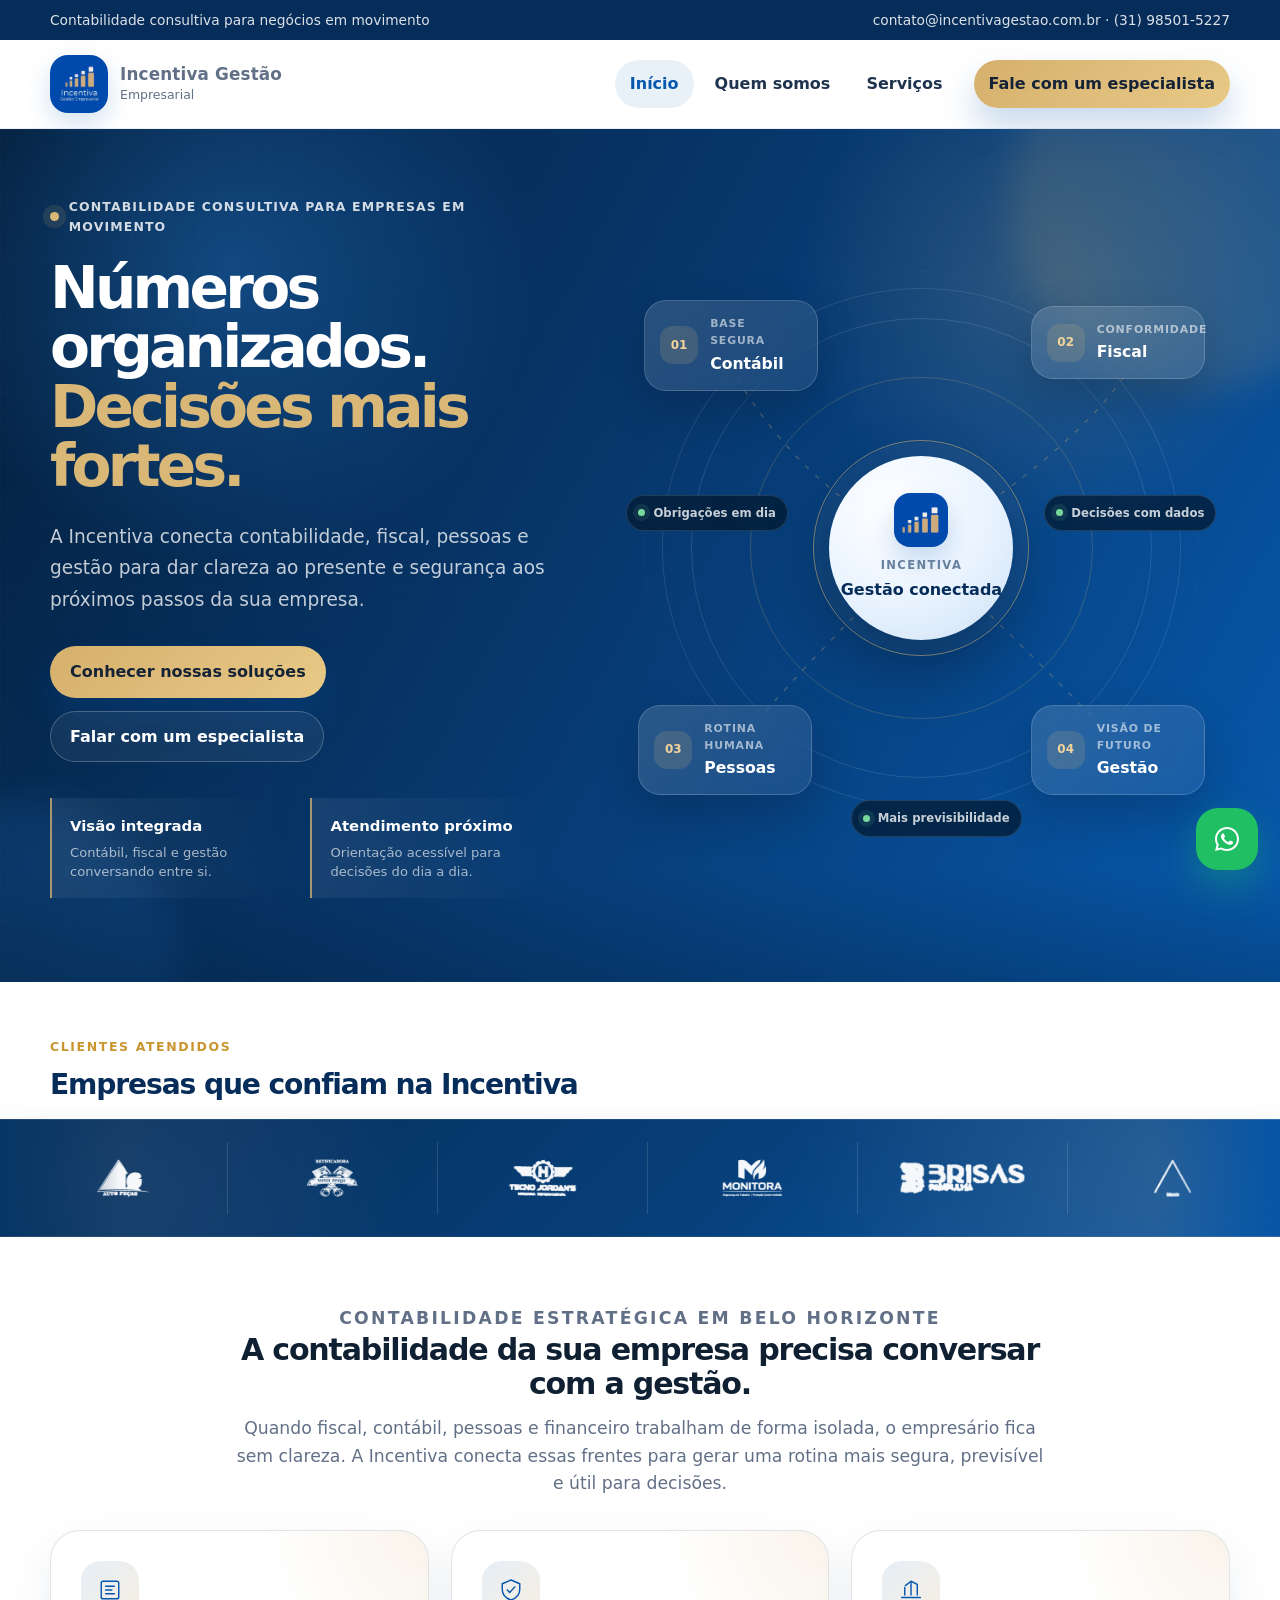
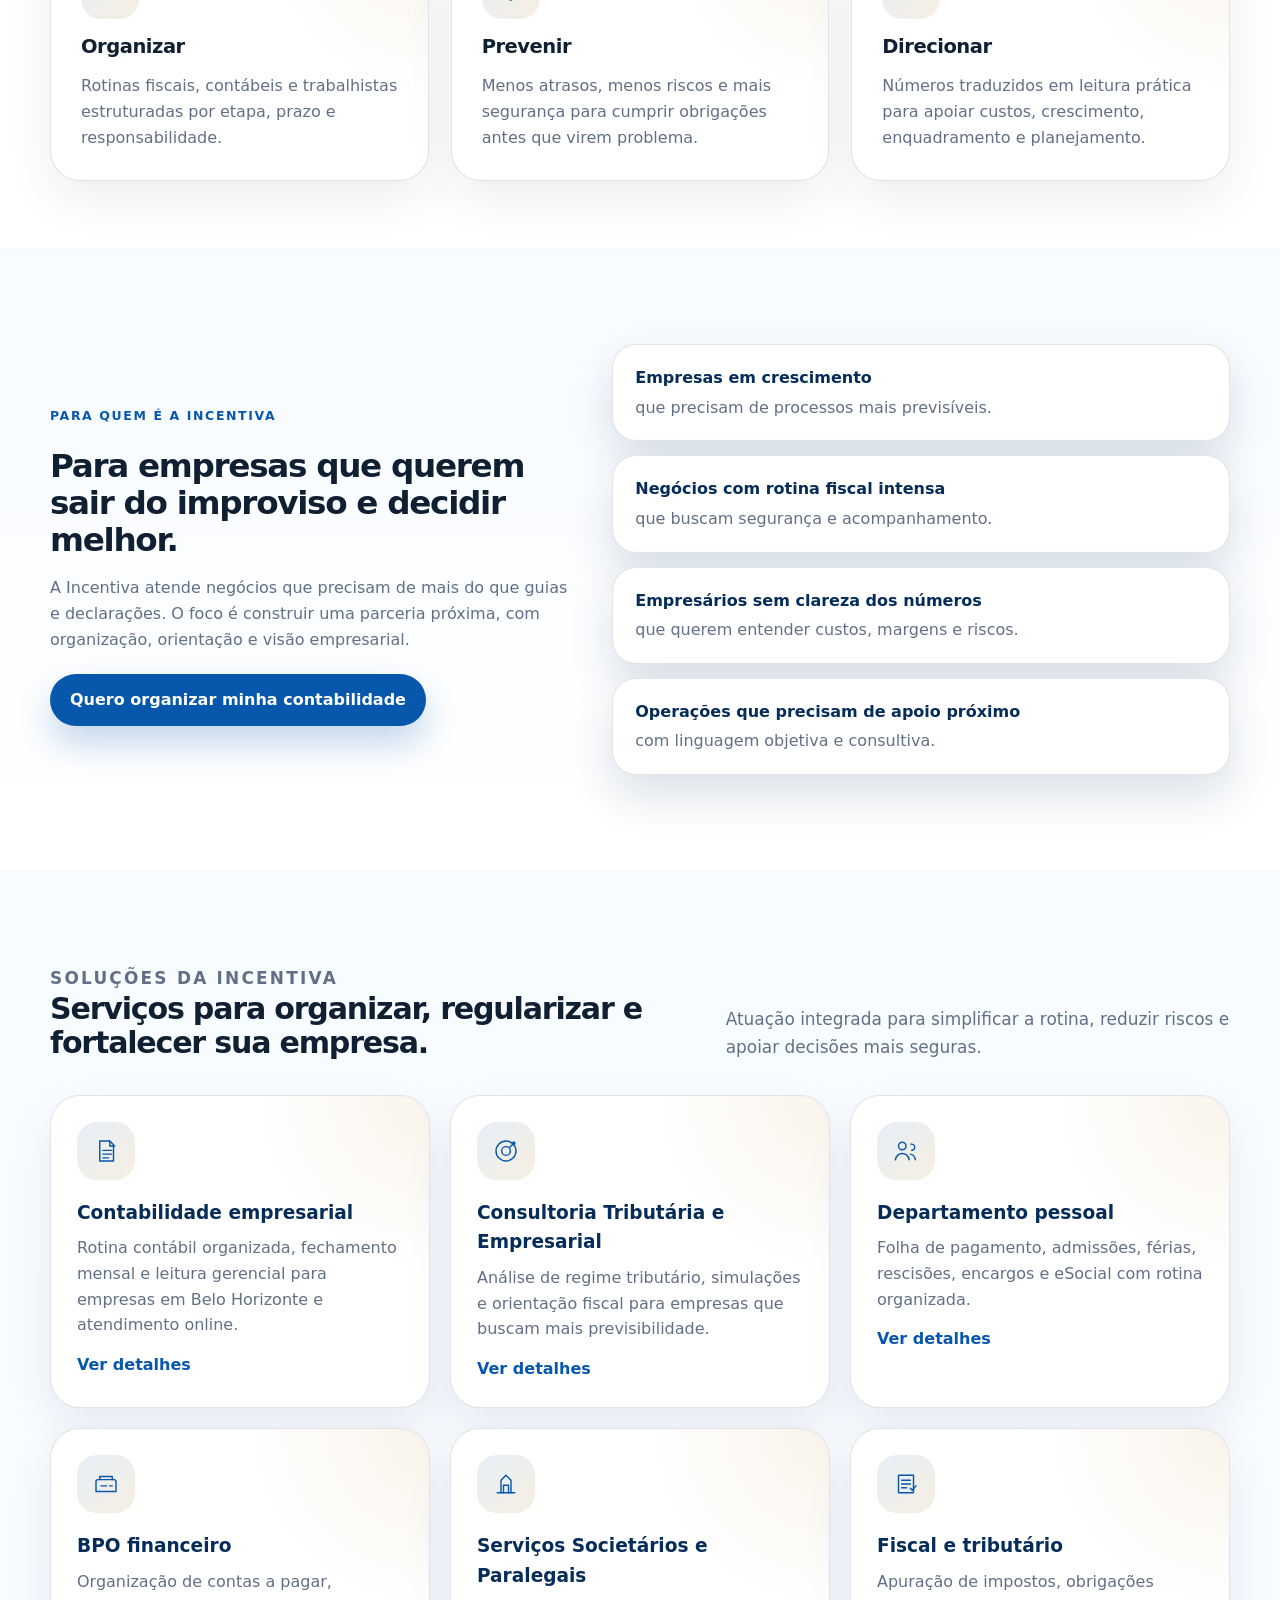
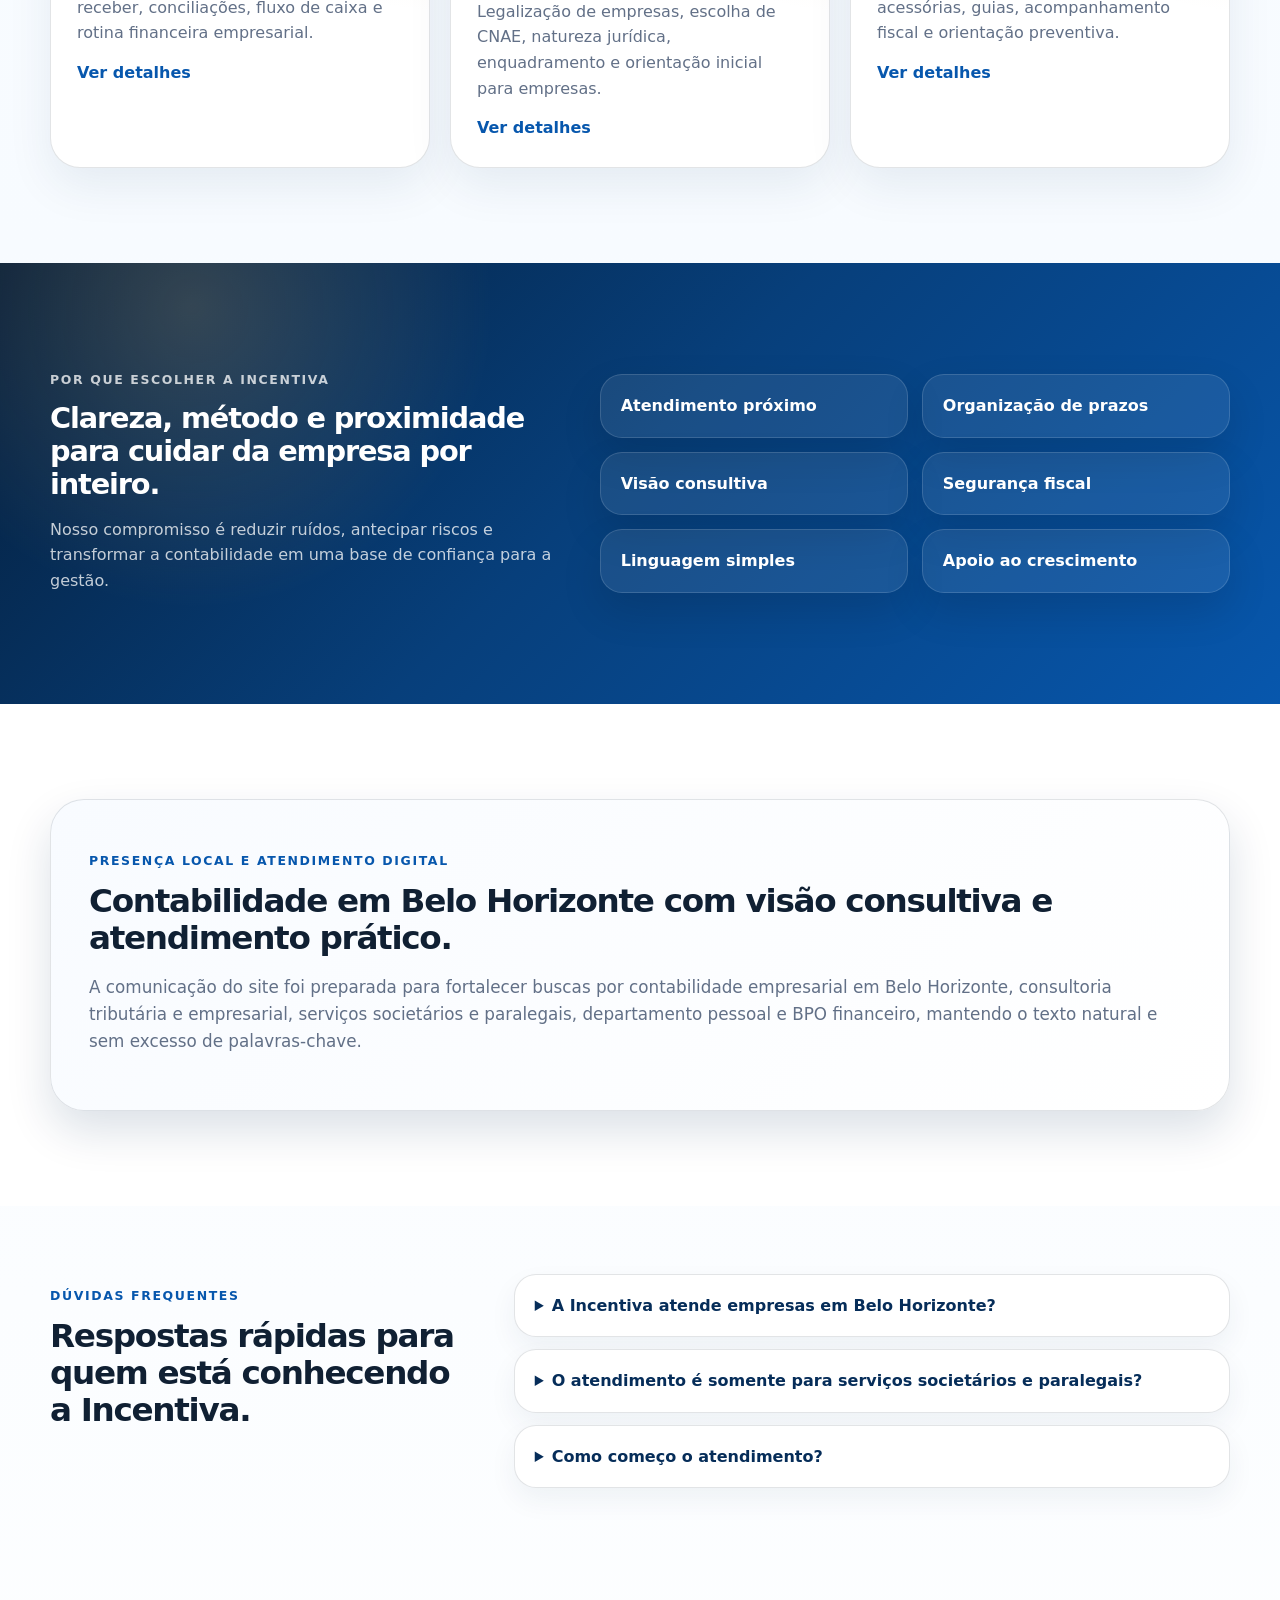
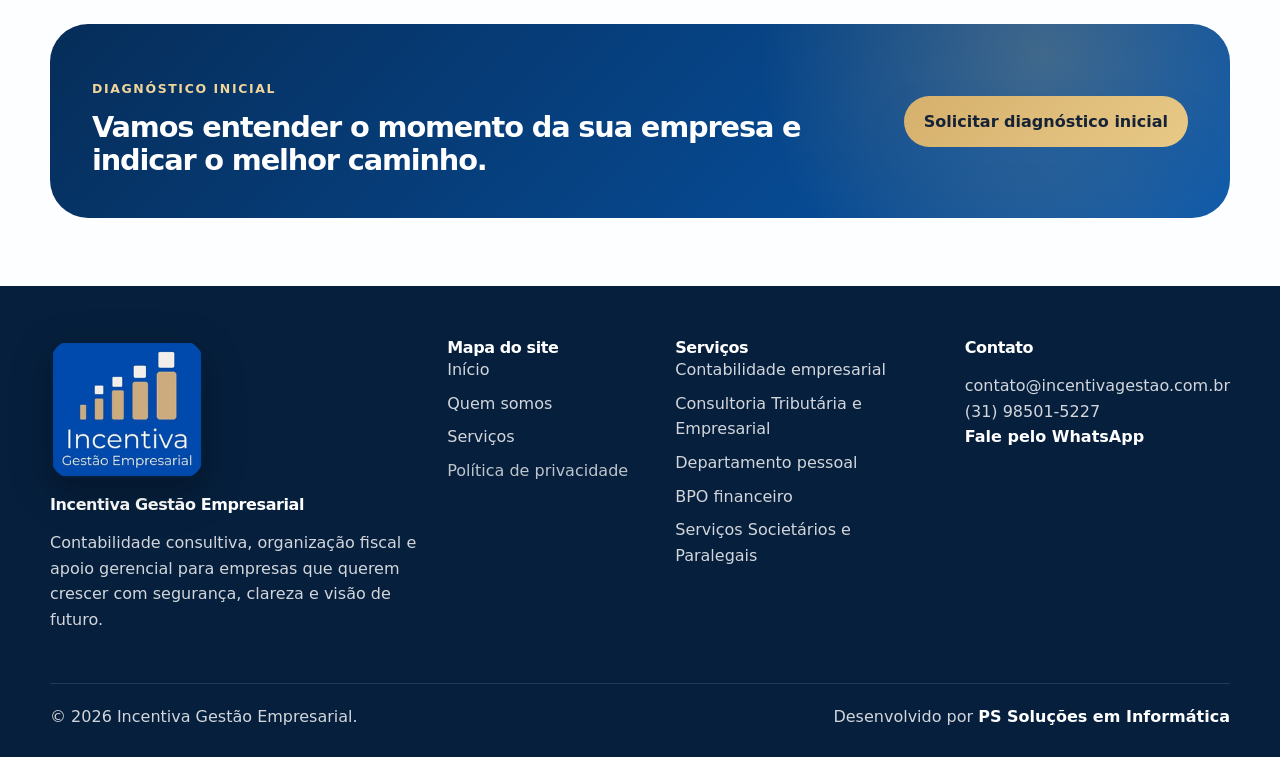
<file: index.html>
<!doctype html><html lang="pt-BR"><head><meta charset="utf-8"><meta name="viewport" content="width=device-width, initial-scale=1"><title>Contabilidade empresarial em Belo Horizonte | Incentiva Gestão</title><meta name="description" content="Contabilidade consultiva e gestão empresarial em Belo Horizonte para empresas que buscam organização fiscal, BPO financeiro e decisões mais seguras."><link rel="canonical" href="https://www.incentivagestao.com.br/"><meta name="theme-color" content="#0757ad"><meta name="site-version" content="29-footer-logo-arredondada"><meta property="og:title" content="Contabilidade empresarial em Belo Horizonte | Incentiva Gestão"><meta property="og:description" content="Contabilidade consultiva e gestão empresarial em Belo Horizonte para empresas que buscam organização fiscal, BPO financeiro e decisões mais seguras."><meta property="og:type" content="website"><meta property="og:url" content="https://www.incentivagestao.com.br/"><meta property="og:image" content="https://www.incentivagestao.com.br/assets/img/og-image.jpg"><meta property="og:image:width" content="1200"><meta property="og:image:height" content="630"><meta name="twitter:card" content="summary_large_image"><link rel="icon" type="image/png" sizes="512x512" href="https://www.incentivagestao.com.br/assets/img/favicon.png"><link rel="shortcut icon" href="https://www.incentivagestao.com.br/assets/img/favicon.png"><link rel="apple-touch-icon" href="https://www.incentivagestao.com.br/assets/img/favicon.png"><link rel="stylesheet" href="assets/css/style.css?v=29"><script type="application/ld+json">{"@context":"https://schema.org","@graph":[{"@type":["AccountingService","LocalBusiness"],"@id":"https://www.incentivagestao.com.br/#empresa","name":"Incentiva Gestão Empresarial","url":"https://www.incentivagestao.com.br/","logo":"https://www.incentivagestao.com.br/assets/img/logo-incentiva.png","image":"https://www.incentivagestao.com.br/assets/img/og-image.jpg","email":"contato@incentivagestao.com.br","telephone":"+55 31 98501-5227","address":{"@type":"PostalAddress","addressLocality":"Belo Horizonte","addressRegion":"MG","addressCountry":"BR"},"areaServed":["Belo Horizonte","Região Metropolitana de Belo Horizonte","Minas Gerais"],"description":"Contabilidade consultiva, organização fiscal, departamento pessoal, BPO financeiro e apoio gerencial para empresas."},{"@type":"WebPage","@id":"https://www.incentivagestao.com.br/#webpage","url":"https://www.incentivagestao.com.br/","name":"Contabilidade empresarial em Belo Horizonte | Incentiva Gestão","description":"Contabilidade consultiva em Belo Horizonte para empresas que buscam clareza, organização fiscal, BPO financeiro e apoio gerencial.","isPartOf":{"@type":"WebSite","@id":"https://www.incentivagestao.com.br/#website","url":"https://www.incentivagestao.com.br/","name":"Incentiva Gestão Empresarial"},"about":{"@id":"https://www.incentivagestao.com.br/#empresa","url":"https://www.incentivagestao.com.br/","logo":"https://www.incentivagestao.com.br/assets/img/logo-incentiva.png","image":"https://www.incentivagestao.com.br/assets/img/og-image.jpg","email":"contato@incentivagestao.com.br","telephone":"+55 31 98501-5227","areaServed":["Belo Horizonte","Região Metropolitana de Belo Horizonte","Minas Gerais"]}},{"@type":"FAQPage","@id":"https://www.incentivagestao.com.br/#faq","mainEntity":[{"@type":"Question","name":"A Incentiva atende empresas em Belo Horizonte?","acceptedAnswer":{"@type":"Answer","text":"Sim. A comunicação do site já está preparada para posicionar a Incentiva em Belo Horizonte/MG, com possibilidade de atendimento online para empresas de outras regiões."}},{"@type":"Question","name":"O atendimento é somente para serviços societários e paralegais?","acceptedAnswer":{"@type":"Answer","text":"Não. A Incentiva pode apoiar abertura, contabilidade empresarial, fiscal, departamento pessoal, BPO financeiro e consultoria tributária e empresarial."}},{"@type":"Question","name":"Como começo o atendimento?","acceptedAnswer":{"@type":"Answer","text":"O caminho principal é falar pelo WhatsApp para uma conversa inicial sobre o momento da empresa e os serviços mais adequados."}}]}]}</script></head><body><!-- Incentiva site version: 29-footer-logo-arredondada --><a class="skip-link" href="#conteudo">Pular para o conteúdo</a>
<div class="topbar"><div class="container"><span>Contabilidade consultiva para negócios em movimento</span><span>contato@incentivagestao.com.br · (31) 98501-5227</span></div></div>
<header class="site-header">
  <div class="container nav-wrap">
    <a class="brand" href="index.html" aria-label="Incentiva Gestão Empresarial"><img class="brand-logo" src="assets/img/logo-incentiva.png" alt="Logo Incentiva Gestão" width="526" height="526" loading="lazy"><span><strong>Incentiva Gestão</strong><span>Empresarial</span></span></a>
    <button class="menu-toggle" aria-label="Abrir menu">☰</button>
    <nav class="main-nav" aria-label="Menu principal">
      <a href="index.html">Início</a>
      <a href="quem-somos.html">Quem somos</a>
      <a href="servicos.html">Serviços</a>
      <a class="btn gold nav-cta" href="https://wa.me/5531985015227?text=Ol%C3%A1%21%20Vim%20pelo%20site%20da%20Incentiva%20e%20gostaria%20de%20falar%20com%20um%20especialista." target="_blank" rel="noopener">Fale com um especialista</a>
    </nav>
  </div>
</header><main id="conteudo"><section class="hero-orbit" aria-labelledby="hero-title">
  <div class="hero-orbit-grid-bg" aria-hidden="true"></div>
  <div class="hero-orbit-glow glow-one" aria-hidden="true"></div>
  <div class="hero-orbit-glow glow-two" aria-hidden="true"></div>

  <div class="container hero-orbit-layout">
    <div class="hero-orbit-copy reveal">
      <span class="hero-orbit-kicker"><i></i> Contabilidade consultiva para empresas em movimento</span>
      <h1 id="hero-title">Números organizados.<br><span>Decisões mais fortes.</span></h1>
      <p>A Incentiva conecta contabilidade, fiscal, pessoas e gestão para dar clareza ao presente e segurança aos próximos passos da sua empresa.</p>

      <div class="hero-orbit-actions">
        <a class="btn gold" href="servicos.html">Conhecer nossas soluções</a>
        <a class="btn hero-outline" href="https://wa.me/5531985015227" target="_blank" rel="noopener">Falar com um especialista</a>
      </div>

      <div class="hero-orbit-proof" aria-label="Diferenciais da Incentiva">
        <div><strong>Visão integrada</strong><span>Contábil, fiscal e gestão conversando entre si.</span></div>
        <div><strong>Atendimento próximo</strong><span>Orientação acessível para decisões do dia a dia.</span></div>
      </div>
    </div>

    <div class="decision-stage reveal" aria-label="Ecossistema de serviços da Incentiva">
      <div class="decision-canvas" id="decisionCanvas">
        <div class="decision-halo halo-a"></div>
        <div class="decision-halo halo-b"></div>
        <div class="decision-halo halo-c"></div>

        <svg class="decision-links" viewBox="0 0 600 600" aria-hidden="true">
          <path d="M300 300 C190 245 132 165 100 104" />
          <path d="M300 300 C408 232 486 166 520 104" />
          <path d="M300 300 C212 390 150 452 112 504" />
          <path d="M300 300 C395 392 460 455 505 505" />
        </svg>

        <div class="decision-core">
          <span class="core-ring"></span>
          <img src="assets/img/favicon.png" alt="" width="512" height="512" loading="lazy">
          <small>Incentiva</small>
          <strong>Gestão conectada</strong>
        </div>

        <article class="orbit-service service-contabil">
          <span>01</span><div><small>Base segura</small><strong>Contábil</strong></div>
        </article>
        <article class="orbit-service service-fiscal">
          <span>02</span><div><small>Conformidade</small><strong>Fiscal</strong></div>
        </article>
        <article class="orbit-service service-pessoas">
          <span>03</span><div><small>Rotina humana</small><strong>Pessoas</strong></div>
        </article>
        <article class="orbit-service service-gestao">
          <span>04</span><div><small>Visão de futuro</small><strong>Gestão</strong></div>
        </article>

        <div class="decision-signal signal-one"><i></i><span>Obrigações em dia</span></div>
        <div class="decision-signal signal-two"><i></i><span>Decisões com dados</span></div>
        <div class="decision-signal signal-three"><i></i><span>Mais previsibilidade</span></div>
      </div>
    </div>
  </div>
</section>

<section class="client-marquee-section" aria-labelledby="clientes-title">
  <div class="container client-marquee-card">
    <div class="client-marquee-header">
      <div>
        <p class="kicker kicker-light">Clientes atendidos</p>
        <h2 id="clientes-title">Empresas que confiam na Incentiva</h2>
      </div>
    </div>
    <div class="client-marquee-shell">
      <div class="client-marquee-fade fade-left" aria-hidden="true"></div>
      <div class="client-marquee-fade fade-right" aria-hidden="true"></div>
      <div class="client-marquee-track">
        <div class="client-logo-item"><img src="assets/img/clientes/mg-auto-pecas.png" alt="Logo de MG Auto Peças" loading="lazy" width="360" height="140"></div>
<div class="client-logo-item"><img src="assets/img/clientes/retificadora-weto-fraga.png" alt="Logo de Retificadora Weto Fraga" loading="lazy" width="360" height="140"></div>
<div class="client-logo-item"><img src="assets/img/clientes/tecno-jordans.png" alt="Logo de Tecno Jordan's" loading="lazy" width="360" height="140"></div>
<div class="client-logo-item"><img src="assets/img/clientes/monitora.png" alt="Logo de Monitora" loading="lazy" width="360" height="140"></div>
<div class="client-logo-item"><img src="assets/img/clientes/brisas-pampulha.png" alt="Logo de Brisas Pampulha" loading="lazy" width="360" height="140"></div>
<div class="client-logo-item"><img src="assets/img/clientes/triangle.png" alt="Logo de Triangle" loading="lazy" width="360" height="140"></div>
<div class="client-logo-item"><img src="assets/img/clientes/uaibag.png" alt="Logo de Uaibag" loading="lazy" width="360" height="140"></div>
<div class="client-logo-item"><img src="assets/img/clientes/legumes-dhii.png" alt="Logo de Legumes D'Hii" loading="lazy" width="360" height="140"></div>
<div class="client-logo-item"><img src="assets/img/clientes/allegro.png" alt="Logo de Allegro" loading="lazy" width="360" height="140"></div>
<div class="client-logo-item"><img src="assets/img/clientes/solucoes.png" alt="Logo de S Soluções" loading="lazy" width="360" height="140"></div>
<div class="client-logo-item"><img src="assets/img/clientes/ps-info.png" alt="Logo de PS Info" loading="lazy" width="360" height="140"></div>
<div class="client-logo-item"><img src="assets/img/clientes/bhtz-telecom.png" alt="Logo de BHTZ Telecom" loading="lazy" width="360" height="140"></div>
<div class="client-logo-item"><img src="assets/img/clientes/ars-centro-automotivo.png" alt="Logo de ARS Centro Automotivo" loading="lazy" width="360" height="140"></div>
<div class="client-logo-item"><img src="assets/img/clientes/fgti-solucoes-administrativas.png" alt="Logo de FGTI Soluções Administrativas" loading="lazy" width="360" height="140"></div>
<div class="client-logo-item"><img src="assets/img/clientes/laila-brand-shop.png" alt="Logo de Laila Brand Shop" loading="lazy" width="360" height="140"></div>
<div class="client-logo-item"><img src="assets/img/clientes/espeto-do-paulista.png" alt="Logo de Espeto do Paulista" loading="lazy" width="360" height="140"></div>
<div class="client-logo-item"><img src="assets/img/clientes/ms-pneumaticas.png" alt="Logo de MS Pneumáticas" loading="lazy" width="360" height="140"></div>
<div class="client-logo-item"><img src="assets/img/clientes/msba.png" alt="Logo de MSBA" loading="lazy" width="360" height="140"></div>
<div class="client-logo-item"><img src="assets/img/clientes/otica-preco-justo.png" alt="Logo de Ótica Preço Justo" loading="lazy" width="360" height="140"></div>
<div class="client-logo-item"><img src="assets/img/clientes/papel-and-co.png" alt="Logo de Papel & Co." loading="lazy" width="360" height="140"></div>
        <div class="client-logo-item" aria-hidden="true"><img src="assets/img/clientes/mg-auto-pecas.png" alt="" loading="lazy" width="360" height="140"></div>
<div class="client-logo-item" aria-hidden="true"><img src="assets/img/clientes/retificadora-weto-fraga.png" alt="" loading="lazy" width="360" height="140"></div>
<div class="client-logo-item" aria-hidden="true"><img src="assets/img/clientes/tecno-jordans.png" alt="" loading="lazy" width="360" height="140"></div>
<div class="client-logo-item" aria-hidden="true"><img src="assets/img/clientes/monitora.png" alt="" loading="lazy" width="360" height="140"></div>
<div class="client-logo-item" aria-hidden="true"><img src="assets/img/clientes/brisas-pampulha.png" alt="" loading="lazy" width="360" height="140"></div>
<div class="client-logo-item" aria-hidden="true"><img src="assets/img/clientes/triangle.png" alt="" loading="lazy" width="360" height="140"></div>
<div class="client-logo-item" aria-hidden="true"><img src="assets/img/clientes/uaibag.png" alt="" loading="lazy" width="360" height="140"></div>
<div class="client-logo-item" aria-hidden="true"><img src="assets/img/clientes/legumes-dhii.png" alt="" loading="lazy" width="360" height="140"></div>
<div class="client-logo-item" aria-hidden="true"><img src="assets/img/clientes/allegro.png" alt="" loading="lazy" width="360" height="140"></div>
<div class="client-logo-item" aria-hidden="true"><img src="assets/img/clientes/solucoes.png" alt="" loading="lazy" width="360" height="140"></div>
<div class="client-logo-item" aria-hidden="true"><img src="assets/img/clientes/ps-info.png" alt="" loading="lazy" width="360" height="140"></div>
<div class="client-logo-item" aria-hidden="true"><img src="assets/img/clientes/bhtz-telecom.png" alt="" loading="lazy" width="360" height="140"></div>
<div class="client-logo-item" aria-hidden="true"><img src="assets/img/clientes/ars-centro-automotivo.png" alt="" loading="lazy" width="360" height="140"></div>
<div class="client-logo-item" aria-hidden="true"><img src="assets/img/clientes/fgti-solucoes-administrativas.png" alt="" loading="lazy" width="360" height="140"></div>
<div class="client-logo-item" aria-hidden="true"><img src="assets/img/clientes/laila-brand-shop.png" alt="" loading="lazy" width="360" height="140"></div>
<div class="client-logo-item" aria-hidden="true"><img src="assets/img/clientes/espeto-do-paulista.png" alt="" loading="lazy" width="360" height="140"></div>
<div class="client-logo-item" aria-hidden="true"><img src="assets/img/clientes/ms-pneumaticas.png" alt="" loading="lazy" width="360" height="140"></div>
<div class="client-logo-item" aria-hidden="true"><img src="assets/img/clientes/msba.png" alt="" loading="lazy" width="360" height="140"></div>
<div class="client-logo-item" aria-hidden="true"><img src="assets/img/clientes/otica-preco-justo.png" alt="" loading="lazy" width="360" height="140"></div>
<div class="client-logo-item" aria-hidden="true"><img src="assets/img/clientes/papel-and-co.png" alt="" loading="lazy" width="360" height="140"></div>
      </div>
    </div>
  </div>
</section>

<section class="section compact after-hero">
  <div class="container">
    <div class="section-intro reveal">
      <p class="kicker">Contabilidade estratégica em Belo Horizonte</p>
      <h2>A contabilidade da sua empresa precisa conversar com a gestão.</h2>
      <p>Quando fiscal, contábil, pessoas e financeiro trabalham de forma isolada, o empresário fica sem clareza. A Incentiva conecta essas frentes para gerar uma rotina mais segura, previsível e útil para decisões.</p>
    </div>
    <div class="grid three orbit-card-grid">
      <article class="orbit-card reveal"><span class="icon-line"><svg viewBox="0 0 48 48" aria-hidden="true"><path d="M13 10h22a3 3 0 0 1 3 3v22a3 3 0 0 1-3 3H13a3 3 0 0 1-3-3V13a3 3 0 0 1 3-3Z"/><path d="M17 18h14M17 24h10M17 30h14"/></svg></span><h3>Organizar</h3><p>Rotinas fiscais, contábeis e trabalhistas estruturadas por etapa, prazo e responsabilidade.</p></article>
      <article class="orbit-card reveal"><span class="icon-line"><svg viewBox="0 0 48 48" aria-hidden="true"><path d="M24 8 38 14v9c0 9-6 14-14 17-8-3-14-8-14-17v-9l14-6Z"/><path d="m18 24 4 4 8-9"/></svg></span><h3>Prevenir</h3><p>Menos atrasos, menos riscos e mais segurança para cumprir obrigações antes que virem problema.</p></article>
      <article class="orbit-card reveal"><span class="icon-line"><svg viewBox="0 0 48 48" aria-hidden="true"><path d="M9 36h30"/><path d="M14 32V20m10 12V12m10 20V16"/><path d="m15 17 9-7 10 5"/></svg></span><h3>Direcionar</h3><p>Números traduzidos em leitura prática para apoiar custos, crescimento, enquadramento e planejamento.</p></article>
    </div>
  </div>
</section>
<section class="section soft-section">
  <div class="container target-grid">
    <div class="target-copy reveal"><p class="kicker">Para quem é a Incentiva</p><h2>Para empresas que querem sair do improviso e decidir melhor.</h2><p class="muted">A Incentiva atende negócios que precisam de mais do que guias e declarações. O foco é construir uma parceria próxima, com organização, orientação e visão empresarial.</p><a class="btn" href="https://wa.me/5531985015227?text=Ol%C3%A1%21%20Quero%20organizar%20minha%20contabilidade%20com%20a%20Incentiva." target="_blank" rel="noopener">Quero organizar minha contabilidade</a></div>
    <div class="target-list reveal"><div><strong>Empresas em crescimento</strong><span>que precisam de processos mais previsíveis.</span></div><div><strong>Negócios com rotina fiscal intensa</strong><span>que buscam segurança e acompanhamento.</span></div><div><strong>Empresários sem clareza dos números</strong><span>que querem entender custos, margens e riscos.</span></div><div><strong>Operações que precisam de apoio próximo</strong><span>com linguagem objetiva e consultiva.</span></div></div>
  </div>
</section>
<section class="section">
  <div class="container">
    <div class="section-head"><div><p class="kicker">Soluções da Incentiva</p><h2>Serviços para organizar, regularizar e fortalecer sua empresa.</h2></div><p>Atuação integrada para simplificar a rotina, reduzir riscos e apoiar decisões mais seguras.</p></div>
    <div class="service-link-grid"><a class="service-link-card reveal" href="contabilidade-empresarial.html"><span class="icon-line"><svg viewBox="0 0 48 48" aria-hidden="true"><path d="M14 8h16l6 6v26H14Z"/><path d="M30 8v8h8M19 23h14M19 29h14M19 35h9"/></svg></span><strong>Contabilidade empresarial</strong><p>Rotina contábil organizada, fechamento mensal e leitura gerencial para empresas em Belo Horizonte e atendimento online.</p><em>Ver detalhes</em></a><a class="service-link-card reveal" href="consultoria-tributaria-empresarial.html"><span class="icon-line"><svg viewBox="0 0 48 48" aria-hidden="true"><path d="M24 40a16 16 0 1 0 0-32 16 16 0 0 0 0 32Z"/><path d="M24 31a7 7 0 1 0 0-14 7 7 0 0 0 0 14Z"/><path d="m30 18 8-8M35 10h3v3"/></svg></span><strong>Consultoria Tributária e Empresarial</strong><p>Análise de regime tributário, simulações e orientação fiscal para empresas que buscam mais previsibilidade.</p><em>Ver detalhes</em></a><a class="service-link-card reveal" href="departamento-pessoal.html"><span class="icon-line"><svg viewBox="0 0 48 48" aria-hidden="true"><path d="M18 22a6 6 0 1 0 0-12 6 6 0 0 0 0 12Z"/><path d="M7 38c1.5-7 6-10 11-10s9.5 3 11 10"/><path d="M33 23a5 5 0 1 0-1-9.9"/><path d="M31 29c4 .6 7 3.4 8 9"/></svg></span><strong>Departamento pessoal</strong><p>Folha de pagamento, admissões, férias, rescisões, encargos e eSocial com rotina organizada.</p><em>Ver detalhes</em></a><a class="service-link-card reveal" href="bpo-financeiro.html"><span class="icon-line"><svg viewBox="0 0 48 48" aria-hidden="true"><path d="M11 17h26a3 3 0 0 1 3 3v16H8V20a3 3 0 0 1 3-3Z"/><path d="M14 17v-5h20v5"/><path d="M16 27h9M30 27h4"/></svg></span><strong>BPO financeiro</strong><p>Organização de contas a pagar, receber, conciliações, fluxo de caixa e rotina financeira empresarial.</p><em>Ver detalhes</em></a><a class="service-link-card reveal" href="servicos-societarios-paralegais.html"><span class="icon-line"><svg viewBox="0 0 48 48" aria-hidden="true"><path d="M10 38h28"/><path d="M16 38V18l8-8 8 8v20"/><path d="M20 38V26h8v12"/></svg></span><strong>Serviços Societários e Paralegais</strong><p>Legalização de empresas, escolha de CNAE, natureza jurídica, enquadramento e orientação inicial para empresas.</p><em>Ver detalhes</em></a><a class="service-link-card reveal" href="fiscal-tributario.html"><span class="icon-line"><svg viewBox="0 0 48 48" aria-hidden="true"><path d="M12 10h24v28H12Z"/><path d="M17 18h14M17 24h14M17 30h8"/><path d="M31 31l3 3 6-7"/></svg></span><strong>Fiscal e tributário</strong><p>Apuração de impostos, obrigações acessórias, guias, acompanhamento fiscal e orientação preventiva.</p><em>Ver detalhes</em></a></div>
  </div>
</section>
<section class="section dark-trust">
  <div class="container trust-layout">
    <div class="reveal"><p class="kicker kicker-gold">Por que escolher a Incentiva</p><h2>Clareza, método e proximidade para cuidar da empresa por inteiro.</h2><p>Nosso compromisso é reduzir ruídos, antecipar riscos e transformar a contabilidade em uma base de confiança para a gestão.</p></div>
    <div class="trust-grid reveal"><span>Atendimento próximo</span><span>Organização de prazos</span><span>Visão consultiva</span><span>Segurança fiscal</span><span>Linguagem simples</span><span>Apoio ao crescimento</span></div>
  </div>
</section>
<section class="section seo-local">
  <div class="container seo-local-card reveal">
    <p class="kicker">Presença local e atendimento digital</p>
    <h2>Contabilidade em Belo Horizonte com visão consultiva e atendimento prático.</h2>
    <p>A comunicação do site foi preparada para fortalecer buscas por contabilidade empresarial em Belo Horizonte, consultoria tributária e empresarial, serviços societários e paralegais, departamento pessoal e BPO financeiro, mantendo o texto natural e sem excesso de palavras-chave.</p>
  </div>
</section>
<section class="section compact faq-section">
  <div class="container faq-grid">
    <div class="reveal"><p class="kicker">Dúvidas frequentes</p><h2>Respostas rápidas para quem está conhecendo a Incentiva.</h2></div>
    <div class="faq-list reveal"><details><summary>A Incentiva atende empresas em Belo Horizonte?</summary><p>Sim. A comunicação do site já está preparada para posicionar a Incentiva em Belo Horizonte/MG, com possibilidade de atendimento online para empresas de outras regiões.</p></details><details><summary>O atendimento é somente para serviços societários e paralegais?</summary><p>Não. A Incentiva pode apoiar abertura, contabilidade empresarial, fiscal, departamento pessoal, BPO financeiro e consultoria tributária e empresarial.</p></details><details><summary>Como começo o atendimento?</summary><p>O caminho principal é falar pelo WhatsApp para uma conversa inicial sobre o momento da empresa e os serviços mais adequados.</p></details></div>
  </div>
</section>
<section class="section compact">
  <div class="container band reveal"><div><p class="kicker kicker-gold">Diagnóstico inicial</p><h2>Vamos entender o momento da sua empresa e indicar o melhor caminho.</h2></div><a class="btn gold" href="https://wa.me/5531985015227?text=Ol%C3%A1%21%20Gostaria%20de%20solicitar%20um%20diagn%C3%B3stico%20inicial%20para%20minha%20empresa." target="_blank" rel="noopener">Solicitar diagnóstico inicial</a></div>
</section></main><footer class="site-footer"><div class="container footer-grid footer-grid-v11"><div><img class="footer-logo" src="assets/img/footer-logo-incentiva.png" alt="Logo Incentiva Gestão Empresarial" width="220" height="199" loading="lazy"><h3>Incentiva Gestão Empresarial</h3><p>Contabilidade consultiva, organização fiscal e apoio gerencial para empresas que querem crescer com segurança, clareza e visão de futuro.</p></div><div><h3>Mapa do site</h3><nav class="footer-links"><a href="index.html">Início</a><a href="quem-somos.html">Quem somos</a><a href="servicos.html">Serviços</a><a href="politica-de-privacidade.html">Política de privacidade</a></nav></div><div><h3>Serviços</h3><nav class="footer-links"><a href="contabilidade-empresarial.html">Contabilidade empresarial</a><a href="consultoria-tributaria-empresarial.html">Consultoria Tributária e Empresarial</a><a href="departamento-pessoal.html">Departamento pessoal</a><a href="bpo-financeiro.html">BPO financeiro</a><a href="servicos-societarios-paralegais.html">Serviços Societários e Paralegais</a></nav></div><div><h3>Contato</h3><p>contato@incentivagestao.com.br<br>(31) 98501-5227<br><a href="https://wa.me/5531985015227?text=Ol%C3%A1%21%20Gostaria%20de%20conversar%20sobre%20minha%20empresa." target="_blank" rel="noopener">Fale pelo WhatsApp</a></p></div></div><div class="container dev"><span>© 2026 Incentiva Gestão Empresarial.</span><span>Desenvolvido por <a href="https://www.psinformatica.com.br" target="_blank" rel="noopener">PS Soluções em Informática</a></span></div></footer>
<a class="whatsapp-float" href="https://wa.me/5531985015227?text=Ol%C3%A1%21%20Vim%20pelo%20site%20da%20Incentiva%20e%20quero%20falar%20com%20um%20especialista." target="_blank" rel="noopener" aria-label="Falar no WhatsApp"><span class="whatsapp-bubble">Fale agora com um dos nossos especialistas</span><span class="whatsapp-btn" aria-hidden="true"><svg viewBox="0 0 32 32" fill="currentColor" xmlns="http://www.w3.org/2000/svg"><path d="M16.001 3.2c-7.068 0-12.8 5.729-12.8 12.797 0 2.263.595 4.474 1.725 6.42L3.2 28.8l6.545-1.676a12.74 12.74 0 0 0 6.256 1.673h.005c7.066 0 12.794-5.729 12.794-12.799C28.8 8.93 23.069 3.2 16.001 3.2Zm0 23.496h-.004a10.63 10.63 0 0 1-5.42-1.49l-.389-.231-3.885.995 1.037-3.788-.253-.392A10.615 10.615 0 0 1 5.37 16c0-5.86 4.768-10.629 10.631-10.629 2.84.001 5.509 1.107 7.517 3.115 2.008 2.008 3.115 4.68 3.113 7.517 0 5.862-4.768 10.631-10.63 10.631Zm5.83-7.958c-.319-.16-1.888-.93-2.18-1.037-.292-.106-.505-.16-.718.16-.213.319-.824 1.037-1.01 1.25-.186.213-.372.24-.691.08-.319-.16-1.348-.497-2.566-1.584-.948-.845-1.589-1.888-1.775-2.207-.186-.319-.02-.491.14-.65.144-.143.319-.372.478-.558.16-.186.213-.319.319-.532.106-.213.053-.399-.027-.558-.08-.16-.718-1.729-.984-2.366-.26-.623-.524-.538-.718-.547l-.611-.011c-.213 0-.558.08-.85.399-.292.319-1.116 1.09-1.116 2.658 0 1.569 1.143 3.085 1.302 3.298.16.213 2.25 3.437 5.451 4.816.761.328 1.355.524 1.818.671.764.243 1.46.209 2.01.127.613-.091 1.888-.771 2.154-1.516.266-.745.266-1.383.186-1.516-.08-.133-.292-.213-.611-.372Z"/></svg></span></a><script src="assets/js/main.js?v=29"></script></body></html>
</file>
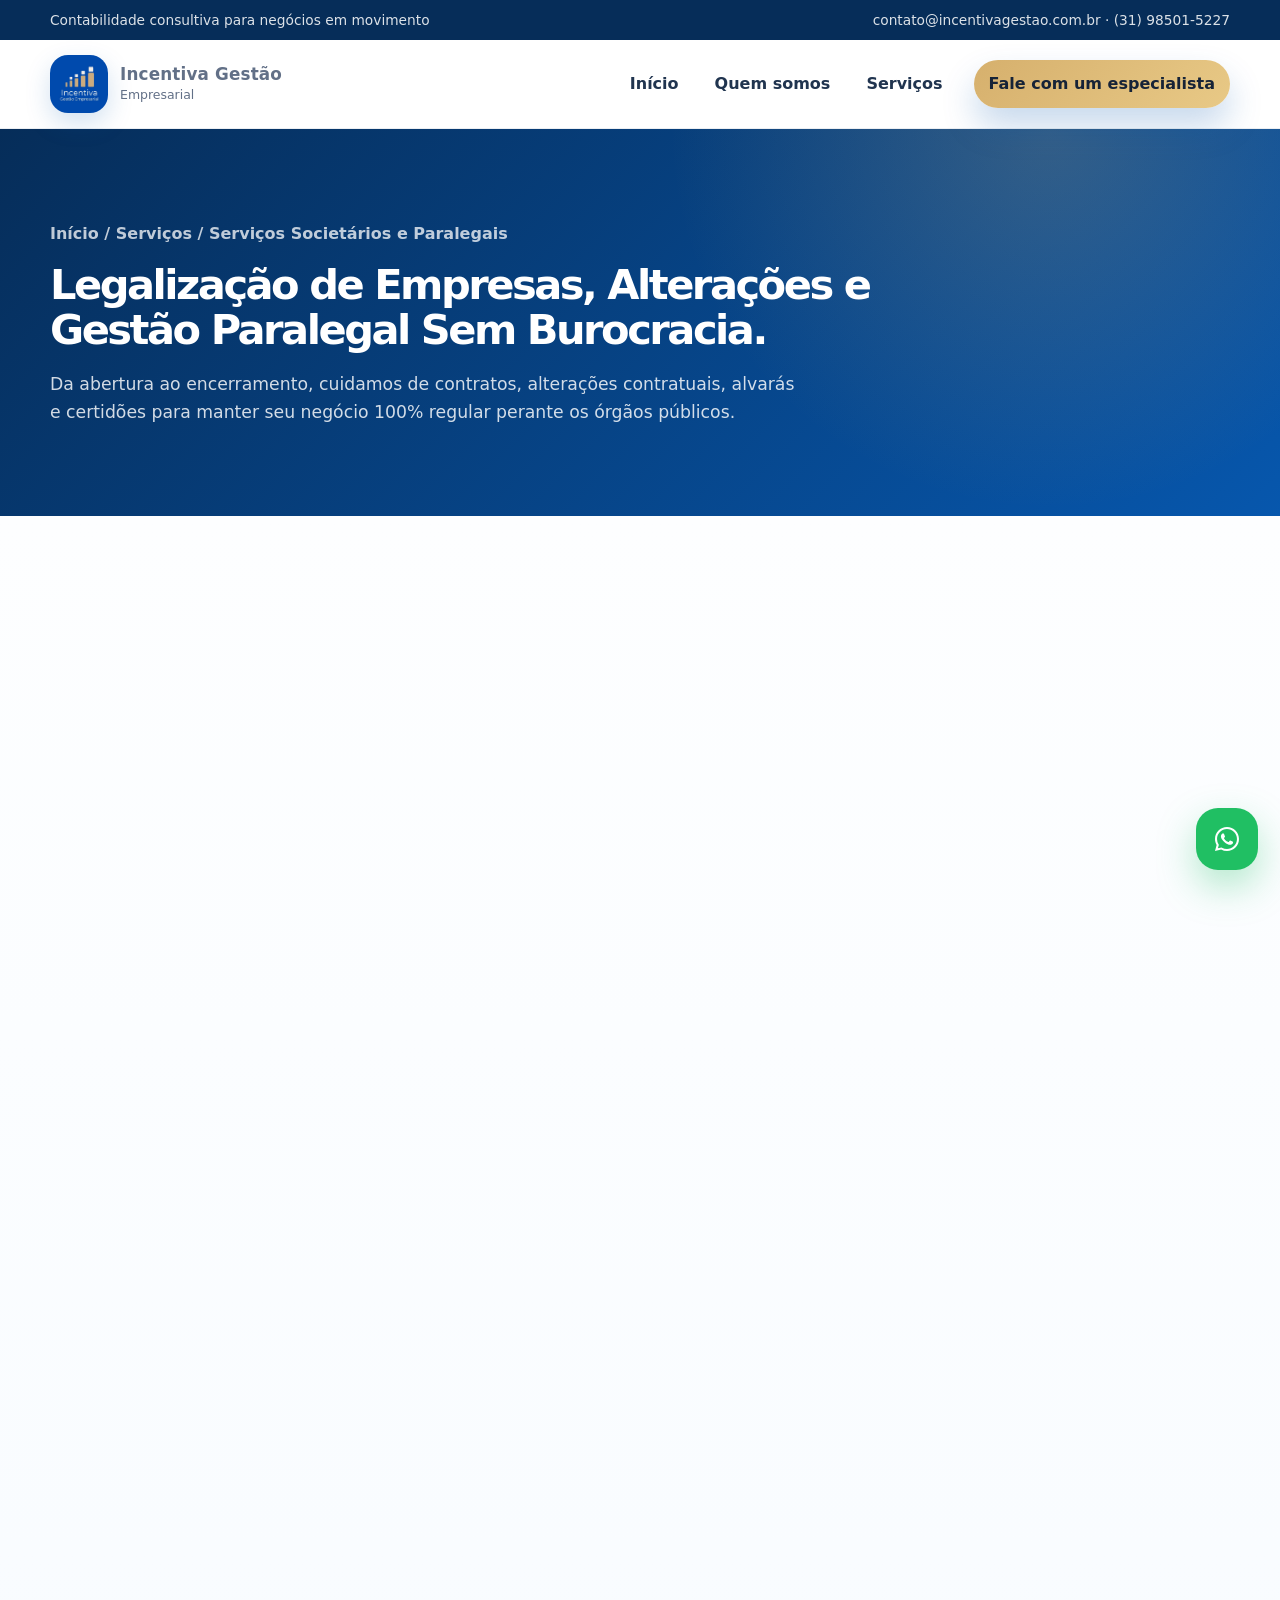
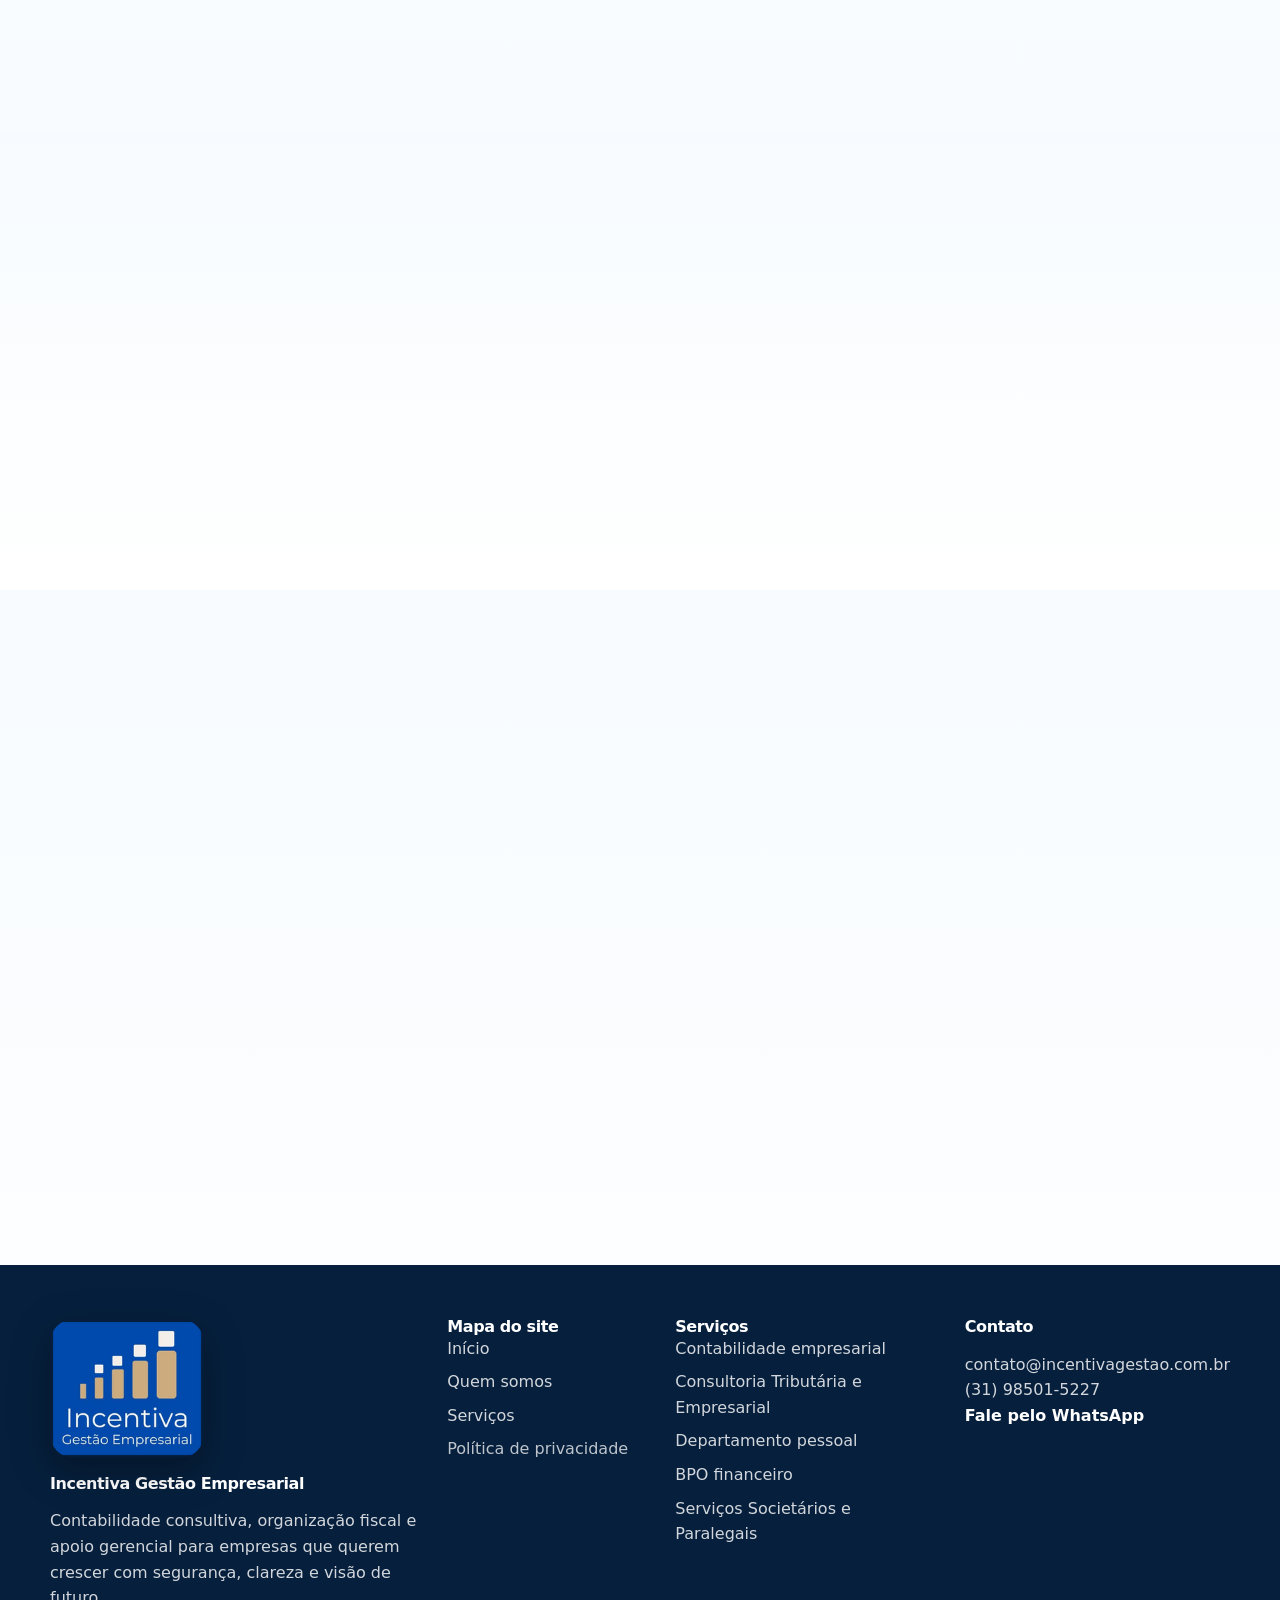
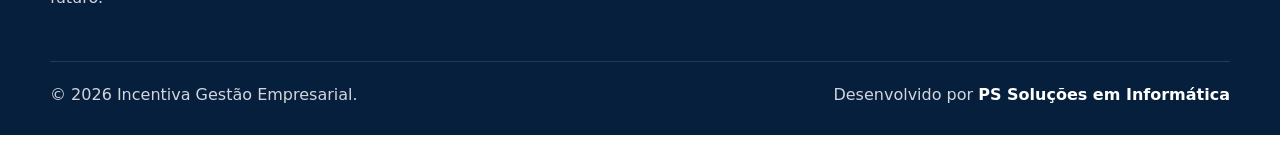
<file: abertura-de-empresa.html>
<!doctype html><html lang="pt-BR"><head><meta charset="utf-8"><meta name="robots" content="noindex,follow"><meta http-equiv="refresh" content="0; url=servicos-societarios-paralegais.html"><title>Redirecionando | Incentiva Gestão</title><link rel="canonical" href="https://www.incentivagestao.com.br/servicos-societarios-paralegais.html"></head><body><p>Redirecionando para <a href="servicos-societarios-paralegais.html">Serviços Societários e Paralegais</a>.</p></body></html>
</file>
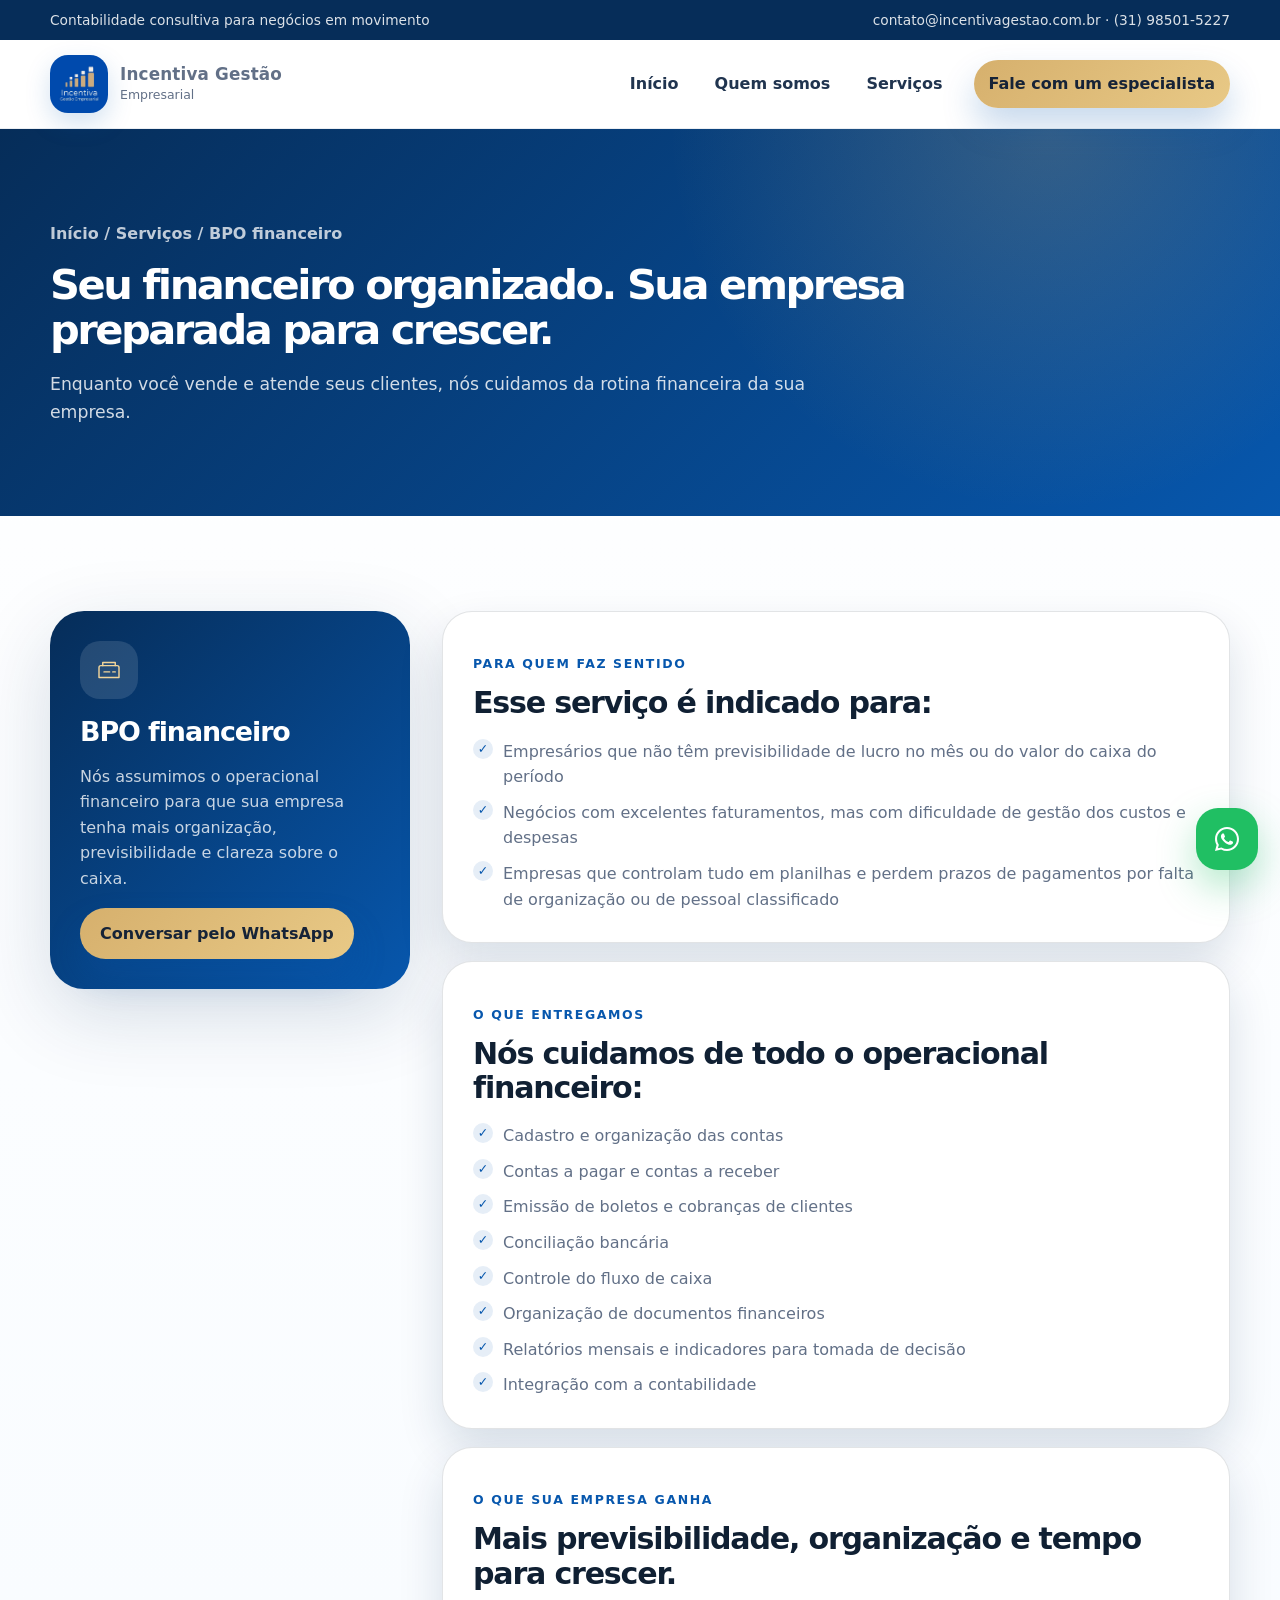
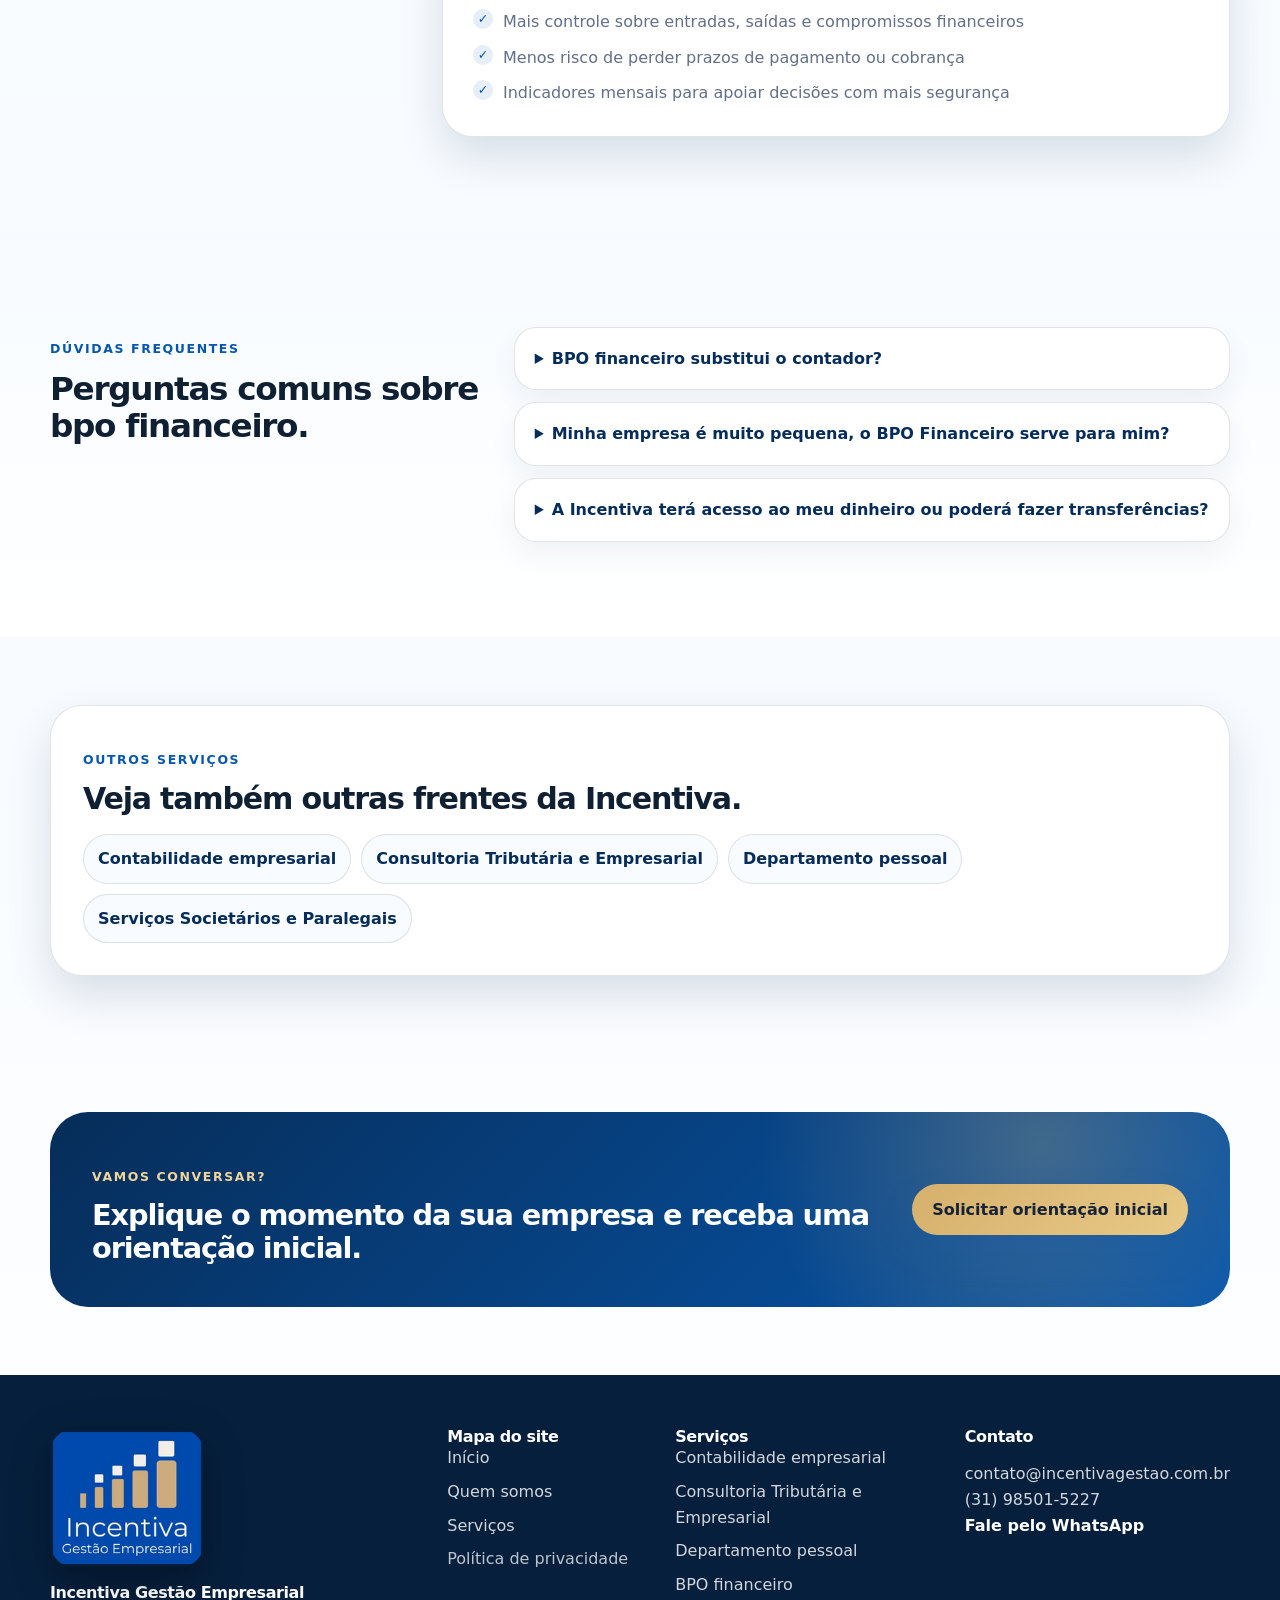
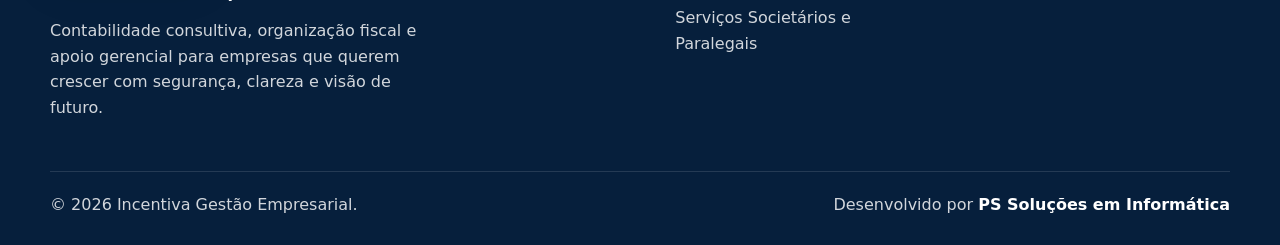
<file: bpo-financeiro.html>
<!doctype html><html lang="pt-BR"><head><meta charset="utf-8"><meta name="viewport" content="width=device-width, initial-scale=1"><title>BPO Financeiro para empresas | Incentiva Gestão</title><meta name="description" content="Organize contas a pagar, receber, cobranças, conciliação bancária e fluxo de caixa com o BPO Financeiro da Incentiva Gestão."><link rel="canonical" href="https://www.incentivagestao.com.br/bpo-financeiro.html"><meta name="theme-color" content="#0757ad"><meta name="site-version" content="29-footer-logo-arredondada"><meta property="og:title" content="BPO Financeiro para empresas | Incentiva Gestão"><meta property="og:description" content="Organize contas a pagar, receber, cobranças, conciliação bancária e fluxo de caixa com o BPO Financeiro da Incentiva Gestão."><meta property="og:type" content="website"><meta property="og:url" content="https://www.incentivagestao.com.br/bpo-financeiro.html"><meta property="og:image" content="https://www.incentivagestao.com.br/assets/img/og-image.jpg"><meta property="og:image:width" content="1200"><meta property="og:image:height" content="630"><meta name="twitter:card" content="summary_large_image"><link rel="icon" type="image/png" sizes="512x512" href="https://www.incentivagestao.com.br/assets/img/favicon.png"><link rel="shortcut icon" href="https://www.incentivagestao.com.br/assets/img/favicon.png"><link rel="apple-touch-icon" href="https://www.incentivagestao.com.br/assets/img/favicon.png"><link rel="stylesheet" href="assets/css/style.css?v=29"><script type="application/ld+json">{"@context":"https://schema.org","@graph":[{"@type":["AccountingService","LocalBusiness"],"@id":"https://www.incentivagestao.com.br/#empresa","name":"Incentiva Gestão Empresarial","url":"https://www.incentivagestao.com.br/","logo":"https://www.incentivagestao.com.br/assets/img/logo-incentiva.png","image":"https://www.incentivagestao.com.br/assets/img/og-image.jpg","email":"contato@incentivagestao.com.br","telephone":"+55 31 98501-5227","address":{"@type":"PostalAddress","addressLocality":"Belo Horizonte","addressRegion":"MG","addressCountry":"BR"},"areaServed":["Belo Horizonte","Região Metropolitana de Belo Horizonte","Minas Gerais"],"description":"Contabilidade consultiva, organização fiscal, departamento pessoal, BPO financeiro e apoio gerencial para empresas."},{"@type":"WebPage","@id":"https://www.incentivagestao.com.br/bpo-financeiro.html#webpage","url":"https://www.incentivagestao.com.br/bpo-financeiro.html","name":"BPO financeiro para empresas | Incentiva Gestão","description":"BPO financeiro para organizar contas a pagar, receber, cobranças, conciliação bancária, fluxo de caixa e relatórios de decisão.","isPartOf":{"@type":"WebSite","@id":"https://www.incentivagestao.com.br/#website","url":"https://www.incentivagestao.com.br/","name":"Incentiva Gestão Empresarial"},"about":{"@id":"https://www.incentivagestao.com.br/#empresa","url":"https://www.incentivagestao.com.br/","logo":"https://www.incentivagestao.com.br/assets/img/logo-incentiva.png","image":"https://www.incentivagestao.com.br/assets/img/og-image.jpg","email":"contato@incentivagestao.com.br","telephone":"+55 31 98501-5227","areaServed":["Belo Horizonte","Região Metropolitana de Belo Horizonte","Minas Gerais"]}},{"@type":"Service","@id":"https://www.incentivagestao.com.br/bpo-financeiro.html#service","name":"BPO financeiro","description":"BPO financeiro para organizar contas a pagar, receber, cobranças, conciliação bancária, fluxo de caixa e relatórios de decisão.","provider":{"@id":"https://www.incentivagestao.com.br/#empresa","url":"https://www.incentivagestao.com.br/","logo":"https://www.incentivagestao.com.br/assets/img/logo-incentiva.png","image":"https://www.incentivagestao.com.br/assets/img/og-image.jpg","email":"contato@incentivagestao.com.br","telephone":"+55 31 98501-5227","areaServed":["Belo Horizonte","Região Metropolitana de Belo Horizonte","Minas Gerais"]},"areaServed":"Brasil","serviceType":"BPO financeiro","url":"https://www.incentivagestao.com.br/bpo-financeiro.html"},{"@type":"FAQPage","@id":"https://www.incentivagestao.com.br/bpo-financeiro.html#faq","mainEntity":[{"@type":"Question","name":"BPO financeiro substitui o contador?","acceptedAnswer":{"@type":"Answer","text":"Não. A contabilidade cuida do passado da sua empresa, como guias de impostos, balanços, folha de pagamento e obrigações legais. O BPO Financeiro cuida do seu presente e futuro: paga as contas hoje, cobra os clientes, emite as notas e planeja o caixa de amanhã. Eles são serviços complementares que, juntos, profissionalizam o seu negócio."}},{"@type":"Question","name":"Minha empresa é muito pequena, o BPO Financeiro serve para mim?","acceptedAnswer":{"@type":"Answer","text":"Com certeza. O BPO Financeiro é ideal para micro e pequenas empresas, profissionais liberais e prestadores de serviços. Contratar o nosso escritório custa muito menos do que o salário de um funcionário interno e entrega um nível de entrega profissional que pequenas empresas dificilmente conseguiriam estruturar sozinhas."}},{"@type":"Question","name":"A Incentiva terá acesso ao meu dinheiro ou poderá fazer transferências?","acceptedAnswer":{"@type":"Answer","text":"Não. O acesso ao seu banco é feito por meio de um perfil secundário, como operador ou consultor. Nós apenas preparamos e agendamos os pagamentos. A autorização final, a transferência de valores e o token de segurança são 100% de controle exclusivo seu."}}]}]}</script></head><body><!-- Incentiva site version: 29-footer-logo-arredondada --><a class="skip-link" href="#conteudo">Pular para o conteúdo</a>
<div class="topbar"><div class="container"><span>Contabilidade consultiva para negócios em movimento</span><span>contato@incentivagestao.com.br · (31) 98501-5227</span></div></div>
<header class="site-header">
  <div class="container nav-wrap">
    <a class="brand" href="index.html" aria-label="Incentiva Gestão Empresarial"><img class="brand-logo" src="assets/img/logo-incentiva.png" alt="Logo Incentiva Gestão" width="526" height="526" loading="lazy"><span><strong>Incentiva Gestão</strong><span>Empresarial</span></span></a>
    <button class="menu-toggle" aria-label="Abrir menu">☰</button>
    <nav class="main-nav" aria-label="Menu principal">
      <a href="index.html">Início</a>
      <a href="quem-somos.html">Quem somos</a>
      <a href="servicos.html">Serviços</a>
      <a class="btn gold nav-cta" href="https://wa.me/5531985015227?text=Ol%C3%A1%21%20Vim%20pelo%20site%20da%20Incentiva%20e%20gostaria%20de%20falar%20com%20um%20especialista." target="_blank" rel="noopener">Fale com um especialista</a>
    </nav>
  </div>
</header><main id="conteudo"><section class="page-hero page-hero-elegant"><div class="container"><div class="breadcrumb">Início / Serviços / BPO financeiro</div><h1>Seu financeiro organizado. Sua empresa preparada para crescer.</h1><p>Enquanto você vende e atende seus clientes, nós cuidamos da rotina financeira da sua empresa.</p></div></section>
<section class="section"><div class="container service-page-layout"><aside class="service-sidebar reveal"><span class="icon-line"><svg viewBox="0 0 48 48" aria-hidden="true"><path d="M11 17h26a3 3 0 0 1 3 3v16H8V20a3 3 0 0 1 3-3Z"/><path d="M14 17v-5h20v5"/><path d="M16 27h9M30 27h4"/></svg></span><h2>BPO financeiro</h2><p>Nós assumimos o operacional financeiro para que sua empresa tenha mais organização, previsibilidade e clareza sobre o caixa.</p><a class="btn gold" href="https://wa.me/5531985015227?text=Ol%C3%A1%21%20Gostaria%20de%20conversar%20sobre%20BPO%20financeiro%20com%20a%20Incentiva." target="_blank" rel="noopener">Conversar pelo WhatsApp</a></aside><div class="service-page-content"><div class="service-content-block reveal"><p class="kicker">Para quem faz sentido</p><h2>Esse serviço é indicado para:</h2><ul class="check-list"><li>Empresários que não têm previsibilidade de lucro no mês ou do valor do caixa do período</li><li>Negócios com excelentes faturamentos, mas com dificuldade de gestão dos custos e despesas</li><li>Empresas que controlam tudo em planilhas e perdem prazos de pagamentos por falta de organização ou de pessoal classificado</li></ul></div><div class="service-content-block reveal"><p class="kicker">O que entregamos</p><h2>Nós cuidamos de todo o operacional financeiro:</h2><ul class="check-list"><li>Cadastro e organização das contas</li><li>Contas a pagar e contas a receber</li><li>Emissão de boletos e cobranças de clientes</li><li>Conciliação bancária</li><li>Controle do fluxo de caixa</li><li>Organização de documentos financeiros</li><li>Relatórios mensais e indicadores para tomada de decisão</li><li>Integração com a contabilidade</li></ul></div><div class="service-content-block reveal"><p class="kicker">O que sua empresa ganha</p><h2>Mais previsibilidade, organização e tempo para crescer.</h2><ul class="check-list"><li>Mais controle sobre entradas, saídas e compromissos financeiros</li><li>Menos risco de perder prazos de pagamento ou cobrança</li><li>Indicadores mensais para apoiar decisões com mais segurança</li></ul></div></div></div></section>
<section class="section soft-section faq-section"><div class="container faq-grid"><div class="reveal"><p class="kicker">Dúvidas frequentes</p><h2>Perguntas comuns sobre bpo financeiro.</h2></div><div class="faq-list reveal"><details><summary>BPO financeiro substitui o contador?</summary><p>Não. A contabilidade cuida do passado da sua empresa, como guias de impostos, balanços, folha de pagamento e obrigações legais. O BPO Financeiro cuida do seu presente e futuro: paga as contas hoje, cobra os clientes, emite as notas e planeja o caixa de amanhã. Eles são serviços complementares que, juntos, profissionalizam o seu negócio.</p></details><details><summary>Minha empresa é muito pequena, o BPO Financeiro serve para mim?</summary><p>Com certeza. O BPO Financeiro é ideal para micro e pequenas empresas, profissionais liberais e prestadores de serviços. Contratar o nosso escritório custa muito menos do que o salário de um funcionário interno e entrega um nível de entrega profissional que pequenas empresas dificilmente conseguiriam estruturar sozinhas.</p></details><details><summary>A Incentiva terá acesso ao meu dinheiro ou poderá fazer transferências?</summary><p>Não. O acesso ao seu banco é feito por meio de um perfil secundário, como operador ou consultor. Nós apenas preparamos e agendamos os pagamentos. A autorização final, a transferência de valores e o token de segurança são 100% de controle exclusivo seu.</p></details></div></div></section>
<section class="section compact"><div class="container related-services reveal"><p class="kicker">Outros serviços</p><h2>Veja também outras frentes da Incentiva.</h2><nav><a href="contabilidade-empresarial.html">Contabilidade empresarial</a><a href="consultoria-tributaria-empresarial.html">Consultoria Tributária e Empresarial</a><a href="departamento-pessoal.html">Departamento pessoal</a><a href="servicos-societarios-paralegais.html">Serviços Societários e Paralegais</a></nav></div></section>
<section class="section compact"><div class="container band reveal"><div><p class="kicker kicker-gold">Vamos conversar?</p><h2>Explique o momento da sua empresa e receba uma orientação inicial.</h2></div><a class="btn gold" href="https://wa.me/5531985015227?text=Ol%C3%A1%21%20Quero%20uma%20orienta%C3%A7%C3%A3o%20inicial%20sobre%20BPO%20financeiro." target="_blank" rel="noopener">Solicitar orientação inicial</a></div></section></main><footer class="site-footer"><div class="container footer-grid footer-grid-v11"><div><img class="footer-logo" src="assets/img/footer-logo-incentiva.png" alt="Logo Incentiva Gestão Empresarial" width="220" height="199" loading="lazy"><h3>Incentiva Gestão Empresarial</h3><p>Contabilidade consultiva, organização fiscal e apoio gerencial para empresas que querem crescer com segurança, clareza e visão de futuro.</p></div><div><h3>Mapa do site</h3><nav class="footer-links"><a href="index.html">Início</a><a href="quem-somos.html">Quem somos</a><a href="servicos.html">Serviços</a><a href="politica-de-privacidade.html">Política de privacidade</a></nav></div><div><h3>Serviços</h3><nav class="footer-links"><a href="contabilidade-empresarial.html">Contabilidade empresarial</a><a href="consultoria-tributaria-empresarial.html">Consultoria Tributária e Empresarial</a><a href="departamento-pessoal.html">Departamento pessoal</a><a href="bpo-financeiro.html">BPO financeiro</a><a href="servicos-societarios-paralegais.html">Serviços Societários e Paralegais</a></nav></div><div><h3>Contato</h3><p>contato@incentivagestao.com.br<br>(31) 98501-5227<br><a href="https://wa.me/5531985015227?text=Ol%C3%A1%21%20Gostaria%20de%20conversar%20sobre%20minha%20empresa." target="_blank" rel="noopener">Fale pelo WhatsApp</a></p></div></div><div class="container dev"><span>© 2026 Incentiva Gestão Empresarial.</span><span>Desenvolvido por <a href="https://www.psinformatica.com.br" target="_blank" rel="noopener">PS Soluções em Informática</a></span></div></footer>
<a class="whatsapp-float" href="https://wa.me/5531985015227?text=Ol%C3%A1%21%20Vim%20pelo%20site%20da%20Incentiva%20e%20quero%20falar%20com%20um%20especialista." target="_blank" rel="noopener" aria-label="Falar no WhatsApp"><span class="whatsapp-bubble">Fale agora com um dos nossos especialistas</span><span class="whatsapp-btn" aria-hidden="true"><svg viewBox="0 0 32 32" fill="currentColor" xmlns="http://www.w3.org/2000/svg"><path d="M16.001 3.2c-7.068 0-12.8 5.729-12.8 12.797 0 2.263.595 4.474 1.725 6.42L3.2 28.8l6.545-1.676a12.74 12.74 0 0 0 6.256 1.673h.005c7.066 0 12.794-5.729 12.794-12.799C28.8 8.93 23.069 3.2 16.001 3.2Zm0 23.496h-.004a10.63 10.63 0 0 1-5.42-1.49l-.389-.231-3.885.995 1.037-3.788-.253-.392A10.615 10.615 0 0 1 5.37 16c0-5.86 4.768-10.629 10.631-10.629 2.84.001 5.509 1.107 7.517 3.115 2.008 2.008 3.115 4.68 3.113 7.517 0 5.862-4.768 10.631-10.63 10.631Zm5.83-7.958c-.319-.16-1.888-.93-2.18-1.037-.292-.106-.505-.16-.718.16-.213.319-.824 1.037-1.01 1.25-.186.213-.372.24-.691.08-.319-.16-1.348-.497-2.566-1.584-.948-.845-1.589-1.888-1.775-2.207-.186-.319-.02-.491.14-.65.144-.143.319-.372.478-.558.16-.186.213-.319.319-.532.106-.213.053-.399-.027-.558-.08-.16-.718-1.729-.984-2.366-.26-.623-.524-.538-.718-.547l-.611-.011c-.213 0-.558.08-.85.399-.292.319-1.116 1.09-1.116 2.658 0 1.569 1.143 3.085 1.302 3.298.16.213 2.25 3.437 5.451 4.816.761.328 1.355.524 1.818.671.764.243 1.46.209 2.01.127.613-.091 1.888-.771 2.154-1.516.266-.745.266-1.383.186-1.516-.08-.133-.292-.213-.611-.372Z"/></svg></span></a><script src="assets/js/main.js?v=29"></script></body></html>
</file>
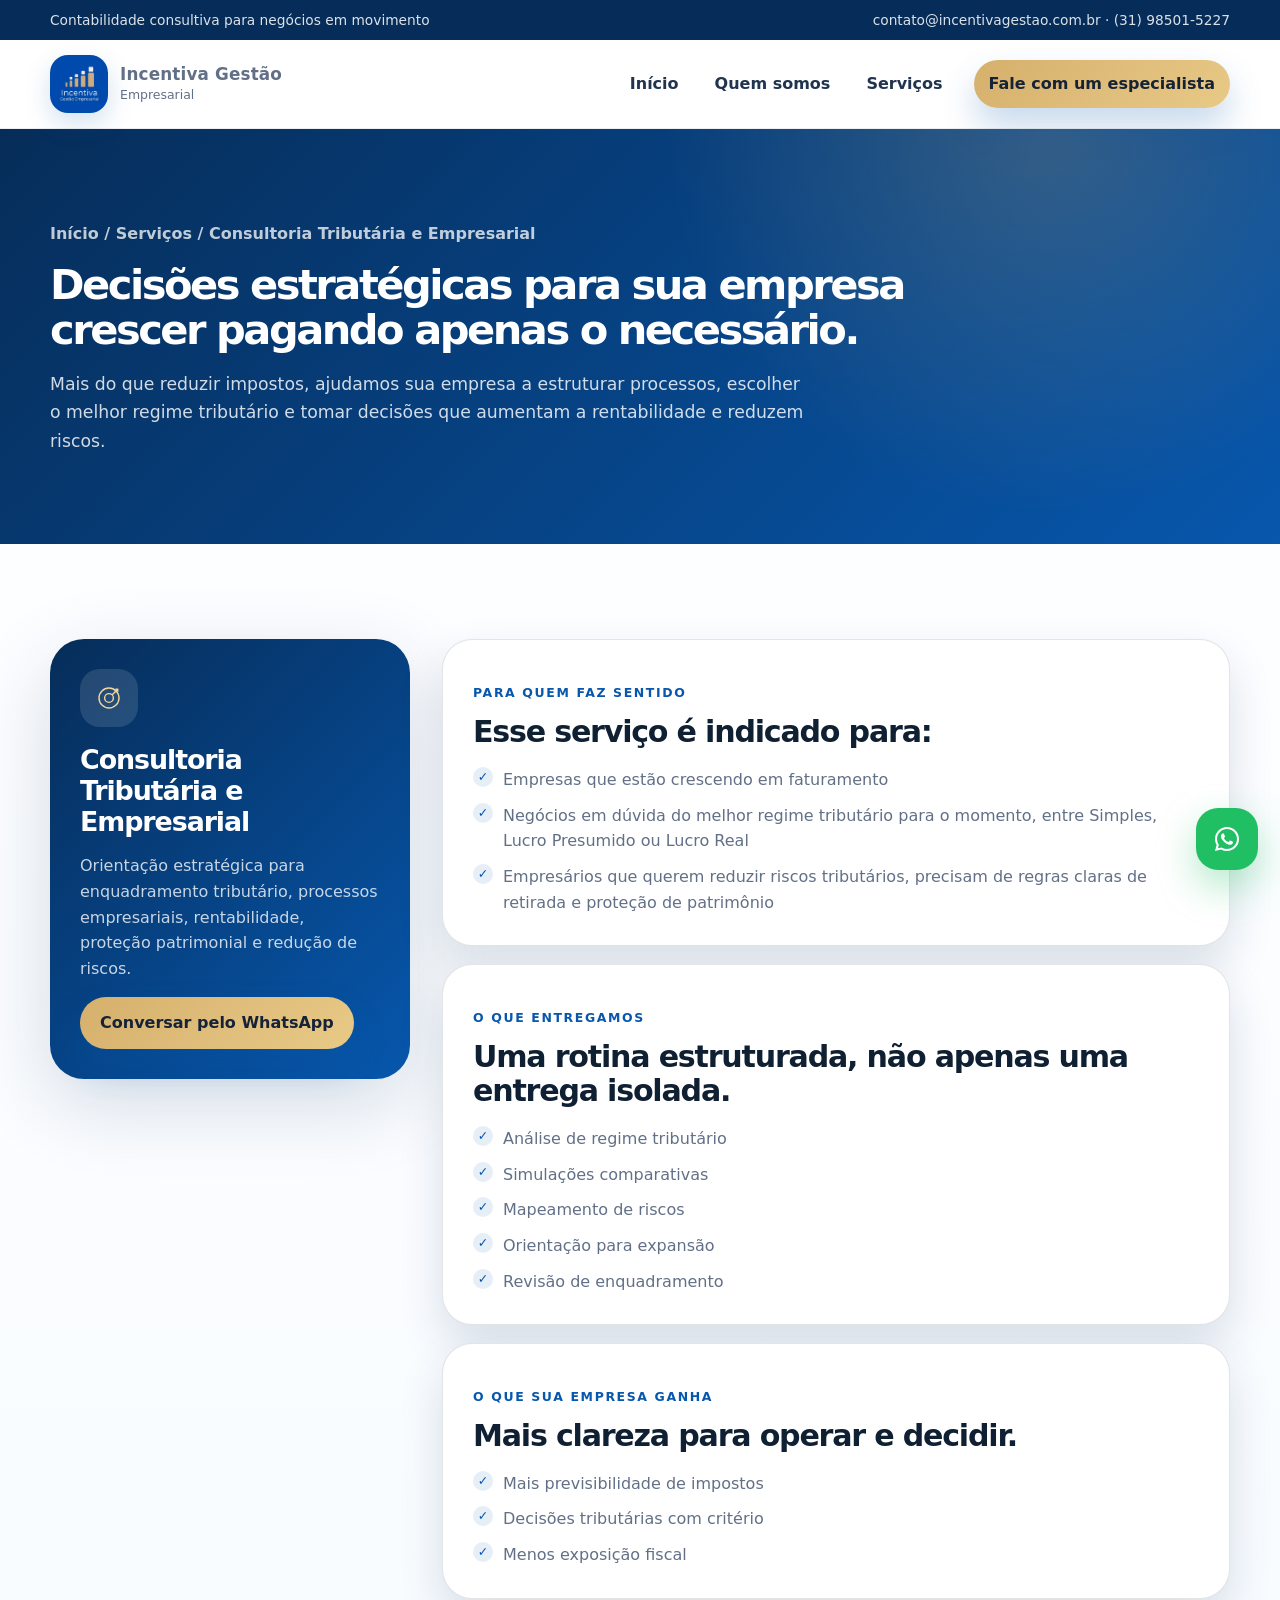
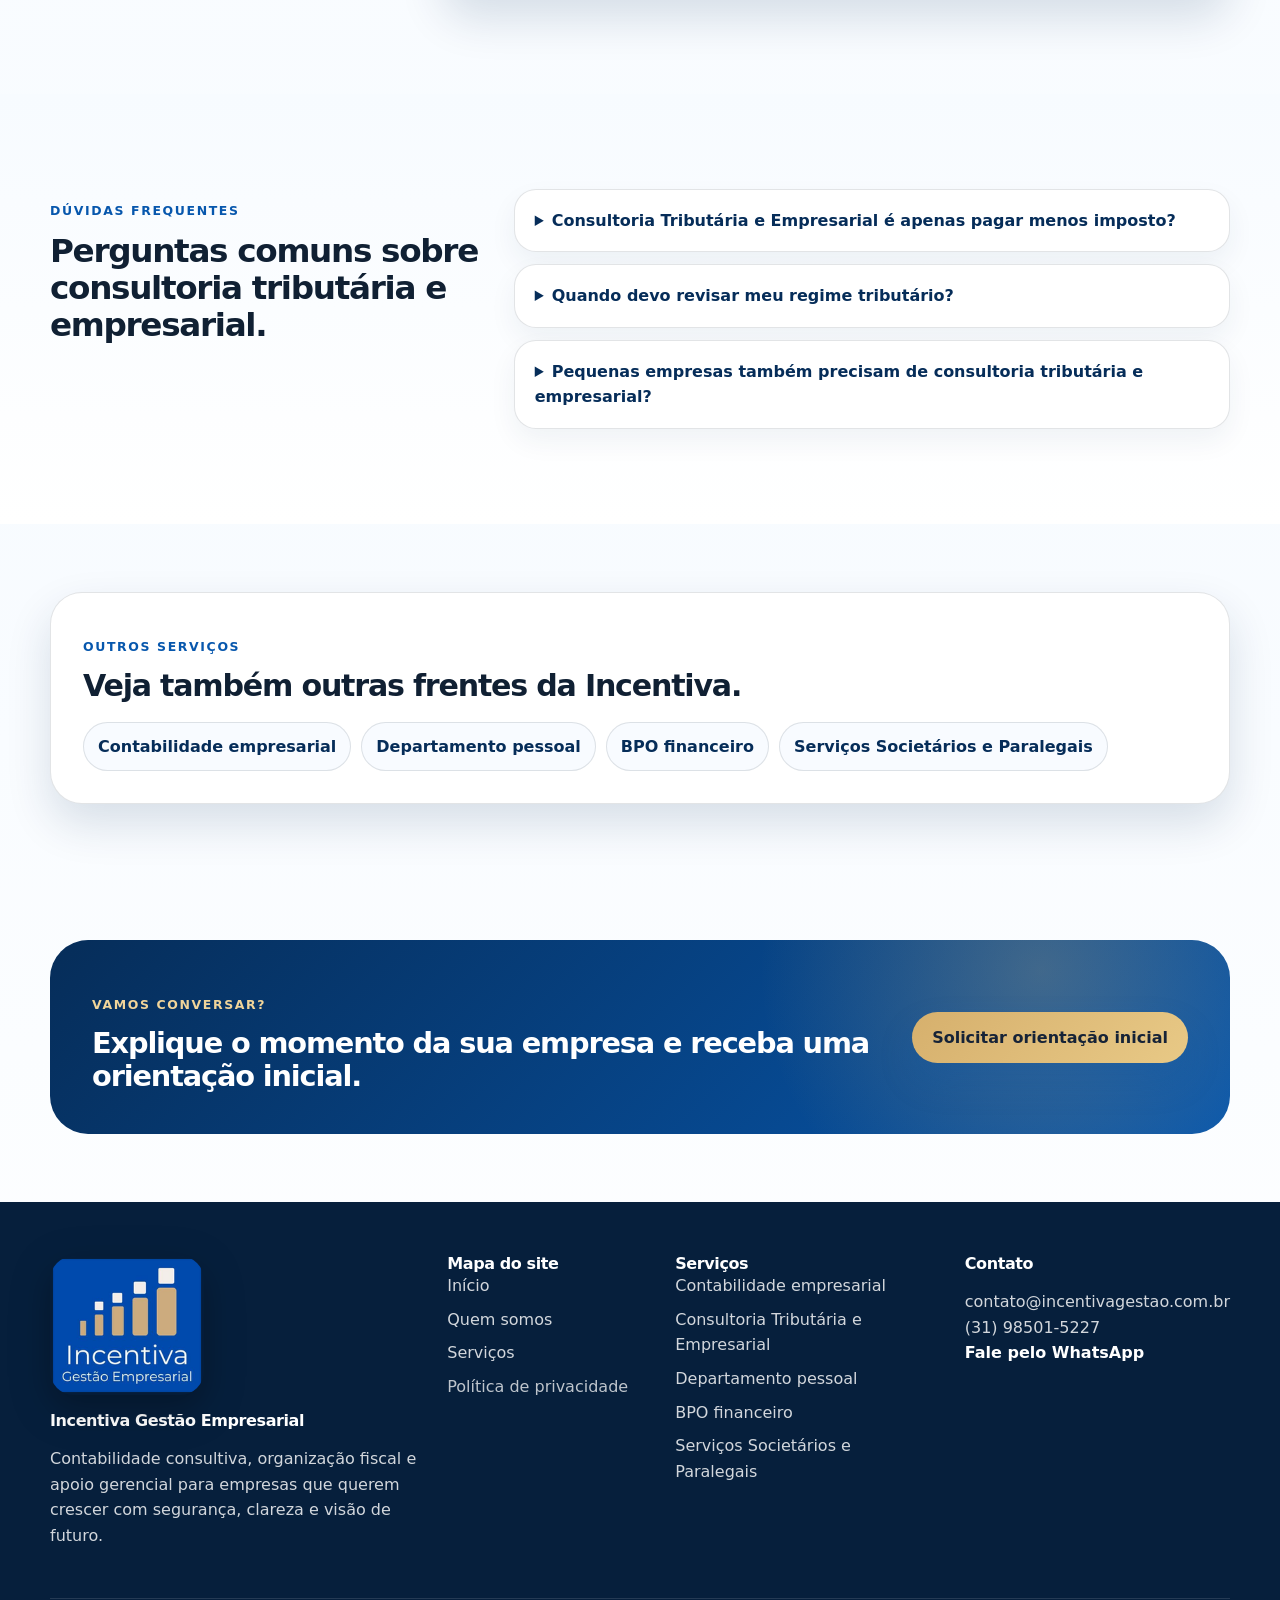
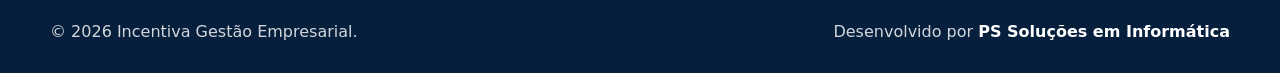
<file: consultoria-tributaria-empresarial.html>
<!doctype html><html lang="pt-BR"><head><meta charset="utf-8"><meta name="viewport" content="width=device-width, initial-scale=1"><title>Consultoria Tributária e Empresarial | Incentiva Gestão</title><meta name="description" content="Consultoria tributária e empresarial para escolher o melhor regime, estruturar processos, aumentar rentabilidade e reduzir riscos."><link rel="canonical" href="https://www.incentivagestao.com.br/consultoria-tributaria-empresarial.html"><meta name="theme-color" content="#0757ad"><meta name="site-version" content="29-footer-logo-arredondada"><meta property="og:title" content="Consultoria Tributária e Empresarial | Incentiva Gestão"><meta property="og:description" content="Consultoria tributária e empresarial para escolher o melhor regime, estruturar processos, aumentar rentabilidade e reduzir riscos."><meta property="og:type" content="website"><meta property="og:url" content="https://www.incentivagestao.com.br/consultoria-tributaria-empresarial.html"><meta property="og:image" content="https://www.incentivagestao.com.br/assets/img/og-image.jpg"><meta property="og:image:width" content="1200"><meta property="og:image:height" content="630"><meta name="twitter:card" content="summary_large_image"><link rel="icon" type="image/png" sizes="512x512" href="https://www.incentivagestao.com.br/assets/img/favicon.png"><link rel="shortcut icon" href="https://www.incentivagestao.com.br/assets/img/favicon.png"><link rel="apple-touch-icon" href="https://www.incentivagestao.com.br/assets/img/favicon.png"><link rel="stylesheet" href="assets/css/style.css?v=29"><script type="application/ld+json">{"@context":"https://schema.org","@graph":[{"@type":["AccountingService","LocalBusiness"],"@id":"https://www.incentivagestao.com.br/#empresa","name":"Incentiva Gestão Empresarial","url":"https://www.incentivagestao.com.br/","logo":"https://www.incentivagestao.com.br/assets/img/logo-incentiva.png","image":"https://www.incentivagestao.com.br/assets/img/og-image.jpg","email":"contato@incentivagestao.com.br","telephone":"+55 31 98501-5227","address":{"@type":"PostalAddress","addressLocality":"Belo Horizonte","addressRegion":"MG","addressCountry":"BR"},"areaServed":["Belo Horizonte","Região Metropolitana de Belo Horizonte","Minas Gerais"],"description":"Contabilidade consultiva, organização fiscal, departamento pessoal, BPO financeiro e apoio gerencial para empresas."},{"@type":"WebPage","@id":"https://www.incentivagestao.com.br/consultoria-tributaria-empresarial.html#webpage","url":"https://www.incentivagestao.com.br/consultoria-tributaria-empresarial.html","name":"Consultoria Tributária e Empresarial | Incentiva Gestão","description":"Consultoria tributária e empresarial para estruturar processos, escolher o melhor regime tributário, aumentar rentabilidade e reduzir riscos.","isPartOf":{"@type":"WebSite","@id":"https://www.incentivagestao.com.br/#website","url":"https://www.incentivagestao.com.br/","name":"Incentiva Gestão Empresarial"},"about":{"@id":"https://www.incentivagestao.com.br/#empresa","url":"https://www.incentivagestao.com.br/","logo":"https://www.incentivagestao.com.br/assets/img/logo-incentiva.png","image":"https://www.incentivagestao.com.br/assets/img/og-image.jpg","email":"contato@incentivagestao.com.br","telephone":"+55 31 98501-5227","areaServed":["Belo Horizonte","Região Metropolitana de Belo Horizonte","Minas Gerais"]}},{"@type":"Service","@id":"https://www.incentivagestao.com.br/consultoria-tributaria-empresarial.html#service","name":"Consultoria Tributária e Empresarial","description":"Consultoria tributária e empresarial para estruturar processos, escolher o melhor regime tributário, aumentar rentabilidade e reduzir riscos.","provider":{"@id":"https://www.incentivagestao.com.br/#empresa","url":"https://www.incentivagestao.com.br/","logo":"https://www.incentivagestao.com.br/assets/img/logo-incentiva.png","image":"https://www.incentivagestao.com.br/assets/img/og-image.jpg","email":"contato@incentivagestao.com.br","telephone":"+55 31 98501-5227","areaServed":["Belo Horizonte","Região Metropolitana de Belo Horizonte","Minas Gerais"]},"areaServed":"Brasil","serviceType":"Consultoria Tributária e Empresarial","url":"https://www.incentivagestao.com.br/consultoria-tributaria-empresarial.html"},{"@type":"FAQPage","@id":"https://www.incentivagestao.com.br/consultoria-tributaria-empresarial.html#faq","mainEntity":[{"@type":"Question","name":"Consultoria Tributária e Empresarial é apenas pagar menos imposto?","acceptedAnswer":{"@type":"Answer","text":"Não. O foco é pagar corretamente, reduzir riscos e escolher o regime mais adequado para a operação."}},{"@type":"Question","name":"Quando devo revisar meu regime tributário?","acceptedAnswer":{"@type":"Answer","text":"Sempre que houver mudança relevante de faturamento, atividade, margem, equipe, estrutura ou expansão."}},{"@type":"Question","name":"Pequenas empresas também precisam de consultoria tributária e empresarial?","acceptedAnswer":{"@type":"Answer","text":"Sim. Pequenas empresas também podem sofrer com enquadramentos inadequados e falta de previsibilidade fiscal."}}]}]}</script></head><body><!-- Incentiva site version: 29-footer-logo-arredondada --><a class="skip-link" href="#conteudo">Pular para o conteúdo</a>
<div class="topbar"><div class="container"><span>Contabilidade consultiva para negócios em movimento</span><span>contato@incentivagestao.com.br · (31) 98501-5227</span></div></div>
<header class="site-header">
  <div class="container nav-wrap">
    <a class="brand" href="index.html" aria-label="Incentiva Gestão Empresarial"><img class="brand-logo" src="assets/img/logo-incentiva.png" alt="Logo Incentiva Gestão" width="526" height="526" loading="lazy"><span><strong>Incentiva Gestão</strong><span>Empresarial</span></span></a>
    <button class="menu-toggle" aria-label="Abrir menu">☰</button>
    <nav class="main-nav" aria-label="Menu principal">
      <a href="index.html">Início</a>
      <a href="quem-somos.html">Quem somos</a>
      <a href="servicos.html">Serviços</a>
      <a class="btn gold nav-cta" href="https://wa.me/5531985015227?text=Ol%C3%A1%21%20Vim%20pelo%20site%20da%20Incentiva%20e%20gostaria%20de%20falar%20com%20um%20especialista." target="_blank" rel="noopener">Fale com um especialista</a>
    </nav>
  </div>
</header><main id="conteudo"><section class="page-hero page-hero-elegant"><div class="container"><div class="breadcrumb">Início / Serviços / Consultoria Tributária e Empresarial</div><h1>Decisões estratégicas para sua empresa crescer pagando apenas o necessário.</h1><p>Mais do que reduzir impostos, ajudamos sua empresa a estruturar processos, escolher o melhor regime tributário e tomar decisões que aumentam a rentabilidade e reduzem riscos.</p></div></section>
<section class="section"><div class="container service-page-layout"><aside class="service-sidebar reveal"><span class="icon-line"><svg viewBox="0 0 48 48" aria-hidden="true"><path d="M24 40a16 16 0 1 0 0-32 16 16 0 0 0 0 32Z"/><path d="M24 31a7 7 0 1 0 0-14 7 7 0 0 0 0 14Z"/><path d="m30 18 8-8M35 10h3v3"/></svg></span><h2>Consultoria Tributária e Empresarial</h2><p>Orientação estratégica para enquadramento tributário, processos empresariais, rentabilidade, proteção patrimonial e redução de riscos.</p><a class="btn gold" href="https://wa.me/5531985015227?text=Ol%C3%A1%21%20Gostaria%20de%20conversar%20sobre%20Consultoria%20Tribut%C3%A1ria%20e%20Empresarial%20com%20a%20Incentiva." target="_blank" rel="noopener">Conversar pelo WhatsApp</a></aside><div class="service-page-content"><div class="service-content-block reveal"><p class="kicker">Para quem faz sentido</p><h2>Esse serviço é indicado para:</h2><ul class="check-list"><li>Empresas que estão crescendo em faturamento</li><li>Negócios em dúvida do melhor regime tributário para o momento, entre Simples, Lucro Presumido ou Lucro Real</li><li>Empresários que querem reduzir riscos tributários, precisam de regras claras de retirada e proteção de patrimônio</li></ul></div><div class="service-content-block reveal"><p class="kicker">O que entregamos</p><h2>Uma rotina estruturada, não apenas uma entrega isolada.</h2><ul class="check-list"><li>Análise de regime tributário</li><li>Simulações comparativas</li><li>Mapeamento de riscos</li><li>Orientação para expansão</li><li>Revisão de enquadramento</li></ul></div><div class="service-content-block reveal"><p class="kicker">O que sua empresa ganha</p><h2>Mais clareza para operar e decidir.</h2><ul class="check-list"><li>Mais previsibilidade de impostos</li><li>Decisões tributárias com critério</li><li>Menos exposição fiscal</li></ul></div></div></div></section>
<section class="section soft-section faq-section"><div class="container faq-grid"><div class="reveal"><p class="kicker">Dúvidas frequentes</p><h2>Perguntas comuns sobre consultoria tributária e empresarial.</h2></div><div class="faq-list reveal"><details><summary>Consultoria Tributária e Empresarial é apenas pagar menos imposto?</summary><p>Não. O foco é pagar corretamente, reduzir riscos e escolher o regime mais adequado para a operação.</p></details><details><summary>Quando devo revisar meu regime tributário?</summary><p>Sempre que houver mudança relevante de faturamento, atividade, margem, equipe, estrutura ou expansão.</p></details><details><summary>Pequenas empresas também precisam de consultoria tributária e empresarial?</summary><p>Sim. Pequenas empresas também podem sofrer com enquadramentos inadequados e falta de previsibilidade fiscal.</p></details></div></div></section>
<section class="section compact"><div class="container related-services reveal"><p class="kicker">Outros serviços</p><h2>Veja também outras frentes da Incentiva.</h2><nav><a href="contabilidade-empresarial.html">Contabilidade empresarial</a><a href="departamento-pessoal.html">Departamento pessoal</a><a href="bpo-financeiro.html">BPO financeiro</a><a href="servicos-societarios-paralegais.html">Serviços Societários e Paralegais</a></nav></div></section>
<section class="section compact"><div class="container band reveal"><div><p class="kicker kicker-gold">Vamos conversar?</p><h2>Explique o momento da sua empresa e receba uma orientação inicial.</h2></div><a class="btn gold" href="https://wa.me/5531985015227?text=Ol%C3%A1%21%20Quero%20uma%20orienta%C3%A7%C3%A3o%20inicial%20sobre%20Consultoria%20Tribut%C3%A1ria%20e%20Empresarial." target="_blank" rel="noopener">Solicitar orientação inicial</a></div></section></main><footer class="site-footer"><div class="container footer-grid footer-grid-v11"><div><img class="footer-logo" src="assets/img/footer-logo-incentiva.png" alt="Logo Incentiva Gestão Empresarial" width="220" height="199" loading="lazy"><h3>Incentiva Gestão Empresarial</h3><p>Contabilidade consultiva, organização fiscal e apoio gerencial para empresas que querem crescer com segurança, clareza e visão de futuro.</p></div><div><h3>Mapa do site</h3><nav class="footer-links"><a href="index.html">Início</a><a href="quem-somos.html">Quem somos</a><a href="servicos.html">Serviços</a><a href="politica-de-privacidade.html">Política de privacidade</a></nav></div><div><h3>Serviços</h3><nav class="footer-links"><a href="contabilidade-empresarial.html">Contabilidade empresarial</a><a href="consultoria-tributaria-empresarial.html">Consultoria Tributária e Empresarial</a><a href="departamento-pessoal.html">Departamento pessoal</a><a href="bpo-financeiro.html">BPO financeiro</a><a href="servicos-societarios-paralegais.html">Serviços Societários e Paralegais</a></nav></div><div><h3>Contato</h3><p>contato@incentivagestao.com.br<br>(31) 98501-5227<br><a href="https://wa.me/5531985015227?text=Ol%C3%A1%21%20Gostaria%20de%20conversar%20sobre%20minha%20empresa." target="_blank" rel="noopener">Fale pelo WhatsApp</a></p></div></div><div class="container dev"><span>© 2026 Incentiva Gestão Empresarial.</span><span>Desenvolvido por <a href="https://www.psinformatica.com.br" target="_blank" rel="noopener">PS Soluções em Informática</a></span></div></footer>
<a class="whatsapp-float" href="https://wa.me/5531985015227?text=Ol%C3%A1%21%20Vim%20pelo%20site%20da%20Incentiva%20e%20quero%20falar%20com%20um%20especialista." target="_blank" rel="noopener" aria-label="Falar no WhatsApp"><span class="whatsapp-bubble">Fale agora com um dos nossos especialistas</span><span class="whatsapp-btn" aria-hidden="true"><svg viewBox="0 0 32 32" fill="currentColor" xmlns="http://www.w3.org/2000/svg"><path d="M16.001 3.2c-7.068 0-12.8 5.729-12.8 12.797 0 2.263.595 4.474 1.725 6.42L3.2 28.8l6.545-1.676a12.74 12.74 0 0 0 6.256 1.673h.005c7.066 0 12.794-5.729 12.794-12.799C28.8 8.93 23.069 3.2 16.001 3.2Zm0 23.496h-.004a10.63 10.63 0 0 1-5.42-1.49l-.389-.231-3.885.995 1.037-3.788-.253-.392A10.615 10.615 0 0 1 5.37 16c0-5.86 4.768-10.629 10.631-10.629 2.84.001 5.509 1.107 7.517 3.115 2.008 2.008 3.115 4.68 3.113 7.517 0 5.862-4.768 10.631-10.63 10.631Zm5.83-7.958c-.319-.16-1.888-.93-2.18-1.037-.292-.106-.505-.16-.718.16-.213.319-.824 1.037-1.01 1.25-.186.213-.372.24-.691.08-.319-.16-1.348-.497-2.566-1.584-.948-.845-1.589-1.888-1.775-2.207-.186-.319-.02-.491.14-.65.144-.143.319-.372.478-.558.16-.186.213-.319.319-.532.106-.213.053-.399-.027-.558-.08-.16-.718-1.729-.984-2.366-.26-.623-.524-.538-.718-.547l-.611-.011c-.213 0-.558.08-.85.399-.292.319-1.116 1.09-1.116 2.658 0 1.569 1.143 3.085 1.302 3.298.16.213 2.25 3.437 5.451 4.816.761.328 1.355.524 1.818.671.764.243 1.46.209 2.01.127.613-.091 1.888-.771 2.154-1.516.266-.745.266-1.383.186-1.516-.08-.133-.292-.213-.611-.372Z"/></svg></span></a><script src="assets/js/main.js?v=29"></script></body></html>
</file>
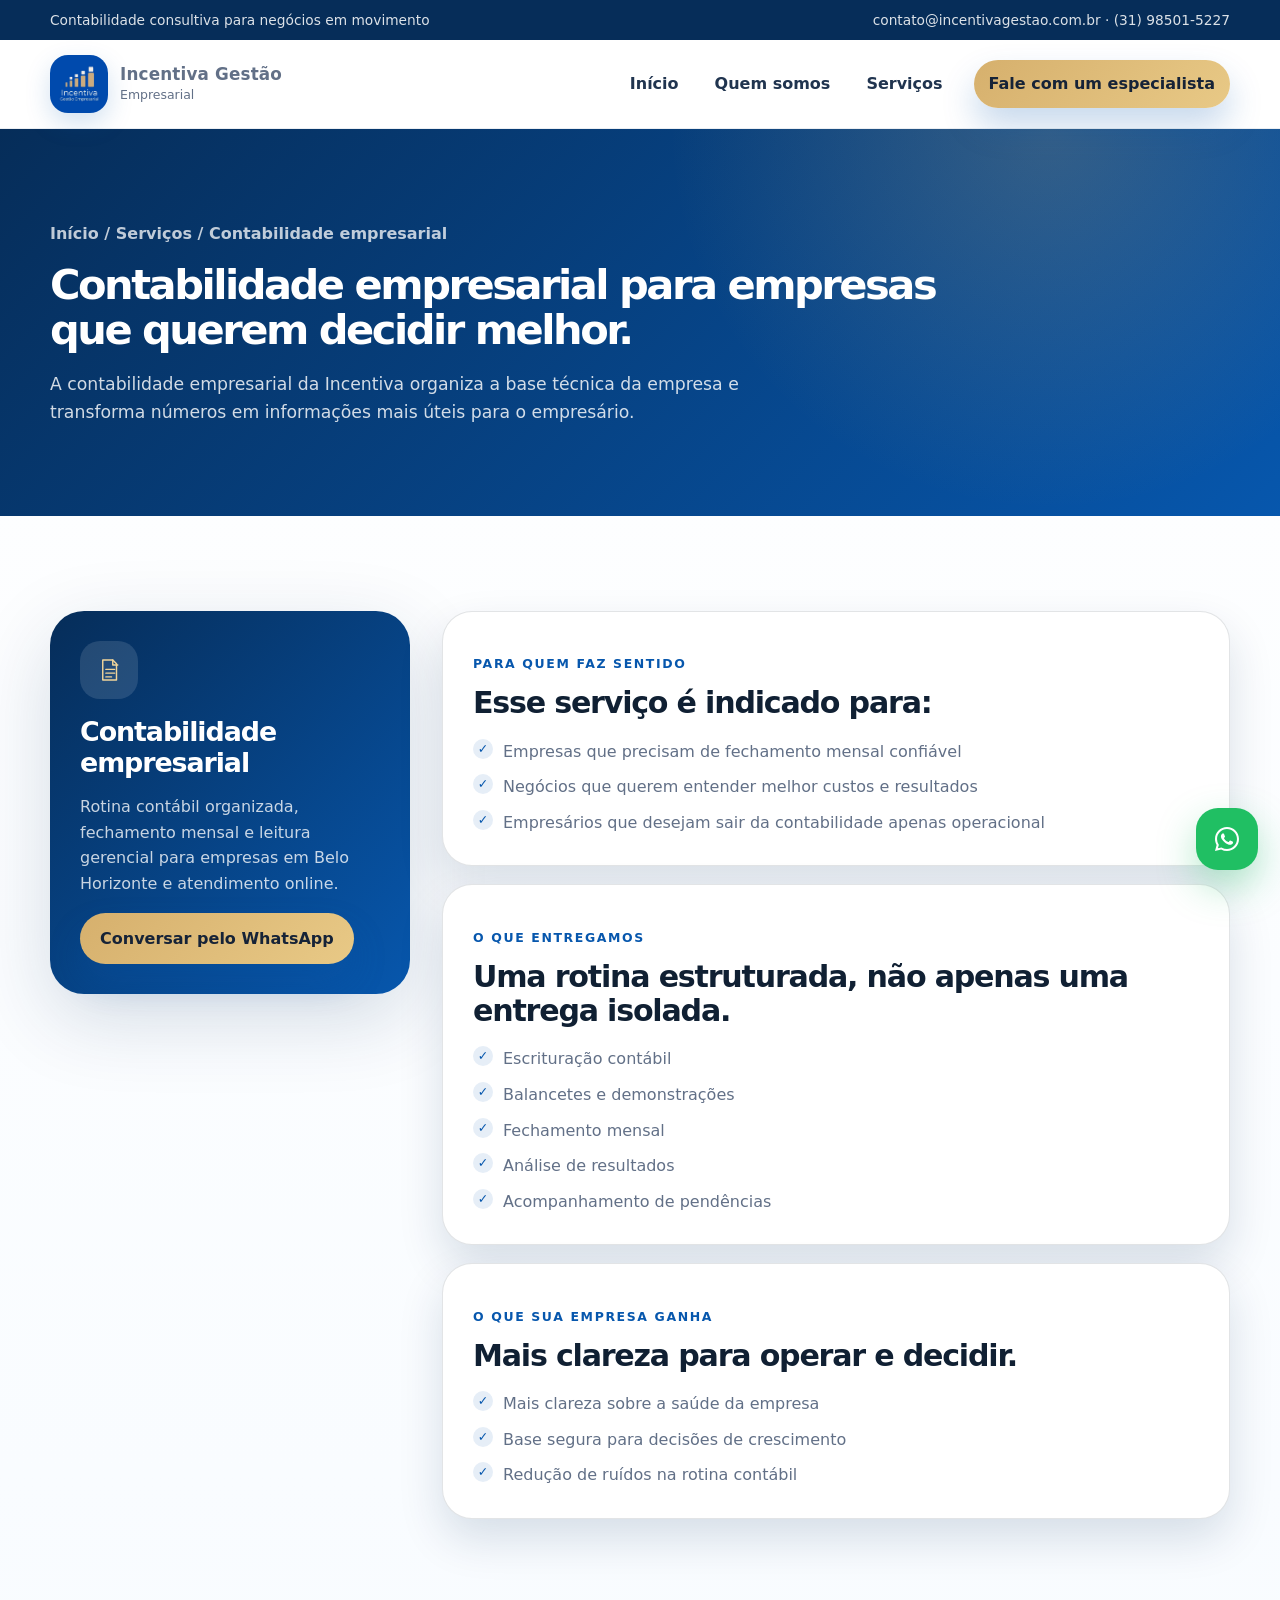
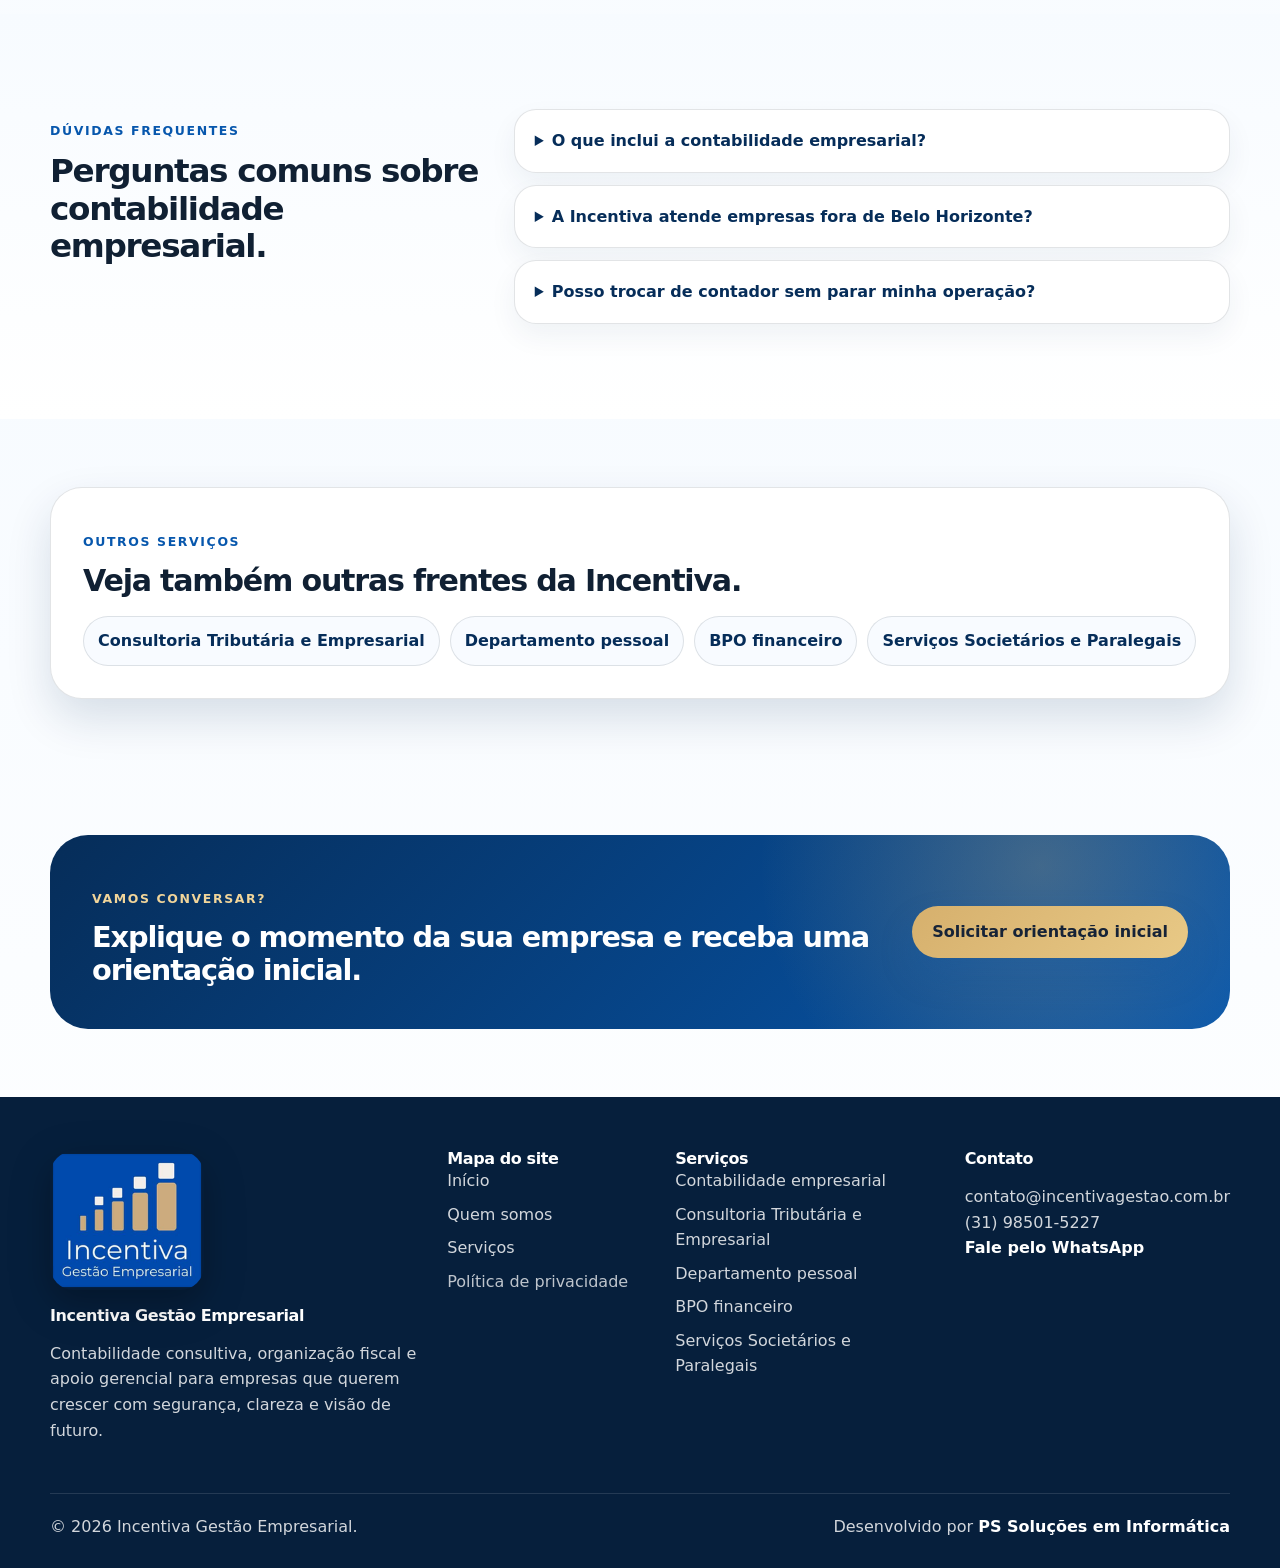
<file: contabilidade-empresarial.html>
<!doctype html><html lang="pt-BR"><head><meta charset="utf-8"><meta name="viewport" content="width=device-width, initial-scale=1"><title>Contabilidade empresarial em Belo Horizonte | Incentiva Gestão</title><meta name="description" content="Rotinas contábeis, fiscais e gerenciais para empresas que precisam de segurança, clareza e organização para crescer."><link rel="canonical" href="https://www.incentivagestao.com.br/contabilidade-empresarial.html"><meta name="theme-color" content="#0757ad"><meta name="site-version" content="29-footer-logo-arredondada"><meta property="og:title" content="Contabilidade empresarial em Belo Horizonte | Incentiva Gestão"><meta property="og:description" content="Rotinas contábeis, fiscais e gerenciais para empresas que precisam de segurança, clareza e organização para crescer."><meta property="og:type" content="website"><meta property="og:url" content="https://www.incentivagestao.com.br/contabilidade-empresarial.html"><meta property="og:image" content="https://www.incentivagestao.com.br/assets/img/og-image.jpg"><meta property="og:image:width" content="1200"><meta property="og:image:height" content="630"><meta name="twitter:card" content="summary_large_image"><link rel="icon" type="image/png" sizes="512x512" href="https://www.incentivagestao.com.br/assets/img/favicon.png"><link rel="shortcut icon" href="https://www.incentivagestao.com.br/assets/img/favicon.png"><link rel="apple-touch-icon" href="https://www.incentivagestao.com.br/assets/img/favicon.png"><link rel="stylesheet" href="assets/css/style.css?v=29"><script type="application/ld+json">{"@context":"https://schema.org","@graph":[{"@type":["AccountingService","LocalBusiness"],"@id":"https://www.incentivagestao.com.br/#empresa","name":"Incentiva Gestão Empresarial","url":"https://www.incentivagestao.com.br/","logo":"https://www.incentivagestao.com.br/assets/img/logo-incentiva.png","image":"https://www.incentivagestao.com.br/assets/img/og-image.jpg","email":"contato@incentivagestao.com.br","telephone":"+55 31 98501-5227","address":{"@type":"PostalAddress","addressLocality":"Belo Horizonte","addressRegion":"MG","addressCountry":"BR"},"areaServed":["Belo Horizonte","Região Metropolitana de Belo Horizonte","Minas Gerais"],"description":"Contabilidade consultiva, organização fiscal, departamento pessoal, BPO financeiro e apoio gerencial para empresas."},{"@type":"WebPage","@id":"https://www.incentivagestao.com.br/contabilidade-empresarial.html#webpage","url":"https://www.incentivagestao.com.br/contabilidade-empresarial.html","name":"Contabilidade empresarial em Belo Horizonte | Incentiva Gestão","description":"Rotina contábil organizada, fechamento mensal e leitura gerencial para empresas em Belo Horizonte e atendimento online.","isPartOf":{"@type":"WebSite","@id":"https://www.incentivagestao.com.br/#website","url":"https://www.incentivagestao.com.br/","name":"Incentiva Gestão Empresarial"},"about":{"@id":"https://www.incentivagestao.com.br/#empresa","url":"https://www.incentivagestao.com.br/","logo":"https://www.incentivagestao.com.br/assets/img/logo-incentiva.png","image":"https://www.incentivagestao.com.br/assets/img/og-image.jpg","email":"contato@incentivagestao.com.br","telephone":"+55 31 98501-5227","areaServed":["Belo Horizonte","Região Metropolitana de Belo Horizonte","Minas Gerais"]}},{"@type":"Service","@id":"https://www.incentivagestao.com.br/contabilidade-empresarial.html#service","name":"Contabilidade empresarial","description":"Rotina contábil organizada, fechamento mensal e leitura gerencial para empresas em Belo Horizonte e atendimento online.","provider":{"@id":"https://www.incentivagestao.com.br/#empresa","url":"https://www.incentivagestao.com.br/","logo":"https://www.incentivagestao.com.br/assets/img/logo-incentiva.png","image":"https://www.incentivagestao.com.br/assets/img/og-image.jpg","email":"contato@incentivagestao.com.br","telephone":"+55 31 98501-5227","areaServed":["Belo Horizonte","Região Metropolitana de Belo Horizonte","Minas Gerais"]},"areaServed":"Brasil","serviceType":"Contabilidade empresarial","url":"https://www.incentivagestao.com.br/contabilidade-empresarial.html"},{"@type":"FAQPage","@id":"https://www.incentivagestao.com.br/contabilidade-empresarial.html#faq","mainEntity":[{"@type":"Question","name":"O que inclui a contabilidade empresarial?","acceptedAnswer":{"@type":"Answer","text":"Inclui escrituração, fechamento mensal, demonstrações contábeis, acompanhamento de documentos e leitura gerencial dos principais números."}},{"@type":"Question","name":"A Incentiva atende empresas fora de Belo Horizonte?","acceptedAnswer":{"@type":"Answer","text":"Sim. A empresa pode atender online, mantendo a comunicação, organização documental e acompanhamento de prazos de forma digital."}},{"@type":"Question","name":"Posso trocar de contador sem parar minha operação?","acceptedAnswer":{"@type":"Answer","text":"Sim. O ideal é fazer a transição com conferência de documentos, obrigações e histórico para reduzir riscos."}}]}]}</script></head><body><!-- Incentiva site version: 29-footer-logo-arredondada --><a class="skip-link" href="#conteudo">Pular para o conteúdo</a>
<div class="topbar"><div class="container"><span>Contabilidade consultiva para negócios em movimento</span><span>contato@incentivagestao.com.br · (31) 98501-5227</span></div></div>
<header class="site-header">
  <div class="container nav-wrap">
    <a class="brand" href="index.html" aria-label="Incentiva Gestão Empresarial"><img class="brand-logo" src="assets/img/logo-incentiva.png" alt="Logo Incentiva Gestão" width="526" height="526" loading="lazy"><span><strong>Incentiva Gestão</strong><span>Empresarial</span></span></a>
    <button class="menu-toggle" aria-label="Abrir menu">☰</button>
    <nav class="main-nav" aria-label="Menu principal">
      <a href="index.html">Início</a>
      <a href="quem-somos.html">Quem somos</a>
      <a href="servicos.html">Serviços</a>
      <a class="btn gold nav-cta" href="https://wa.me/5531985015227?text=Ol%C3%A1%21%20Vim%20pelo%20site%20da%20Incentiva%20e%20gostaria%20de%20falar%20com%20um%20especialista." target="_blank" rel="noopener">Fale com um especialista</a>
    </nav>
  </div>
</header><main id="conteudo"><section class="page-hero page-hero-elegant"><div class="container"><div class="breadcrumb">Início / Serviços / Contabilidade empresarial</div><h1>Contabilidade empresarial para empresas que querem decidir melhor.</h1><p>A contabilidade empresarial da Incentiva organiza a base técnica da empresa e transforma números em informações mais úteis para o empresário.</p></div></section>
<section class="section"><div class="container service-page-layout"><aside class="service-sidebar reveal"><span class="icon-line"><svg viewBox="0 0 48 48" aria-hidden="true"><path d="M14 8h16l6 6v26H14Z"/><path d="M30 8v8h8M19 23h14M19 29h14M19 35h9"/></svg></span><h2>Contabilidade empresarial</h2><p>Rotina contábil organizada, fechamento mensal e leitura gerencial para empresas em Belo Horizonte e atendimento online.</p><a class="btn gold" href="https://wa.me/5531985015227?text=Ol%C3%A1%21%20Gostaria%20de%20conversar%20sobre%20Contabilidade%20empresarial%20com%20a%20Incentiva." target="_blank" rel="noopener">Conversar pelo WhatsApp</a></aside><div class="service-page-content"><div class="service-content-block reveal"><p class="kicker">Para quem faz sentido</p><h2>Esse serviço é indicado para:</h2><ul class="check-list"><li>Empresas que precisam de fechamento mensal confiável</li><li>Negócios que querem entender melhor custos e resultados</li><li>Empresários que desejam sair da contabilidade apenas operacional</li></ul></div><div class="service-content-block reveal"><p class="kicker">O que entregamos</p><h2>Uma rotina estruturada, não apenas uma entrega isolada.</h2><ul class="check-list"><li>Escrituração contábil</li><li>Balancetes e demonstrações</li><li>Fechamento mensal</li><li>Análise de resultados</li><li>Acompanhamento de pendências</li></ul></div><div class="service-content-block reveal"><p class="kicker">O que sua empresa ganha</p><h2>Mais clareza para operar e decidir.</h2><ul class="check-list"><li>Mais clareza sobre a saúde da empresa</li><li>Base segura para decisões de crescimento</li><li>Redução de ruídos na rotina contábil</li></ul></div></div></div></section>
<section class="section soft-section faq-section"><div class="container faq-grid"><div class="reveal"><p class="kicker">Dúvidas frequentes</p><h2>Perguntas comuns sobre contabilidade empresarial.</h2></div><div class="faq-list reveal"><details><summary>O que inclui a contabilidade empresarial?</summary><p>Inclui escrituração, fechamento mensal, demonstrações contábeis, acompanhamento de documentos e leitura gerencial dos principais números.</p></details><details><summary>A Incentiva atende empresas fora de Belo Horizonte?</summary><p>Sim. A empresa pode atender online, mantendo a comunicação, organização documental e acompanhamento de prazos de forma digital.</p></details><details><summary>Posso trocar de contador sem parar minha operação?</summary><p>Sim. O ideal é fazer a transição com conferência de documentos, obrigações e histórico para reduzir riscos.</p></details></div></div></section>
<section class="section compact"><div class="container related-services reveal"><p class="kicker">Outros serviços</p><h2>Veja também outras frentes da Incentiva.</h2><nav><a href="consultoria-tributaria-empresarial.html">Consultoria Tributária e Empresarial</a><a href="departamento-pessoal.html">Departamento pessoal</a><a href="bpo-financeiro.html">BPO financeiro</a><a href="servicos-societarios-paralegais.html">Serviços Societários e Paralegais</a></nav></div></section>
<section class="section compact"><div class="container band reveal"><div><p class="kicker kicker-gold">Vamos conversar?</p><h2>Explique o momento da sua empresa e receba uma orientação inicial.</h2></div><a class="btn gold" href="https://wa.me/5531985015227?text=Ol%C3%A1%21%20Quero%20uma%20orienta%C3%A7%C3%A3o%20inicial%20sobre%20Contabilidade%20empresarial." target="_blank" rel="noopener">Solicitar orientação inicial</a></div></section></main><footer class="site-footer"><div class="container footer-grid footer-grid-v11"><div><img class="footer-logo" src="assets/img/footer-logo-incentiva.png" alt="Logo Incentiva Gestão Empresarial" width="220" height="199" loading="lazy"><h3>Incentiva Gestão Empresarial</h3><p>Contabilidade consultiva, organização fiscal e apoio gerencial para empresas que querem crescer com segurança, clareza e visão de futuro.</p></div><div><h3>Mapa do site</h3><nav class="footer-links"><a href="index.html">Início</a><a href="quem-somos.html">Quem somos</a><a href="servicos.html">Serviços</a><a href="politica-de-privacidade.html">Política de privacidade</a></nav></div><div><h3>Serviços</h3><nav class="footer-links"><a href="contabilidade-empresarial.html">Contabilidade empresarial</a><a href="consultoria-tributaria-empresarial.html">Consultoria Tributária e Empresarial</a><a href="departamento-pessoal.html">Departamento pessoal</a><a href="bpo-financeiro.html">BPO financeiro</a><a href="servicos-societarios-paralegais.html">Serviços Societários e Paralegais</a></nav></div><div><h3>Contato</h3><p>contato@incentivagestao.com.br<br>(31) 98501-5227<br><a href="https://wa.me/5531985015227?text=Ol%C3%A1%21%20Gostaria%20de%20conversar%20sobre%20minha%20empresa." target="_blank" rel="noopener">Fale pelo WhatsApp</a></p></div></div><div class="container dev"><span>© 2026 Incentiva Gestão Empresarial.</span><span>Desenvolvido por <a href="https://www.psinformatica.com.br" target="_blank" rel="noopener">PS Soluções em Informática</a></span></div></footer>
<a class="whatsapp-float" href="https://wa.me/5531985015227?text=Ol%C3%A1%21%20Vim%20pelo%20site%20da%20Incentiva%20e%20quero%20falar%20com%20um%20especialista." target="_blank" rel="noopener" aria-label="Falar no WhatsApp"><span class="whatsapp-bubble">Fale agora com um dos nossos especialistas</span><span class="whatsapp-btn" aria-hidden="true"><svg viewBox="0 0 32 32" fill="currentColor" xmlns="http://www.w3.org/2000/svg"><path d="M16.001 3.2c-7.068 0-12.8 5.729-12.8 12.797 0 2.263.595 4.474 1.725 6.42L3.2 28.8l6.545-1.676a12.74 12.74 0 0 0 6.256 1.673h.005c7.066 0 12.794-5.729 12.794-12.799C28.8 8.93 23.069 3.2 16.001 3.2Zm0 23.496h-.004a10.63 10.63 0 0 1-5.42-1.49l-.389-.231-3.885.995 1.037-3.788-.253-.392A10.615 10.615 0 0 1 5.37 16c0-5.86 4.768-10.629 10.631-10.629 2.84.001 5.509 1.107 7.517 3.115 2.008 2.008 3.115 4.68 3.113 7.517 0 5.862-4.768 10.631-10.63 10.631Zm5.83-7.958c-.319-.16-1.888-.93-2.18-1.037-.292-.106-.505-.16-.718.16-.213.319-.824 1.037-1.01 1.25-.186.213-.372.24-.691.08-.319-.16-1.348-.497-2.566-1.584-.948-.845-1.589-1.888-1.775-2.207-.186-.319-.02-.491.14-.65.144-.143.319-.372.478-.558.16-.186.213-.319.319-.532.106-.213.053-.399-.027-.558-.08-.16-.718-1.729-.984-2.366-.26-.623-.524-.538-.718-.547l-.611-.011c-.213 0-.558.08-.85.399-.292.319-1.116 1.09-1.116 2.658 0 1.569 1.143 3.085 1.302 3.298.16.213 2.25 3.437 5.451 4.816.761.328 1.355.524 1.818.671.764.243 1.46.209 2.01.127.613-.091 1.888-.771 2.154-1.516.266-.745.266-1.383.186-1.516-.08-.133-.292-.213-.611-.372Z"/></svg></span></a><script src="assets/js/main.js?v=29"></script></body></html>
</file>
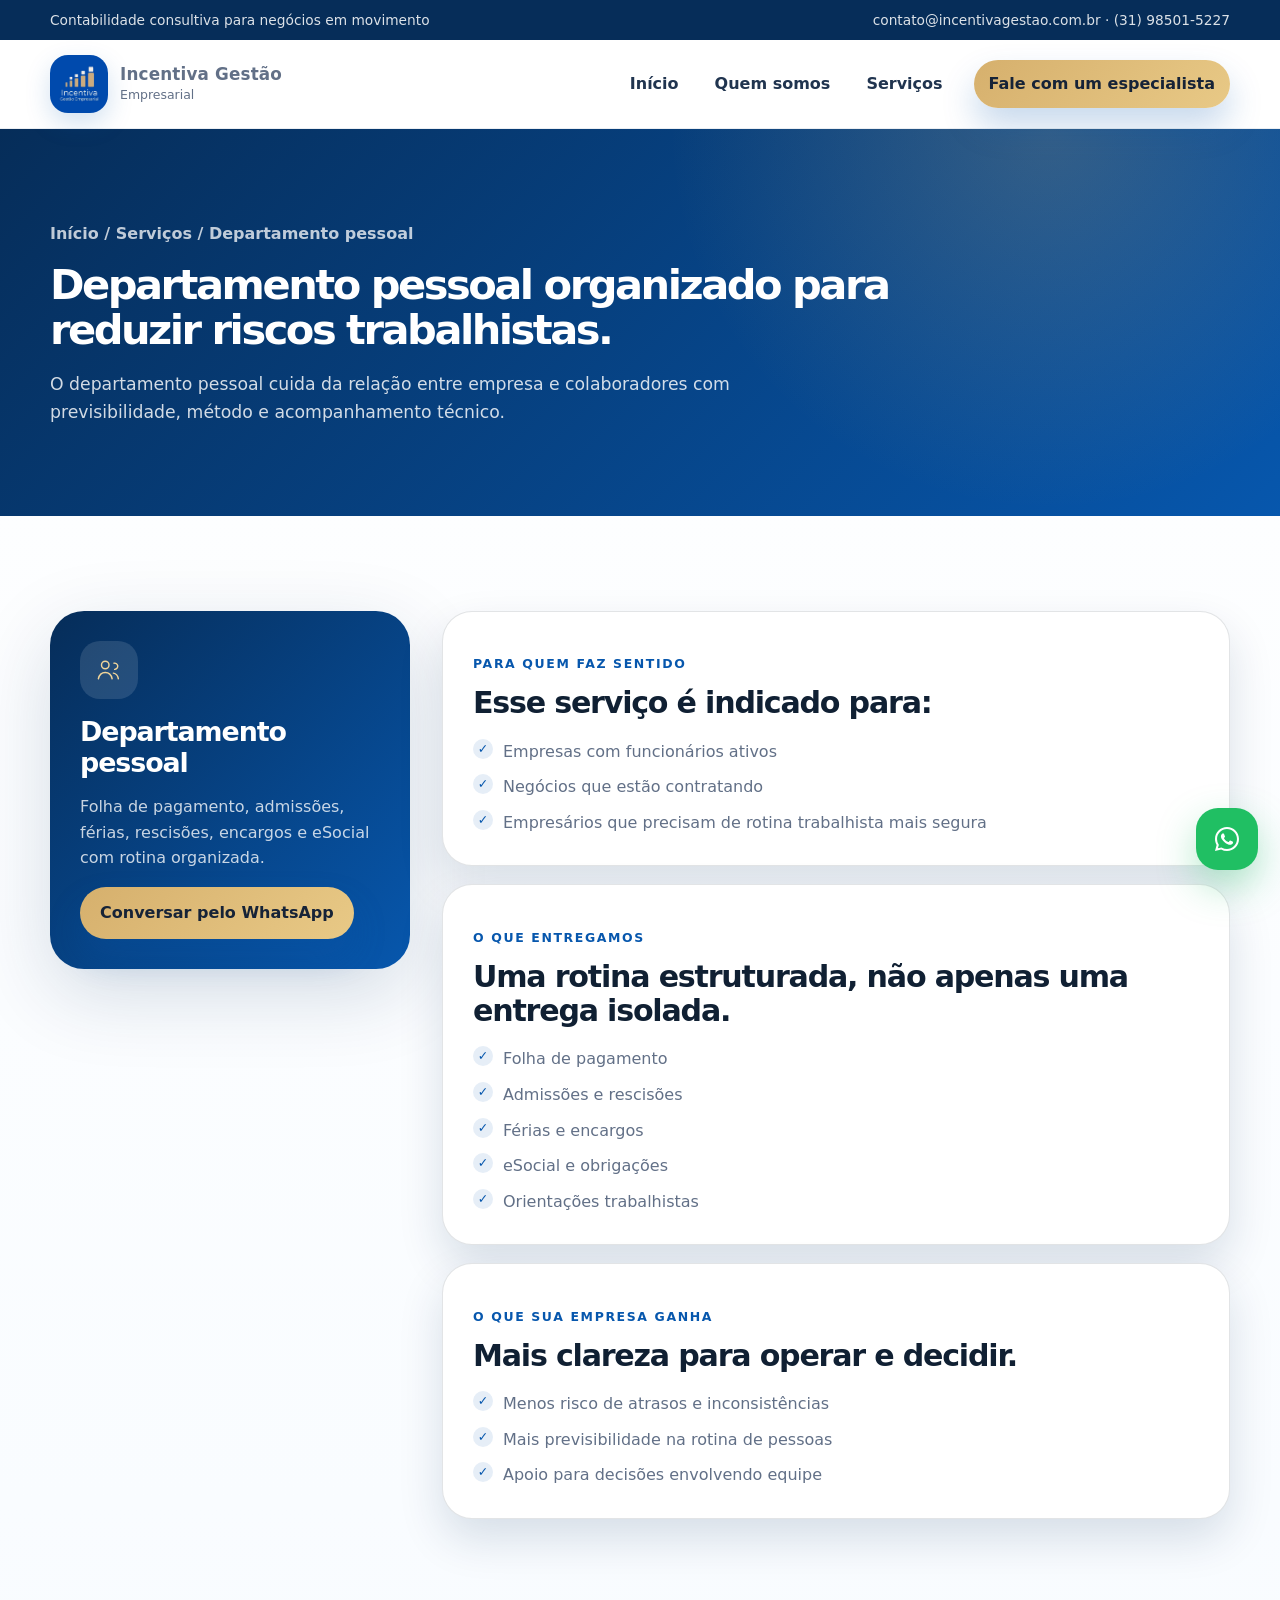
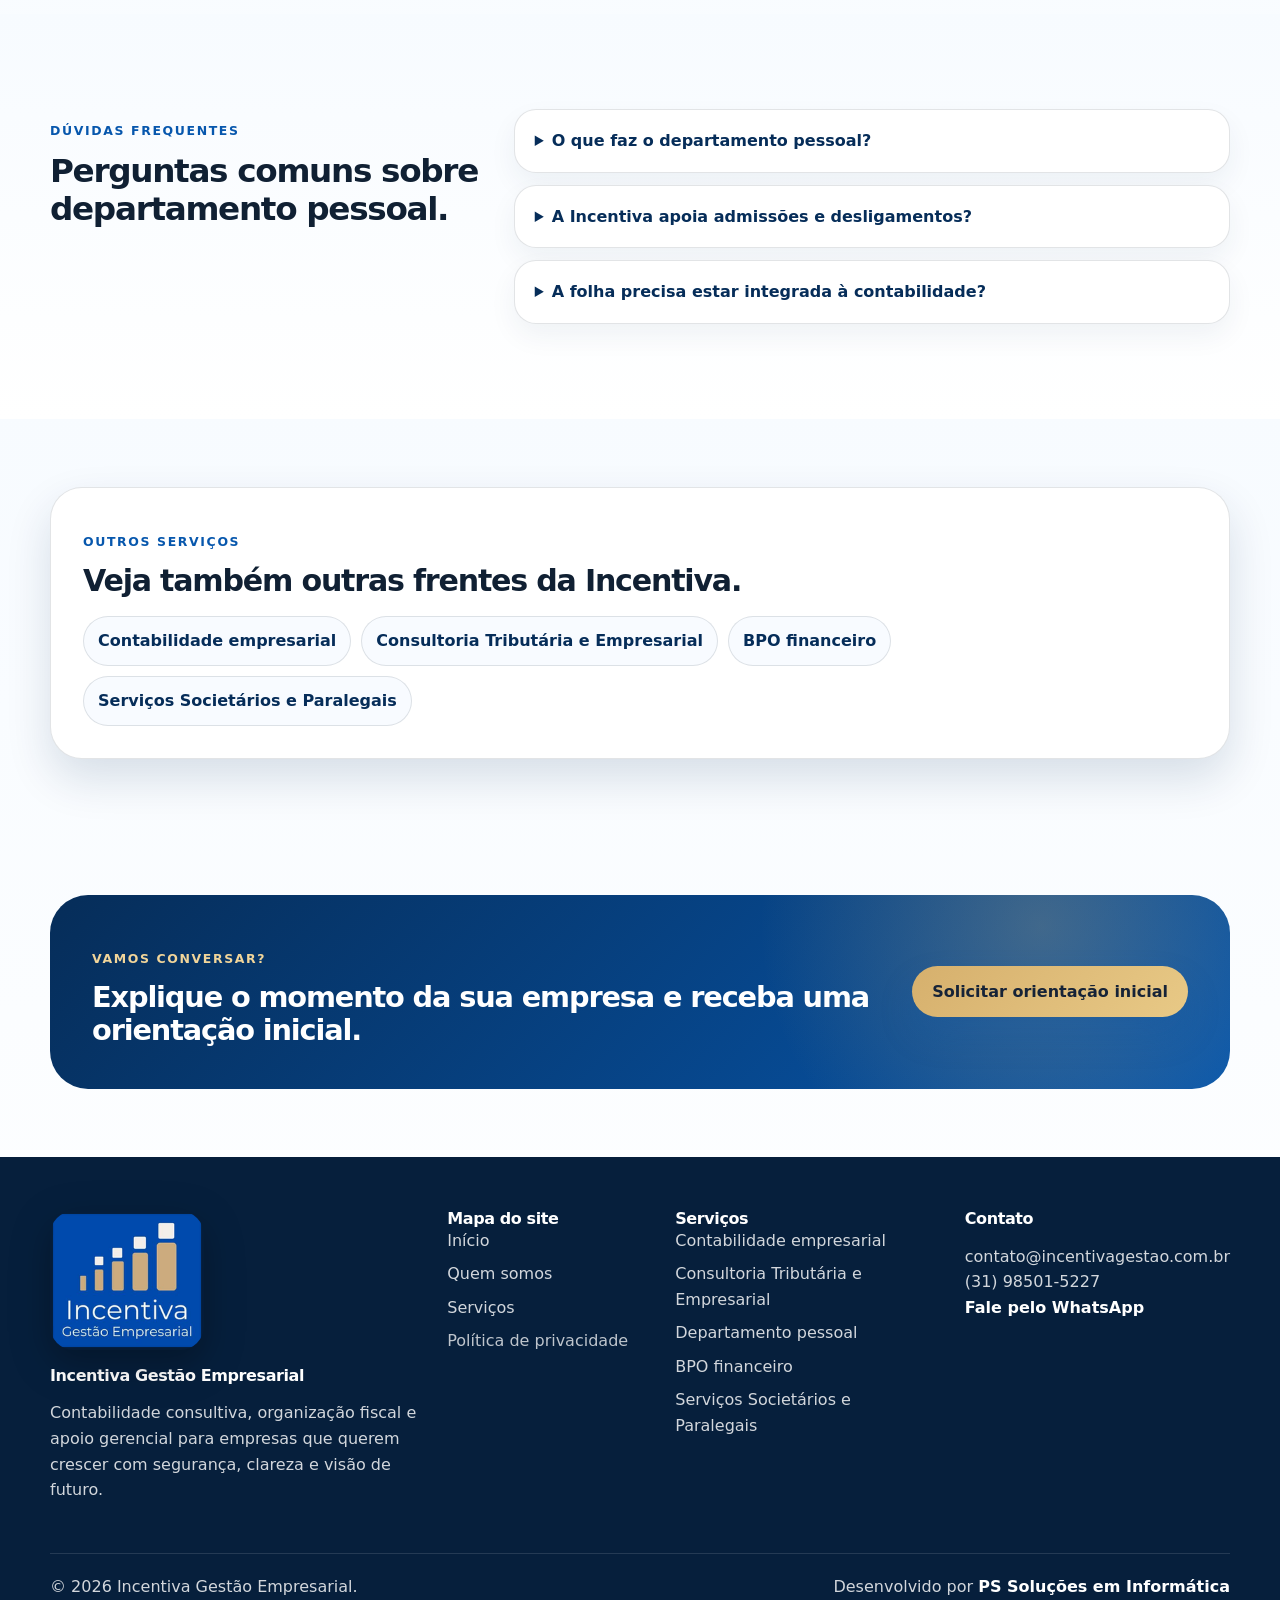
<file: departamento-pessoal.html>
<!doctype html><html lang="pt-BR"><head><meta charset="utf-8"><meta name="viewport" content="width=device-width, initial-scale=1"><title>Departamento pessoal para empresas | Incentiva Gestão</title><meta name="description" content="Gestão de admissões, folha, férias, encargos e rotinas trabalhistas para empresas que buscam organização e segurança."><link rel="canonical" href="https://www.incentivagestao.com.br/departamento-pessoal.html"><meta name="theme-color" content="#0757ad"><meta name="site-version" content="29-footer-logo-arredondada"><meta property="og:title" content="Departamento pessoal para empresas | Incentiva Gestão"><meta property="og:description" content="Gestão de admissões, folha, férias, encargos e rotinas trabalhistas para empresas que buscam organização e segurança."><meta property="og:type" content="website"><meta property="og:url" content="https://www.incentivagestao.com.br/departamento-pessoal.html"><meta property="og:image" content="https://www.incentivagestao.com.br/assets/img/og-image.jpg"><meta property="og:image:width" content="1200"><meta property="og:image:height" content="630"><meta name="twitter:card" content="summary_large_image"><link rel="icon" type="image/png" sizes="512x512" href="https://www.incentivagestao.com.br/assets/img/favicon.png"><link rel="shortcut icon" href="https://www.incentivagestao.com.br/assets/img/favicon.png"><link rel="apple-touch-icon" href="https://www.incentivagestao.com.br/assets/img/favicon.png"><link rel="stylesheet" href="assets/css/style.css?v=29"><script type="application/ld+json">{"@context":"https://schema.org","@graph":[{"@type":["AccountingService","LocalBusiness"],"@id":"https://www.incentivagestao.com.br/#empresa","name":"Incentiva Gestão Empresarial","url":"https://www.incentivagestao.com.br/","logo":"https://www.incentivagestao.com.br/assets/img/logo-incentiva.png","image":"https://www.incentivagestao.com.br/assets/img/og-image.jpg","email":"contato@incentivagestao.com.br","telephone":"+55 31 98501-5227","address":{"@type":"PostalAddress","addressLocality":"Belo Horizonte","addressRegion":"MG","addressCountry":"BR"},"areaServed":["Belo Horizonte","Região Metropolitana de Belo Horizonte","Minas Gerais"],"description":"Contabilidade consultiva, organização fiscal, departamento pessoal, BPO financeiro e apoio gerencial para empresas."},{"@type":"WebPage","@id":"https://www.incentivagestao.com.br/departamento-pessoal.html#webpage","url":"https://www.incentivagestao.com.br/departamento-pessoal.html","name":"Departamento pessoal para empresas | Incentiva Gestão","description":"Folha de pagamento, admissões, férias, rescisões, encargos e eSocial com rotina organizada.","isPartOf":{"@type":"WebSite","@id":"https://www.incentivagestao.com.br/#website","url":"https://www.incentivagestao.com.br/","name":"Incentiva Gestão Empresarial"},"about":{"@id":"https://www.incentivagestao.com.br/#empresa","url":"https://www.incentivagestao.com.br/","logo":"https://www.incentivagestao.com.br/assets/img/logo-incentiva.png","image":"https://www.incentivagestao.com.br/assets/img/og-image.jpg","email":"contato@incentivagestao.com.br","telephone":"+55 31 98501-5227","areaServed":["Belo Horizonte","Região Metropolitana de Belo Horizonte","Minas Gerais"]}},{"@type":"Service","@id":"https://www.incentivagestao.com.br/departamento-pessoal.html#service","name":"Departamento pessoal","description":"Folha de pagamento, admissões, férias, rescisões, encargos e eSocial com rotina organizada.","provider":{"@id":"https://www.incentivagestao.com.br/#empresa","url":"https://www.incentivagestao.com.br/","logo":"https://www.incentivagestao.com.br/assets/img/logo-incentiva.png","image":"https://www.incentivagestao.com.br/assets/img/og-image.jpg","email":"contato@incentivagestao.com.br","telephone":"+55 31 98501-5227","areaServed":["Belo Horizonte","Região Metropolitana de Belo Horizonte","Minas Gerais"]},"areaServed":"Brasil","serviceType":"Departamento pessoal","url":"https://www.incentivagestao.com.br/departamento-pessoal.html"},{"@type":"FAQPage","@id":"https://www.incentivagestao.com.br/departamento-pessoal.html#faq","mainEntity":[{"@type":"Question","name":"O que faz o departamento pessoal?","acceptedAnswer":{"@type":"Answer","text":"Cuida de folha, admissões, férias, rescisões, encargos, obrigações trabalhistas e rotinas ligadas aos colaboradores."}},{"@type":"Question","name":"A Incentiva apoia admissões e desligamentos?","acceptedAnswer":{"@type":"Answer","text":"Sim. A rotina pode incluir orientação, documentação e cálculo conforme a necessidade da empresa."}},{"@type":"Question","name":"A folha precisa estar integrada à contabilidade?","acceptedAnswer":{"@type":"Answer","text":"Sim. A integração ajuda a manter encargos, provisões e informações contábeis mais consistentes."}}]}]}</script></head><body><!-- Incentiva site version: 29-footer-logo-arredondada --><a class="skip-link" href="#conteudo">Pular para o conteúdo</a>
<div class="topbar"><div class="container"><span>Contabilidade consultiva para negócios em movimento</span><span>contato@incentivagestao.com.br · (31) 98501-5227</span></div></div>
<header class="site-header">
  <div class="container nav-wrap">
    <a class="brand" href="index.html" aria-label="Incentiva Gestão Empresarial"><img class="brand-logo" src="assets/img/logo-incentiva.png" alt="Logo Incentiva Gestão" width="526" height="526" loading="lazy"><span><strong>Incentiva Gestão</strong><span>Empresarial</span></span></a>
    <button class="menu-toggle" aria-label="Abrir menu">☰</button>
    <nav class="main-nav" aria-label="Menu principal">
      <a href="index.html">Início</a>
      <a href="quem-somos.html">Quem somos</a>
      <a href="servicos.html">Serviços</a>
      <a class="btn gold nav-cta" href="https://wa.me/5531985015227?text=Ol%C3%A1%21%20Vim%20pelo%20site%20da%20Incentiva%20e%20gostaria%20de%20falar%20com%20um%20especialista." target="_blank" rel="noopener">Fale com um especialista</a>
    </nav>
  </div>
</header><main id="conteudo"><section class="page-hero page-hero-elegant"><div class="container"><div class="breadcrumb">Início / Serviços / Departamento pessoal</div><h1>Departamento pessoal organizado para reduzir riscos trabalhistas.</h1><p>O departamento pessoal cuida da relação entre empresa e colaboradores com previsibilidade, método e acompanhamento técnico.</p></div></section>
<section class="section"><div class="container service-page-layout"><aside class="service-sidebar reveal"><span class="icon-line"><svg viewBox="0 0 48 48" aria-hidden="true"><path d="M18 22a6 6 0 1 0 0-12 6 6 0 0 0 0 12Z"/><path d="M7 38c1.5-7 6-10 11-10s9.5 3 11 10"/><path d="M33 23a5 5 0 1 0-1-9.9"/><path d="M31 29c4 .6 7 3.4 8 9"/></svg></span><h2>Departamento pessoal</h2><p>Folha de pagamento, admissões, férias, rescisões, encargos e eSocial com rotina organizada.</p><a class="btn gold" href="https://wa.me/5531985015227?text=Ol%C3%A1%21%20Gostaria%20de%20conversar%20sobre%20Departamento%20pessoal%20com%20a%20Incentiva." target="_blank" rel="noopener">Conversar pelo WhatsApp</a></aside><div class="service-page-content"><div class="service-content-block reveal"><p class="kicker">Para quem faz sentido</p><h2>Esse serviço é indicado para:</h2><ul class="check-list"><li>Empresas com funcionários ativos</li><li>Negócios que estão contratando</li><li>Empresários que precisam de rotina trabalhista mais segura</li></ul></div><div class="service-content-block reveal"><p class="kicker">O que entregamos</p><h2>Uma rotina estruturada, não apenas uma entrega isolada.</h2><ul class="check-list"><li>Folha de pagamento</li><li>Admissões e rescisões</li><li>Férias e encargos</li><li>eSocial e obrigações</li><li>Orientações trabalhistas</li></ul></div><div class="service-content-block reveal"><p class="kicker">O que sua empresa ganha</p><h2>Mais clareza para operar e decidir.</h2><ul class="check-list"><li>Menos risco de atrasos e inconsistências</li><li>Mais previsibilidade na rotina de pessoas</li><li>Apoio para decisões envolvendo equipe</li></ul></div></div></div></section>
<section class="section soft-section faq-section"><div class="container faq-grid"><div class="reveal"><p class="kicker">Dúvidas frequentes</p><h2>Perguntas comuns sobre departamento pessoal.</h2></div><div class="faq-list reveal"><details><summary>O que faz o departamento pessoal?</summary><p>Cuida de folha, admissões, férias, rescisões, encargos, obrigações trabalhistas e rotinas ligadas aos colaboradores.</p></details><details><summary>A Incentiva apoia admissões e desligamentos?</summary><p>Sim. A rotina pode incluir orientação, documentação e cálculo conforme a necessidade da empresa.</p></details><details><summary>A folha precisa estar integrada à contabilidade?</summary><p>Sim. A integração ajuda a manter encargos, provisões e informações contábeis mais consistentes.</p></details></div></div></section>
<section class="section compact"><div class="container related-services reveal"><p class="kicker">Outros serviços</p><h2>Veja também outras frentes da Incentiva.</h2><nav><a href="contabilidade-empresarial.html">Contabilidade empresarial</a><a href="consultoria-tributaria-empresarial.html">Consultoria Tributária e Empresarial</a><a href="bpo-financeiro.html">BPO financeiro</a><a href="servicos-societarios-paralegais.html">Serviços Societários e Paralegais</a></nav></div></section>
<section class="section compact"><div class="container band reveal"><div><p class="kicker kicker-gold">Vamos conversar?</p><h2>Explique o momento da sua empresa e receba uma orientação inicial.</h2></div><a class="btn gold" href="https://wa.me/5531985015227?text=Ol%C3%A1%21%20Quero%20uma%20orienta%C3%A7%C3%A3o%20inicial%20sobre%20Departamento%20pessoal." target="_blank" rel="noopener">Solicitar orientação inicial</a></div></section></main><footer class="site-footer"><div class="container footer-grid footer-grid-v11"><div><img class="footer-logo" src="assets/img/footer-logo-incentiva.png" alt="Logo Incentiva Gestão Empresarial" width="220" height="199" loading="lazy"><h3>Incentiva Gestão Empresarial</h3><p>Contabilidade consultiva, organização fiscal e apoio gerencial para empresas que querem crescer com segurança, clareza e visão de futuro.</p></div><div><h3>Mapa do site</h3><nav class="footer-links"><a href="index.html">Início</a><a href="quem-somos.html">Quem somos</a><a href="servicos.html">Serviços</a><a href="politica-de-privacidade.html">Política de privacidade</a></nav></div><div><h3>Serviços</h3><nav class="footer-links"><a href="contabilidade-empresarial.html">Contabilidade empresarial</a><a href="consultoria-tributaria-empresarial.html">Consultoria Tributária e Empresarial</a><a href="departamento-pessoal.html">Departamento pessoal</a><a href="bpo-financeiro.html">BPO financeiro</a><a href="servicos-societarios-paralegais.html">Serviços Societários e Paralegais</a></nav></div><div><h3>Contato</h3><p>contato@incentivagestao.com.br<br>(31) 98501-5227<br><a href="https://wa.me/5531985015227?text=Ol%C3%A1%21%20Gostaria%20de%20conversar%20sobre%20minha%20empresa." target="_blank" rel="noopener">Fale pelo WhatsApp</a></p></div></div><div class="container dev"><span>© 2026 Incentiva Gestão Empresarial.</span><span>Desenvolvido por <a href="https://www.psinformatica.com.br" target="_blank" rel="noopener">PS Soluções em Informática</a></span></div></footer>
<a class="whatsapp-float" href="https://wa.me/5531985015227?text=Ol%C3%A1%21%20Vim%20pelo%20site%20da%20Incentiva%20e%20quero%20falar%20com%20um%20especialista." target="_blank" rel="noopener" aria-label="Falar no WhatsApp"><span class="whatsapp-bubble">Fale agora com um dos nossos especialistas</span><span class="whatsapp-btn" aria-hidden="true"><svg viewBox="0 0 32 32" fill="currentColor" xmlns="http://www.w3.org/2000/svg"><path d="M16.001 3.2c-7.068 0-12.8 5.729-12.8 12.797 0 2.263.595 4.474 1.725 6.42L3.2 28.8l6.545-1.676a12.74 12.74 0 0 0 6.256 1.673h.005c7.066 0 12.794-5.729 12.794-12.799C28.8 8.93 23.069 3.2 16.001 3.2Zm0 23.496h-.004a10.63 10.63 0 0 1-5.42-1.49l-.389-.231-3.885.995 1.037-3.788-.253-.392A10.615 10.615 0 0 1 5.37 16c0-5.86 4.768-10.629 10.631-10.629 2.84.001 5.509 1.107 7.517 3.115 2.008 2.008 3.115 4.68 3.113 7.517 0 5.862-4.768 10.631-10.63 10.631Zm5.83-7.958c-.319-.16-1.888-.93-2.18-1.037-.292-.106-.505-.16-.718.16-.213.319-.824 1.037-1.01 1.25-.186.213-.372.24-.691.08-.319-.16-1.348-.497-2.566-1.584-.948-.845-1.589-1.888-1.775-2.207-.186-.319-.02-.491.14-.65.144-.143.319-.372.478-.558.16-.186.213-.319.319-.532.106-.213.053-.399-.027-.558-.08-.16-.718-1.729-.984-2.366-.26-.623-.524-.538-.718-.547l-.611-.011c-.213 0-.558.08-.85.399-.292.319-1.116 1.09-1.116 2.658 0 1.569 1.143 3.085 1.302 3.298.16.213 2.25 3.437 5.451 4.816.761.328 1.355.524 1.818.671.764.243 1.46.209 2.01.127.613-.091 1.888-.771 2.154-1.516.266-.745.266-1.383.186-1.516-.08-.133-.292-.213-.611-.372Z"/></svg></span></a><script src="assets/js/main.js?v=29"></script></body></html>
</file>
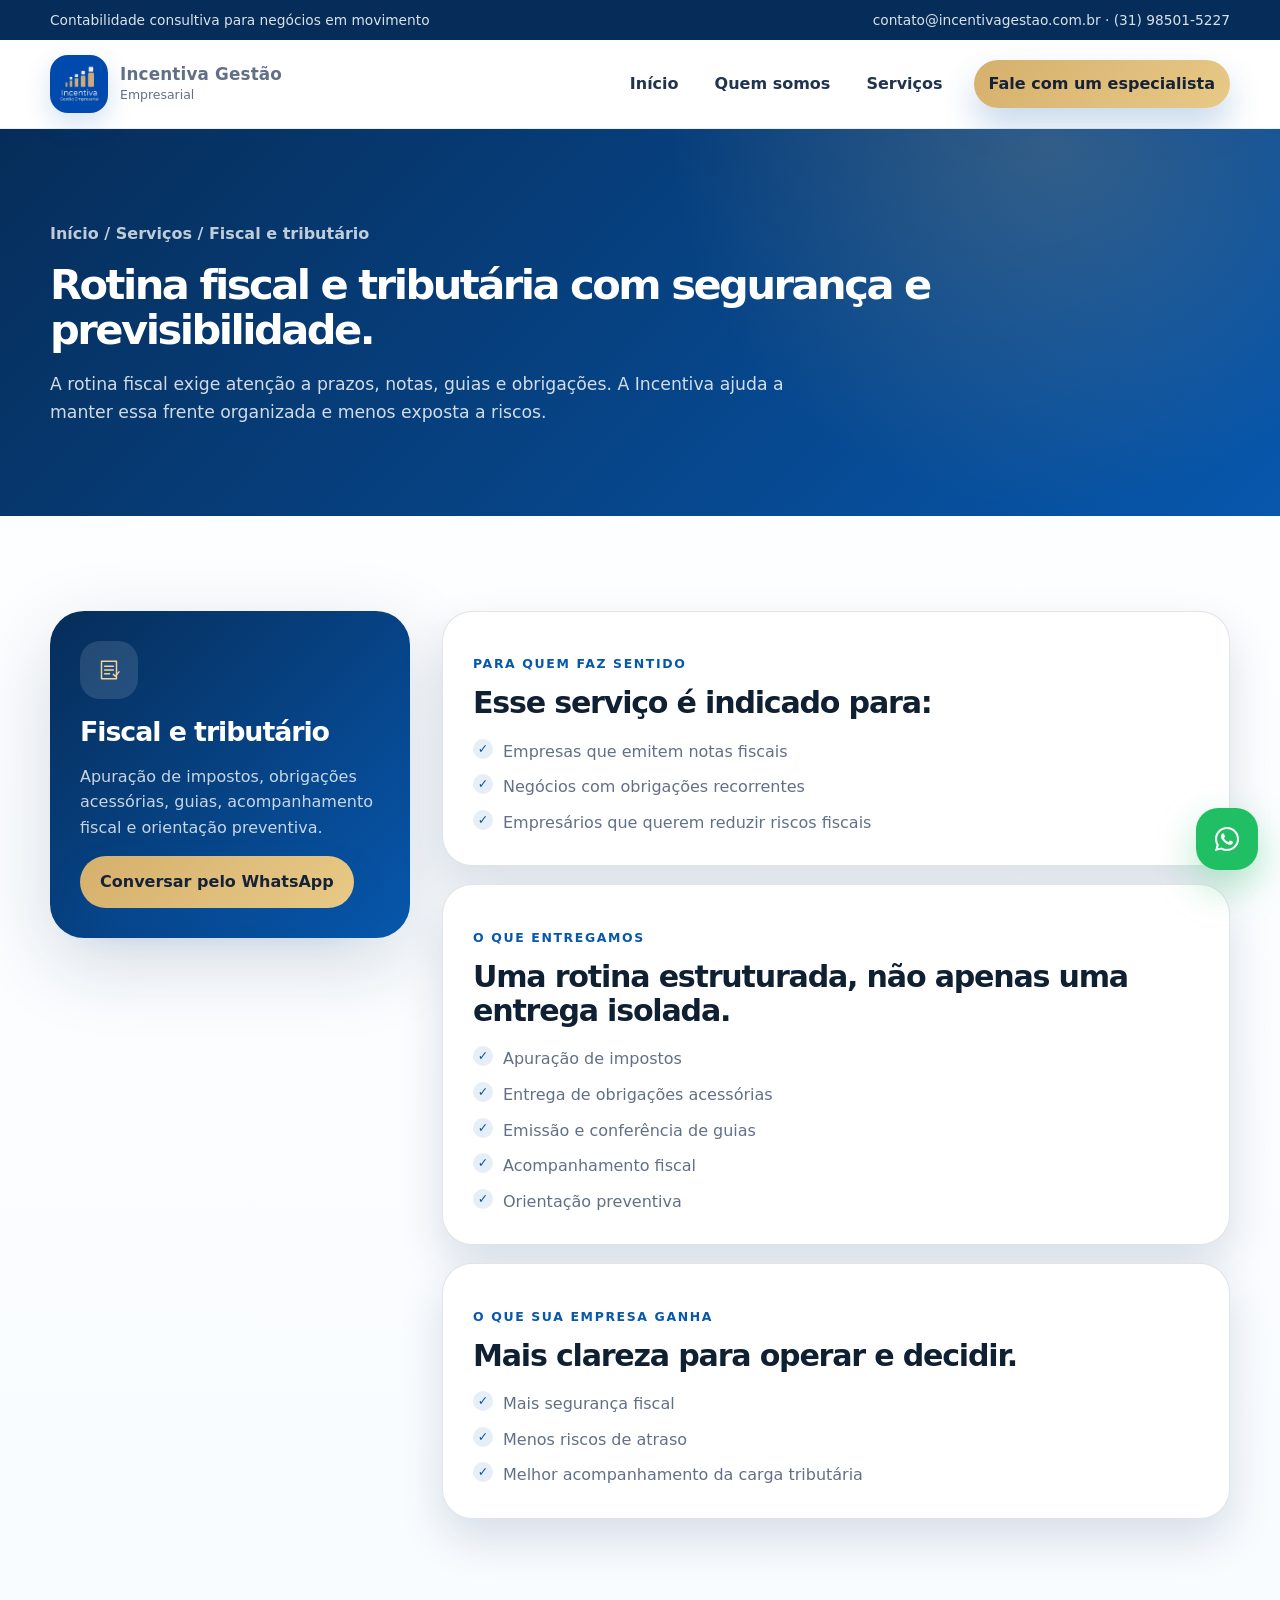
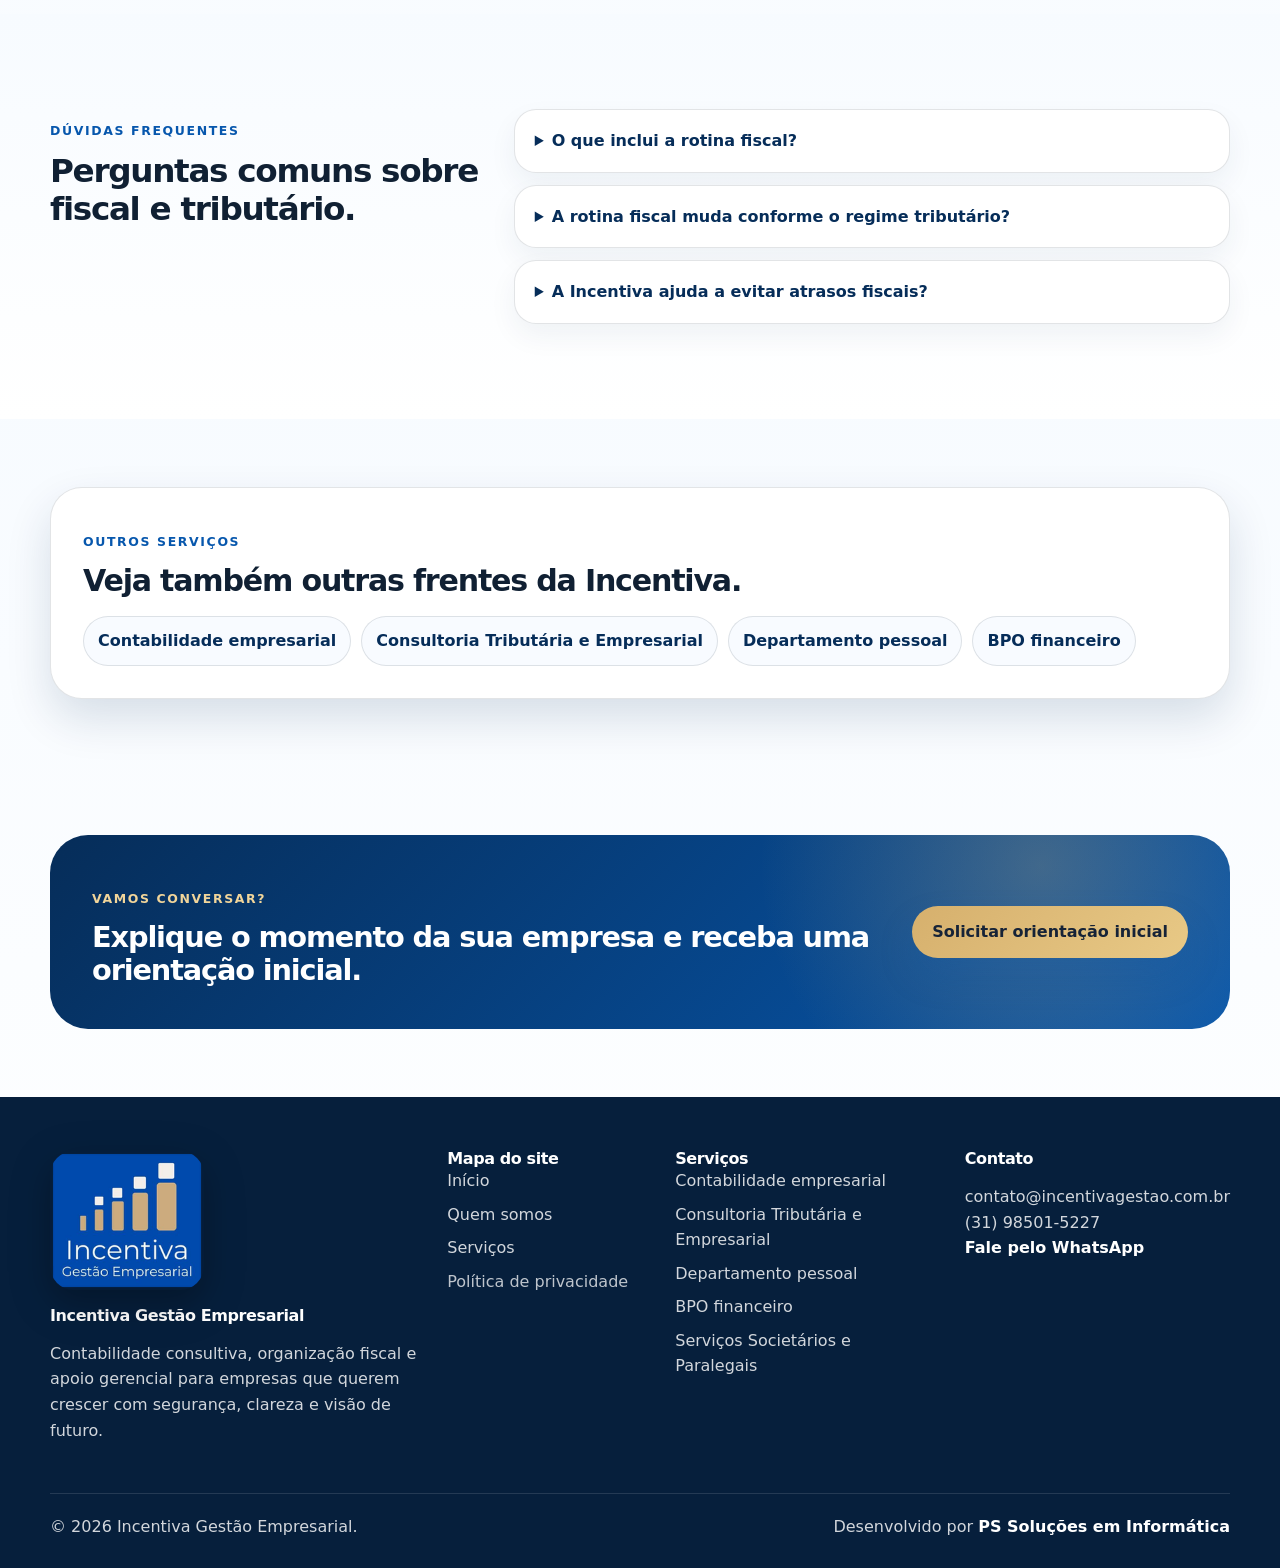
<file: fiscal-tributario.html>
<!doctype html><html lang="pt-BR"><head><meta charset="utf-8"><meta name="viewport" content="width=device-width, initial-scale=1"><title>Fiscal e tributário para empresas | Incentiva Gestão</title><meta name="description" content="Apoio fiscal e tributário para cumprir obrigações, reduzir riscos e manter a empresa regular perante os órgãos públicos."><link rel="canonical" href="https://www.incentivagestao.com.br/fiscal-tributario.html"><meta name="theme-color" content="#0757ad"><meta name="site-version" content="29-footer-logo-arredondada"><meta property="og:title" content="Fiscal e tributário para empresas | Incentiva Gestão"><meta property="og:description" content="Apoio fiscal e tributário para cumprir obrigações, reduzir riscos e manter a empresa regular perante os órgãos públicos."><meta property="og:type" content="website"><meta property="og:url" content="https://www.incentivagestao.com.br/fiscal-tributario.html"><meta property="og:image" content="https://www.incentivagestao.com.br/assets/img/og-image.jpg"><meta property="og:image:width" content="1200"><meta property="og:image:height" content="630"><meta name="twitter:card" content="summary_large_image"><link rel="icon" type="image/png" sizes="512x512" href="https://www.incentivagestao.com.br/assets/img/favicon.png"><link rel="shortcut icon" href="https://www.incentivagestao.com.br/assets/img/favicon.png"><link rel="apple-touch-icon" href="https://www.incentivagestao.com.br/assets/img/favicon.png"><link rel="stylesheet" href="assets/css/style.css?v=29"><script type="application/ld+json">{"@context":"https://schema.org","@graph":[{"@type":["AccountingService","LocalBusiness"],"@id":"https://www.incentivagestao.com.br/#empresa","name":"Incentiva Gestão Empresarial","url":"https://www.incentivagestao.com.br/","logo":"https://www.incentivagestao.com.br/assets/img/logo-incentiva.png","image":"https://www.incentivagestao.com.br/assets/img/og-image.jpg","email":"contato@incentivagestao.com.br","telephone":"+55 31 98501-5227","address":{"@type":"PostalAddress","addressLocality":"Belo Horizonte","addressRegion":"MG","addressCountry":"BR"},"areaServed":["Belo Horizonte","Região Metropolitana de Belo Horizonte","Minas Gerais"],"description":"Contabilidade consultiva, organização fiscal, departamento pessoal, BPO financeiro e apoio gerencial para empresas."},{"@type":"WebPage","@id":"https://www.incentivagestao.com.br/fiscal-tributario.html#webpage","url":"https://www.incentivagestao.com.br/fiscal-tributario.html","name":"Fiscal e tributário para empresas | Incentiva Gestão","description":"Apuração de impostos, obrigações acessórias, guias, acompanhamento fiscal e orientação preventiva.","isPartOf":{"@type":"WebSite","@id":"https://www.incentivagestao.com.br/#website","url":"https://www.incentivagestao.com.br/","name":"Incentiva Gestão Empresarial"},"about":{"@id":"https://www.incentivagestao.com.br/#empresa","url":"https://www.incentivagestao.com.br/","logo":"https://www.incentivagestao.com.br/assets/img/logo-incentiva.png","image":"https://www.incentivagestao.com.br/assets/img/og-image.jpg","email":"contato@incentivagestao.com.br","telephone":"+55 31 98501-5227","areaServed":["Belo Horizonte","Região Metropolitana de Belo Horizonte","Minas Gerais"]}},{"@type":"Service","@id":"https://www.incentivagestao.com.br/fiscal-tributario.html#service","name":"Fiscal e tributário","description":"Apuração de impostos, obrigações acessórias, guias, acompanhamento fiscal e orientação preventiva.","provider":{"@id":"https://www.incentivagestao.com.br/#empresa","url":"https://www.incentivagestao.com.br/","logo":"https://www.incentivagestao.com.br/assets/img/logo-incentiva.png","image":"https://www.incentivagestao.com.br/assets/img/og-image.jpg","email":"contato@incentivagestao.com.br","telephone":"+55 31 98501-5227","areaServed":["Belo Horizonte","Região Metropolitana de Belo Horizonte","Minas Gerais"]},"areaServed":"Brasil","serviceType":"Fiscal e tributário","url":"https://www.incentivagestao.com.br/fiscal-tributario.html"},{"@type":"FAQPage","@id":"https://www.incentivagestao.com.br/fiscal-tributario.html#faq","mainEntity":[{"@type":"Question","name":"O que inclui a rotina fiscal?","acceptedAnswer":{"@type":"Answer","text":"Inclui apuração de impostos, obrigações acessórias, conferência de documentos fiscais, guias e acompanhamento de prazos."}},{"@type":"Question","name":"A rotina fiscal muda conforme o regime tributário?","acceptedAnswer":{"@type":"Answer","text":"Sim. Simples Nacional, Lucro Presumido e Lucro Real possuem regras, prazos e obrigações diferentes."}},{"@type":"Question","name":"A Incentiva ajuda a evitar atrasos fiscais?","acceptedAnswer":{"@type":"Answer","text":"Sim. O acompanhamento organizado de prazos e documentos ajuda a reduzir atrasos e inconsistências."}}]}]}</script></head><body><!-- Incentiva site version: 29-footer-logo-arredondada --><a class="skip-link" href="#conteudo">Pular para o conteúdo</a>
<div class="topbar"><div class="container"><span>Contabilidade consultiva para negócios em movimento</span><span>contato@incentivagestao.com.br · (31) 98501-5227</span></div></div>
<header class="site-header">
  <div class="container nav-wrap">
    <a class="brand" href="index.html" aria-label="Incentiva Gestão Empresarial"><img class="brand-logo" src="assets/img/logo-incentiva.png" alt="Logo Incentiva Gestão" width="526" height="526" loading="lazy"><span><strong>Incentiva Gestão</strong><span>Empresarial</span></span></a>
    <button class="menu-toggle" aria-label="Abrir menu">☰</button>
    <nav class="main-nav" aria-label="Menu principal">
      <a href="index.html">Início</a>
      <a href="quem-somos.html">Quem somos</a>
      <a href="servicos.html">Serviços</a>
      <a class="btn gold nav-cta" href="https://wa.me/5531985015227?text=Ol%C3%A1%21%20Vim%20pelo%20site%20da%20Incentiva%20e%20gostaria%20de%20falar%20com%20um%20especialista." target="_blank" rel="noopener">Fale com um especialista</a>
    </nav>
  </div>
</header><main id="conteudo"><section class="page-hero page-hero-elegant"><div class="container"><div class="breadcrumb">Início / Serviços / Fiscal e tributário</div><h1>Rotina fiscal e tributária com segurança e previsibilidade.</h1><p>A rotina fiscal exige atenção a prazos, notas, guias e obrigações. A Incentiva ajuda a manter essa frente organizada e menos exposta a riscos.</p></div></section>
<section class="section"><div class="container service-page-layout"><aside class="service-sidebar reveal"><span class="icon-line"><svg viewBox="0 0 48 48" aria-hidden="true"><path d="M12 10h24v28H12Z"/><path d="M17 18h14M17 24h14M17 30h8"/><path d="M31 31l3 3 6-7"/></svg></span><h2>Fiscal e tributário</h2><p>Apuração de impostos, obrigações acessórias, guias, acompanhamento fiscal e orientação preventiva.</p><a class="btn gold" href="https://wa.me/5531985015227?text=Ol%C3%A1%21%20Gostaria%20de%20conversar%20sobre%20Fiscal%20e%20tribut%C3%A1rio%20com%20a%20Incentiva." target="_blank" rel="noopener">Conversar pelo WhatsApp</a></aside><div class="service-page-content"><div class="service-content-block reveal"><p class="kicker">Para quem faz sentido</p><h2>Esse serviço é indicado para:</h2><ul class="check-list"><li>Empresas que emitem notas fiscais</li><li>Negócios com obrigações recorrentes</li><li>Empresários que querem reduzir riscos fiscais</li></ul></div><div class="service-content-block reveal"><p class="kicker">O que entregamos</p><h2>Uma rotina estruturada, não apenas uma entrega isolada.</h2><ul class="check-list"><li>Apuração de impostos</li><li>Entrega de obrigações acessórias</li><li>Emissão e conferência de guias</li><li>Acompanhamento fiscal</li><li>Orientação preventiva</li></ul></div><div class="service-content-block reveal"><p class="kicker">O que sua empresa ganha</p><h2>Mais clareza para operar e decidir.</h2><ul class="check-list"><li>Mais segurança fiscal</li><li>Menos riscos de atraso</li><li>Melhor acompanhamento da carga tributária</li></ul></div></div></div></section>
<section class="section soft-section faq-section"><div class="container faq-grid"><div class="reveal"><p class="kicker">Dúvidas frequentes</p><h2>Perguntas comuns sobre fiscal e tributário.</h2></div><div class="faq-list reveal"><details><summary>O que inclui a rotina fiscal?</summary><p>Inclui apuração de impostos, obrigações acessórias, conferência de documentos fiscais, guias e acompanhamento de prazos.</p></details><details><summary>A rotina fiscal muda conforme o regime tributário?</summary><p>Sim. Simples Nacional, Lucro Presumido e Lucro Real possuem regras, prazos e obrigações diferentes.</p></details><details><summary>A Incentiva ajuda a evitar atrasos fiscais?</summary><p>Sim. O acompanhamento organizado de prazos e documentos ajuda a reduzir atrasos e inconsistências.</p></details></div></div></section>
<section class="section compact"><div class="container related-services reveal"><p class="kicker">Outros serviços</p><h2>Veja também outras frentes da Incentiva.</h2><nav><a href="contabilidade-empresarial.html">Contabilidade empresarial</a><a href="consultoria-tributaria-empresarial.html">Consultoria Tributária e Empresarial</a><a href="departamento-pessoal.html">Departamento pessoal</a><a href="bpo-financeiro.html">BPO financeiro</a></nav></div></section>
<section class="section compact"><div class="container band reveal"><div><p class="kicker kicker-gold">Vamos conversar?</p><h2>Explique o momento da sua empresa e receba uma orientação inicial.</h2></div><a class="btn gold" href="https://wa.me/5531985015227?text=Ol%C3%A1%21%20Quero%20uma%20orienta%C3%A7%C3%A3o%20inicial%20sobre%20Fiscal%20e%20tribut%C3%A1rio." target="_blank" rel="noopener">Solicitar orientação inicial</a></div></section></main><footer class="site-footer"><div class="container footer-grid footer-grid-v11"><div><img class="footer-logo" src="assets/img/footer-logo-incentiva.png" alt="Logo Incentiva Gestão Empresarial" width="220" height="199" loading="lazy"><h3>Incentiva Gestão Empresarial</h3><p>Contabilidade consultiva, organização fiscal e apoio gerencial para empresas que querem crescer com segurança, clareza e visão de futuro.</p></div><div><h3>Mapa do site</h3><nav class="footer-links"><a href="index.html">Início</a><a href="quem-somos.html">Quem somos</a><a href="servicos.html">Serviços</a><a href="politica-de-privacidade.html">Política de privacidade</a></nav></div><div><h3>Serviços</h3><nav class="footer-links"><a href="contabilidade-empresarial.html">Contabilidade empresarial</a><a href="consultoria-tributaria-empresarial.html">Consultoria Tributária e Empresarial</a><a href="departamento-pessoal.html">Departamento pessoal</a><a href="bpo-financeiro.html">BPO financeiro</a><a href="servicos-societarios-paralegais.html">Serviços Societários e Paralegais</a></nav></div><div><h3>Contato</h3><p>contato@incentivagestao.com.br<br>(31) 98501-5227<br><a href="https://wa.me/5531985015227?text=Ol%C3%A1%21%20Gostaria%20de%20conversar%20sobre%20minha%20empresa." target="_blank" rel="noopener">Fale pelo WhatsApp</a></p></div></div><div class="container dev"><span>© 2026 Incentiva Gestão Empresarial.</span><span>Desenvolvido por <a href="https://www.psinformatica.com.br" target="_blank" rel="noopener">PS Soluções em Informática</a></span></div></footer>
<a class="whatsapp-float" href="https://wa.me/5531985015227?text=Ol%C3%A1%21%20Vim%20pelo%20site%20da%20Incentiva%20e%20quero%20falar%20com%20um%20especialista." target="_blank" rel="noopener" aria-label="Falar no WhatsApp"><span class="whatsapp-bubble">Fale agora com um dos nossos especialistas</span><span class="whatsapp-btn" aria-hidden="true"><svg viewBox="0 0 32 32" fill="currentColor" xmlns="http://www.w3.org/2000/svg"><path d="M16.001 3.2c-7.068 0-12.8 5.729-12.8 12.797 0 2.263.595 4.474 1.725 6.42L3.2 28.8l6.545-1.676a12.74 12.74 0 0 0 6.256 1.673h.005c7.066 0 12.794-5.729 12.794-12.799C28.8 8.93 23.069 3.2 16.001 3.2Zm0 23.496h-.004a10.63 10.63 0 0 1-5.42-1.49l-.389-.231-3.885.995 1.037-3.788-.253-.392A10.615 10.615 0 0 1 5.37 16c0-5.86 4.768-10.629 10.631-10.629 2.84.001 5.509 1.107 7.517 3.115 2.008 2.008 3.115 4.68 3.113 7.517 0 5.862-4.768 10.631-10.63 10.631Zm5.83-7.958c-.319-.16-1.888-.93-2.18-1.037-.292-.106-.505-.16-.718.16-.213.319-.824 1.037-1.01 1.25-.186.213-.372.24-.691.08-.319-.16-1.348-.497-2.566-1.584-.948-.845-1.589-1.888-1.775-2.207-.186-.319-.02-.491.14-.65.144-.143.319-.372.478-.558.16-.186.213-.319.319-.532.106-.213.053-.399-.027-.558-.08-.16-.718-1.729-.984-2.366-.26-.623-.524-.538-.718-.547l-.611-.011c-.213 0-.558.08-.85.399-.292.319-1.116 1.09-1.116 2.658 0 1.569 1.143 3.085 1.302 3.298.16.213 2.25 3.437 5.451 4.816.761.328 1.355.524 1.818.671.764.243 1.46.209 2.01.127.613-.091 1.888-.771 2.154-1.516.266-.745.266-1.383.186-1.516-.08-.133-.292-.213-.611-.372Z"/></svg></span></a><script src="assets/js/main.js?v=29"></script></body></html>
</file>
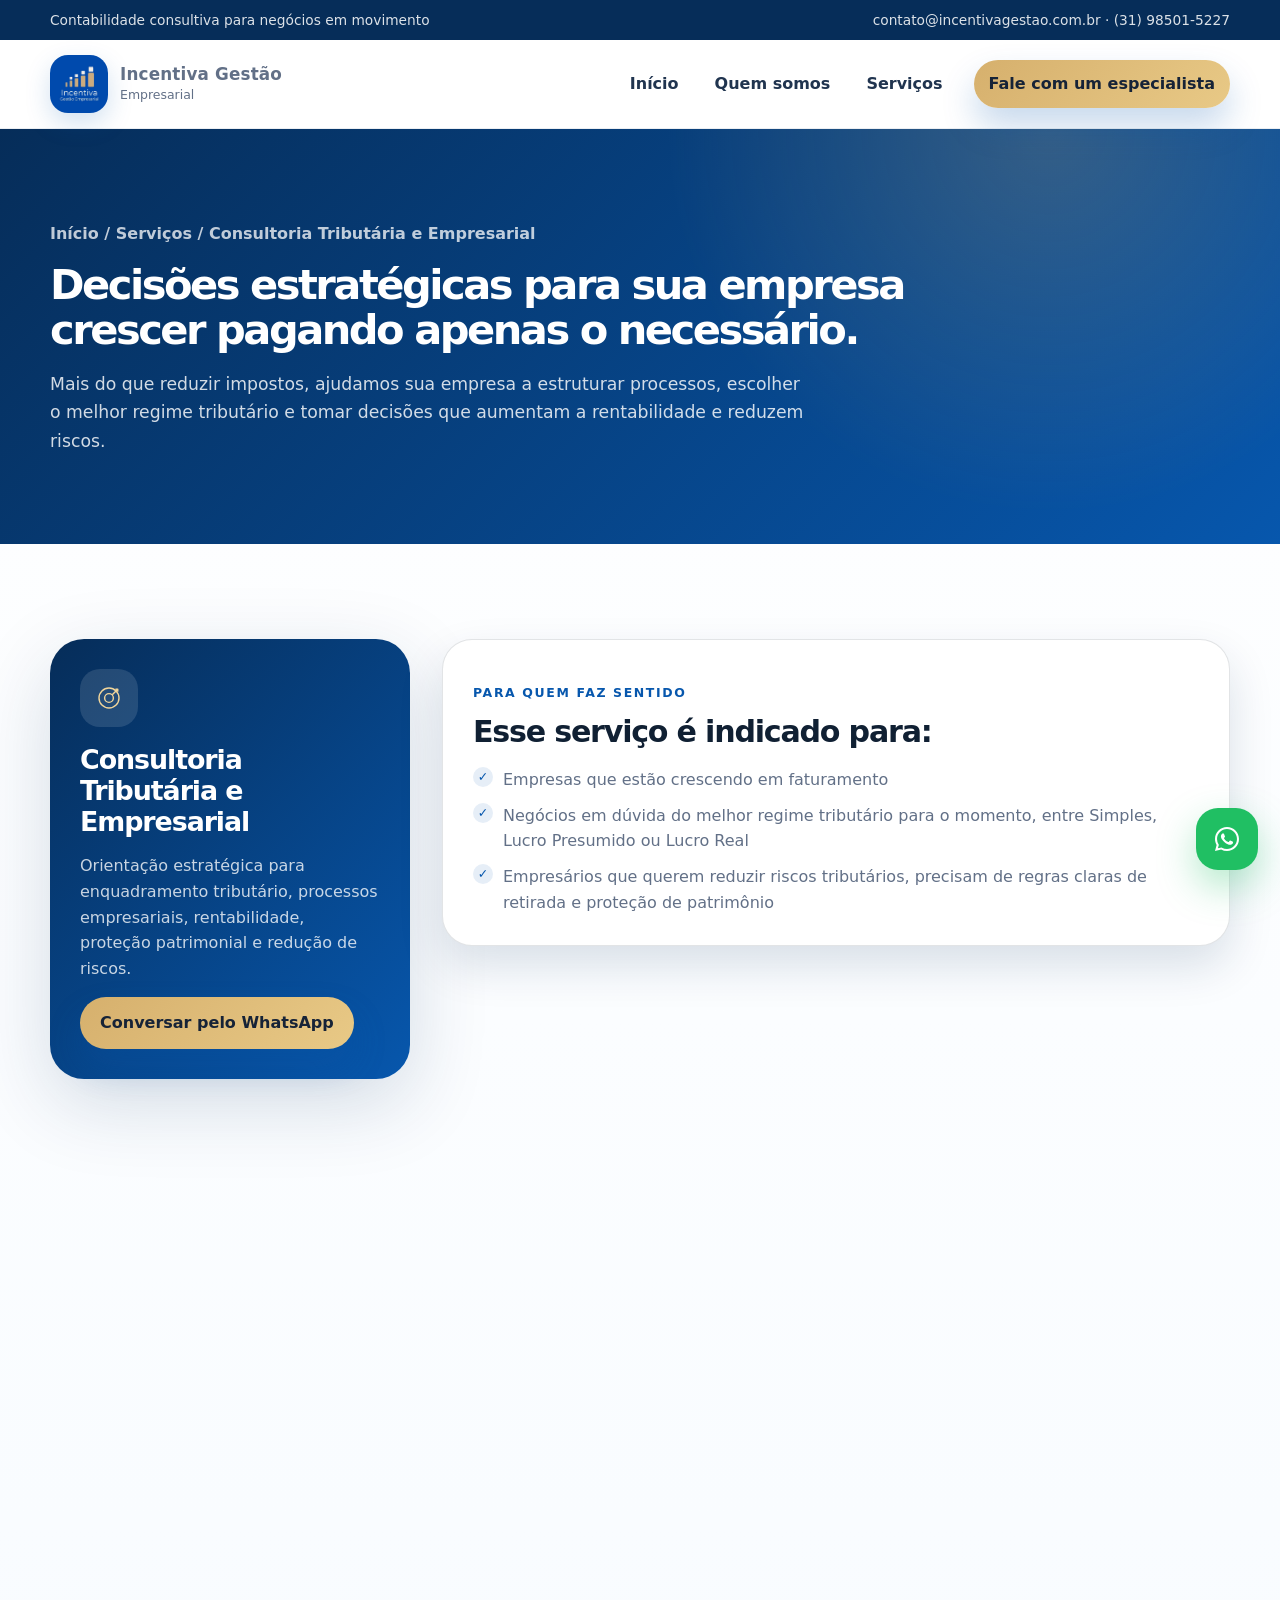
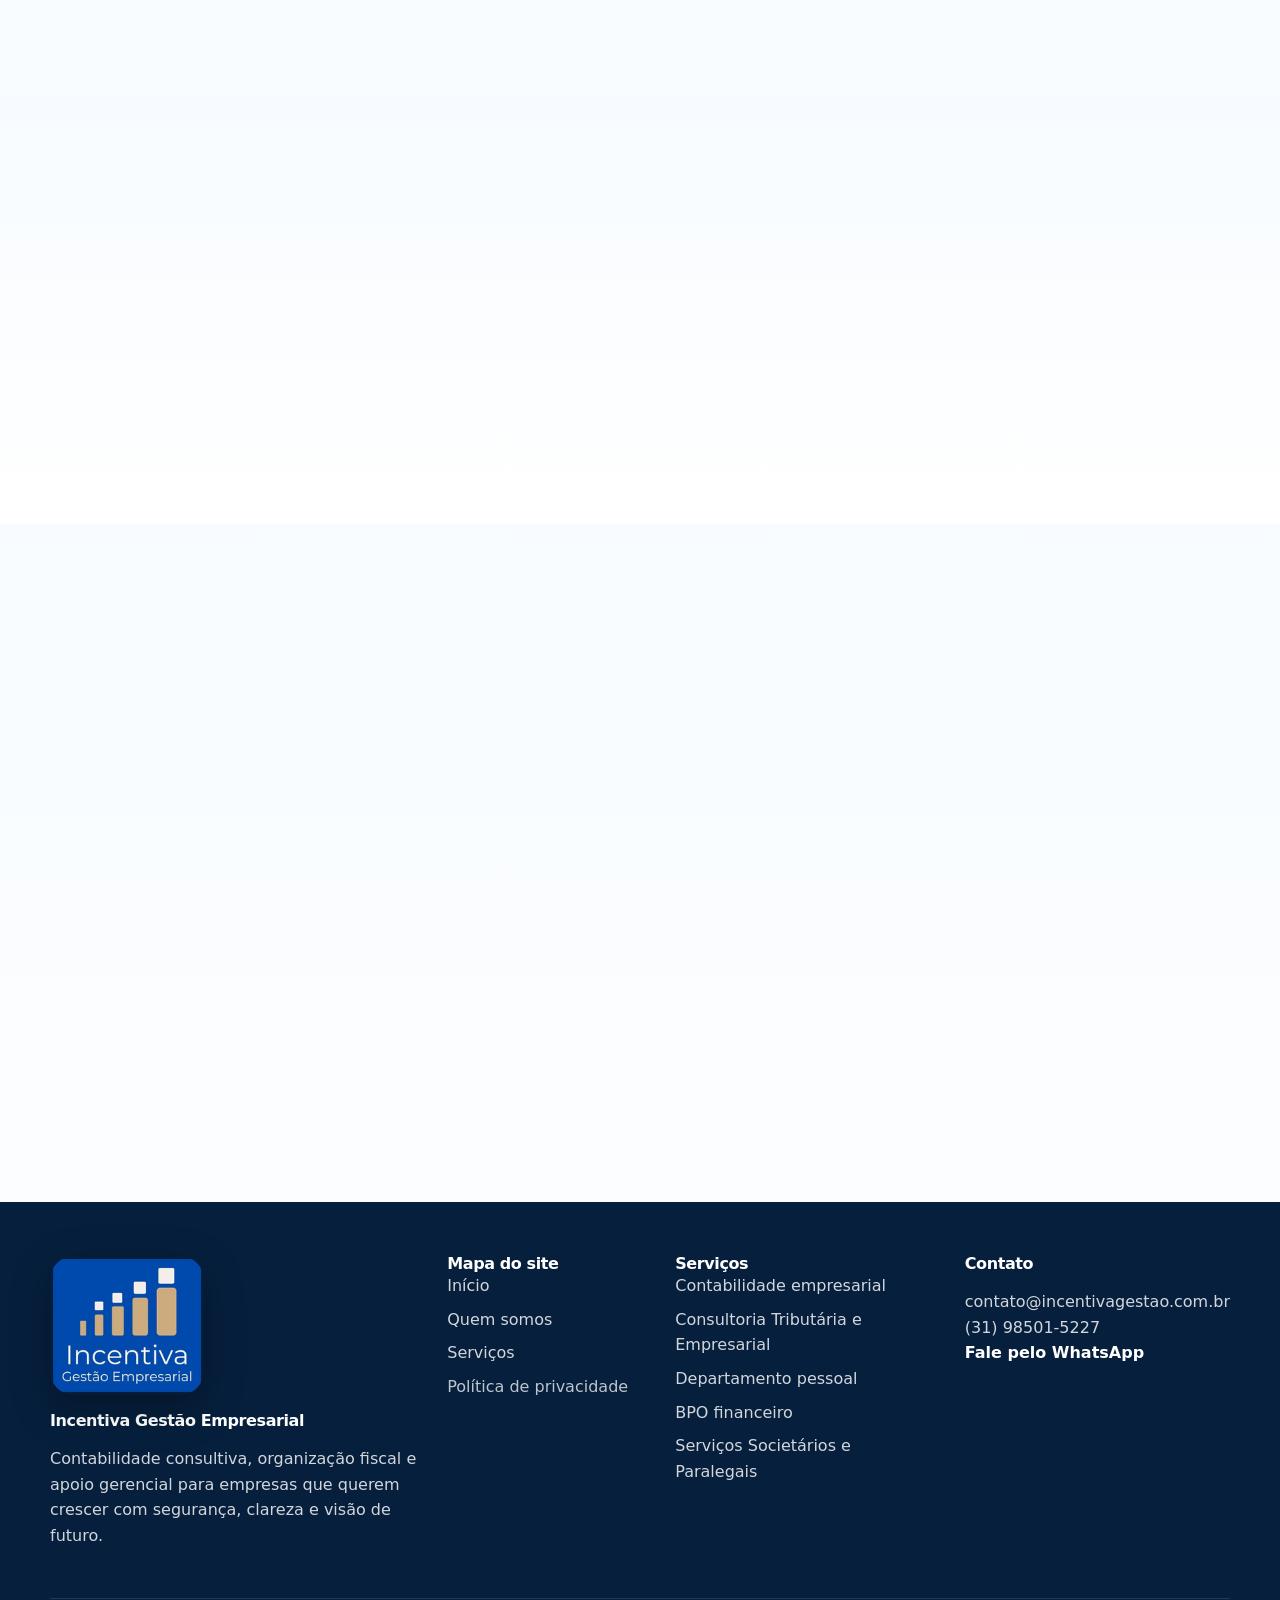
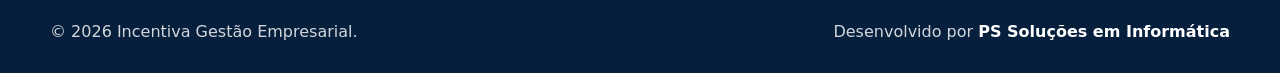
<file: planejamento-tributario.html>
<!doctype html><html lang="pt-BR"><head><meta charset="utf-8"><meta name="robots" content="noindex,follow"><meta http-equiv="refresh" content="0; url=consultoria-tributaria-empresarial.html"><title>Redirecionando | Incentiva Gestão</title><link rel="canonical" href="https://www.incentivagestao.com.br/consultoria-tributaria-empresarial.html"></head><body><p>Redirecionando para <a href="consultoria-tributaria-empresarial.html">Consultoria Tributária e Empresarial</a>.</p></body></html>
</file>
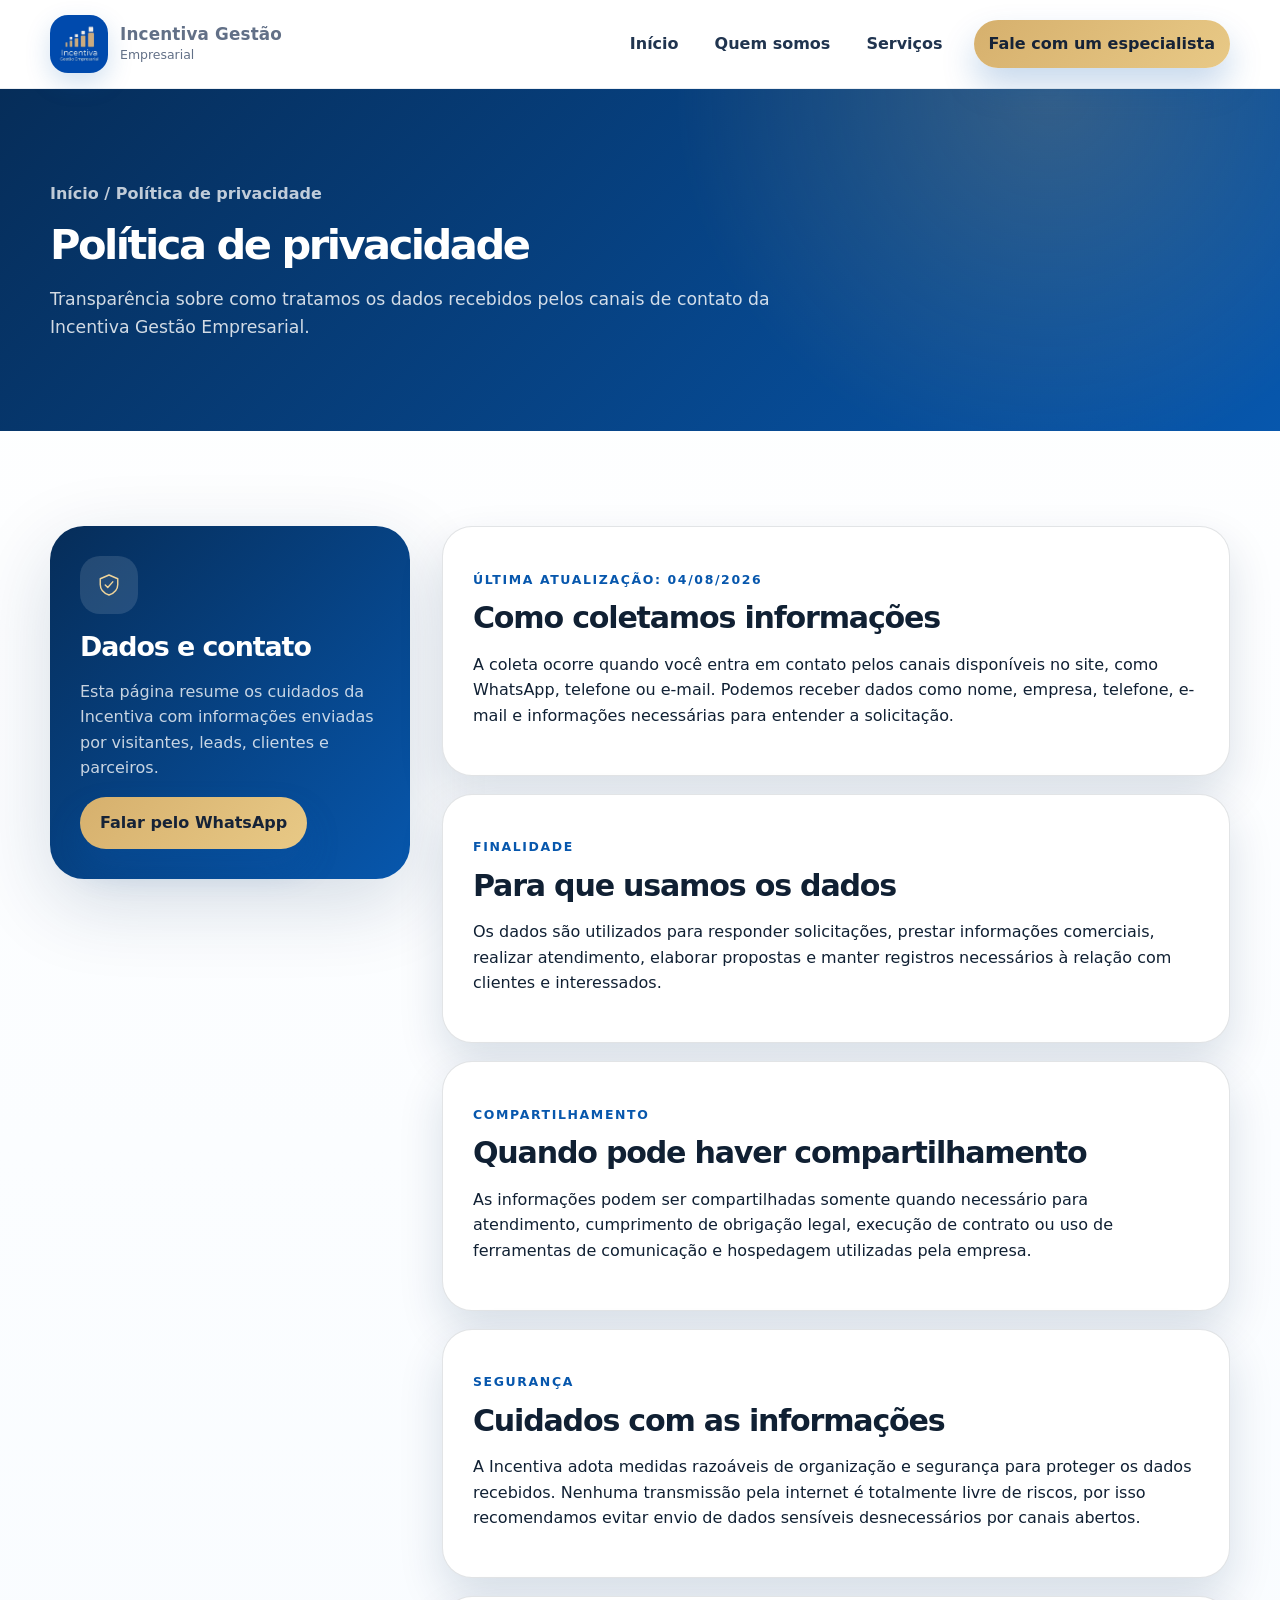
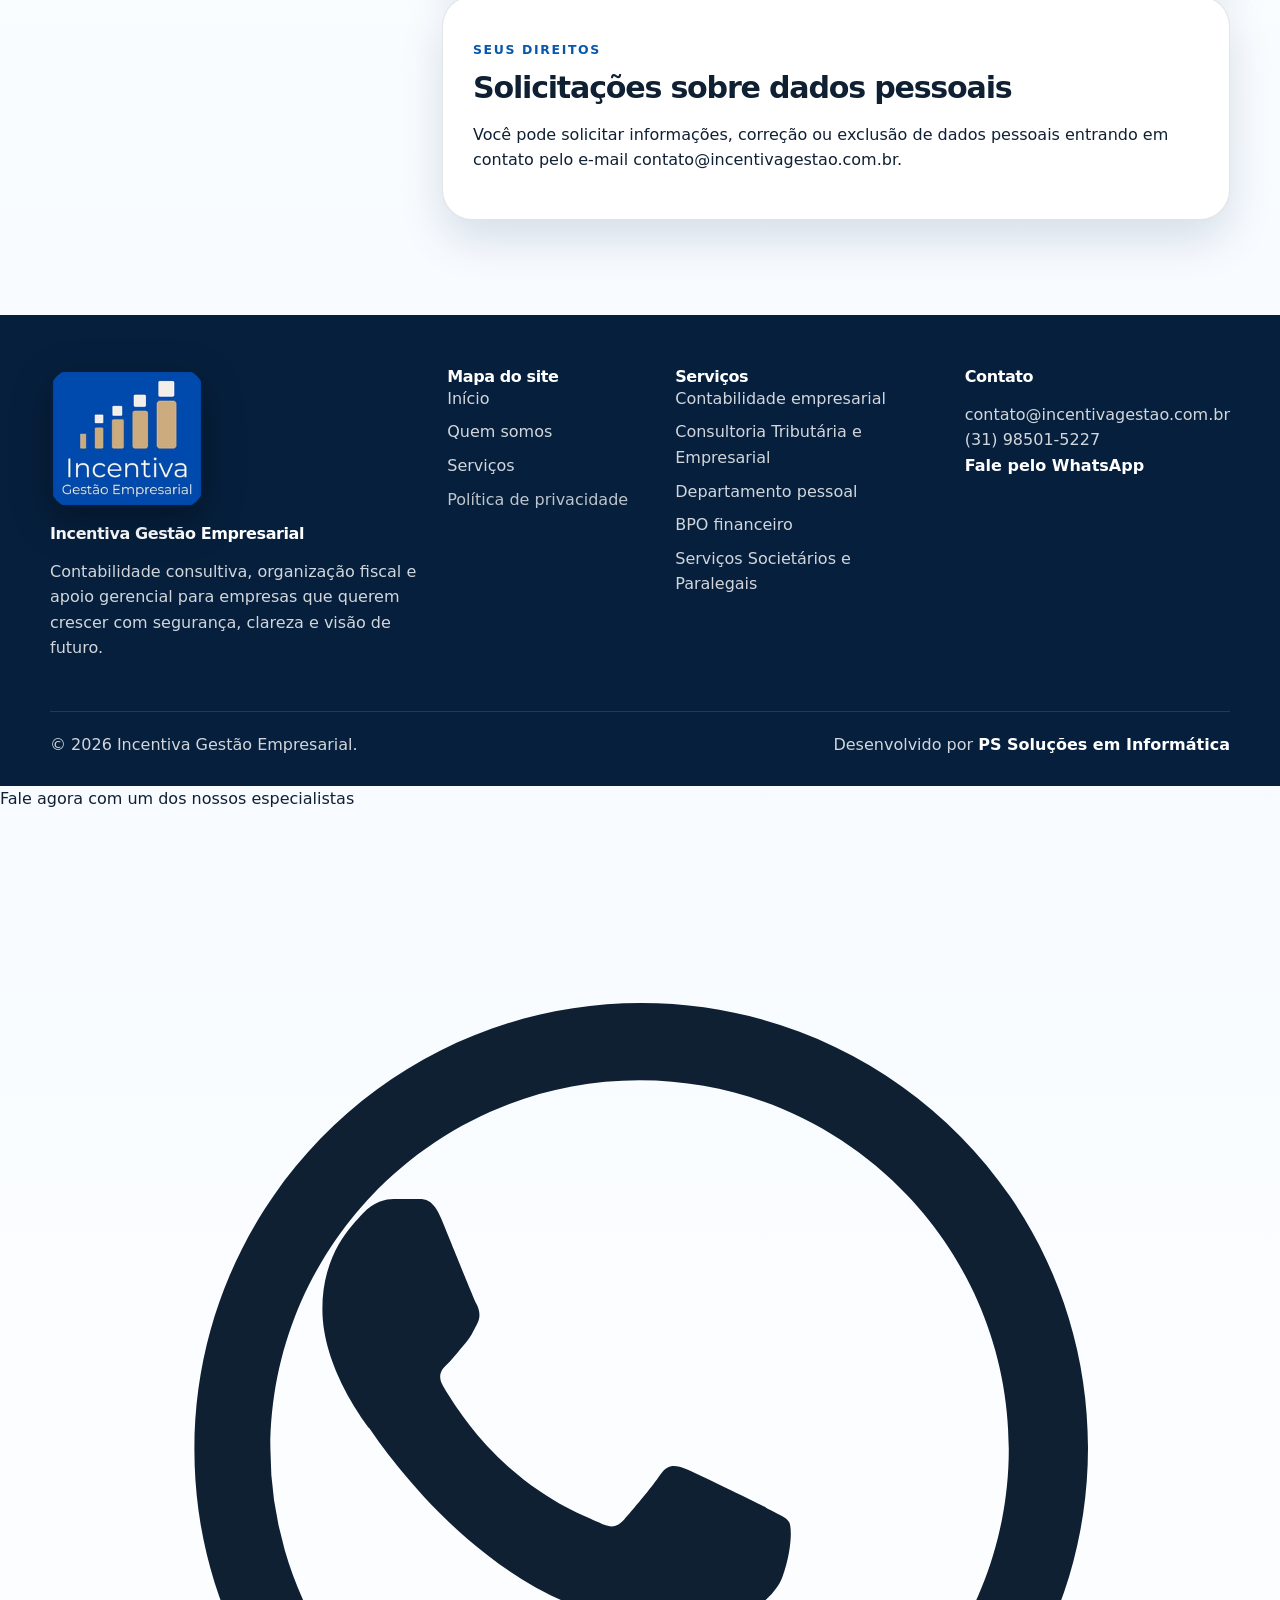
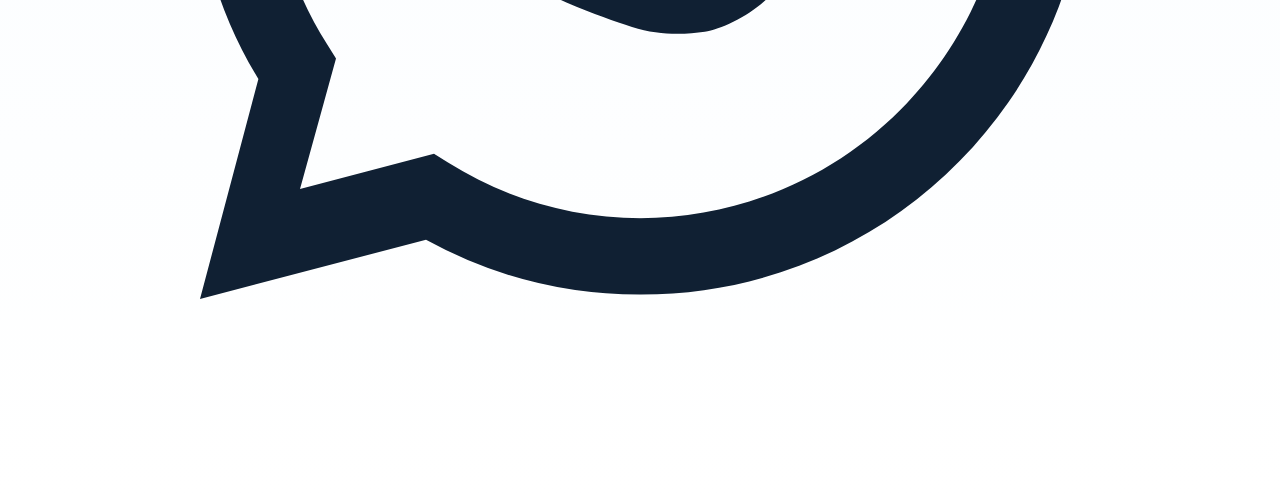
<file: politica-de-privacidade.html>
<!doctype html><html lang="pt-BR"><head><meta charset="utf-8"><meta name="viewport" content="width=device-width, initial-scale=1"><title>Política de privacidade | Incentiva Gestão</title><meta name="description" content="Política de privacidade da Incentiva Gestão Empresarial sobre contatos por e-mail e WhatsApp, dados pessoais e canais de atendimento."><link rel="canonical" href="https://www.incentivagestao.com.br/politica-de-privacidade.html"><meta name="theme-color" content="#0757ad"><meta name="site-version" content="29-footer-logo-arredondada"><meta property="og:title" content="Política de privacidade | Incentiva Gestão"><meta property="og:description" content="Política de privacidade da Incentiva Gestão Empresarial sobre contatos por e-mail e WhatsApp, dados pessoais e canais de atendimento."><meta property="og:type" content="website"><meta property="og:url" content="https://www.incentivagestao.com.br/politica-de-privacidade.html"><meta property="og:image" content="https://www.incentivagestao.com.br/assets/img/og-image.jpg"><meta property="og:image:width" content="1200"><meta property="og:image:height" content="630"><meta name="twitter:card" content="summary_large_image"><link rel="icon" type="image/png" sizes="512x512" href="https://www.incentivagestao.com.br/assets/img/favicon.png"><link rel="shortcut icon" href="https://www.incentivagestao.com.br/assets/img/favicon.png"><link rel="apple-touch-icon" href="https://www.incentivagestao.com.br/assets/img/favicon.png"><link rel="stylesheet" href="assets/css/style.css?v=29"><script type="application/ld+json">{"@context":"https://schema.org","@type":"WebPage","@id":"https://www.incentivagestao.com.br/politica-de-privacidade.html#webpage","url":"https://www.incentivagestao.com.br/politica-de-privacidade.html","name":"Política de privacidade | Incentiva Gestão","isPartOf":{"@id":"https://www.incentivagestao.com.br/#website"},"about":{"@id":"https://www.incentivagestao.com.br/#empresa","url":"https://www.incentivagestao.com.br/","logo":"https://www.incentivagestao.com.br/assets/img/logo-incentiva.png","image":"https://www.incentivagestao.com.br/assets/img/og-image.jpg","email":"contato@incentivagestao.com.br","telephone":"+55 31 98501-5227","areaServed":["Belo Horizonte","Região Metropolitana de Belo Horizonte","Minas Gerais"]}}</script></head><body><a class="skip-link" href="#conteudo">Pular para o conteúdo</a><header class="site-header">
  <div class="container nav-wrap">
    <a class="brand" href="index.html" aria-label="Incentiva Gestão Empresarial"><img class="brand-logo" src="assets/img/logo-incentiva.png" alt="Logo Incentiva Gestão" width="526" height="526" loading="lazy"><span><strong>Incentiva Gestão</strong><span>Empresarial</span></span></a>
    <button class="menu-toggle" aria-label="Abrir menu">☰</button>
    <nav class="main-nav" aria-label="Menu principal">
      <a href="index.html">Início</a>
      <a href="quem-somos.html">Quem somos</a>
      <a href="servicos.html">Serviços</a>
      <a class="btn gold nav-cta" href="https://wa.me/5531985015227?text=Ol%C3%A1%21%20Vim%20pelo%20site%20da%20Incentiva%20e%20gostaria%20de%20falar%20com%20um%20especialista." target="_blank" rel="noopener">Fale com um especialista</a>
    </nav>
  </div>
</header>
<main id="conteudo">
<section class="page-hero page-hero-elegant"><div class="container"><div class="breadcrumb">Início / Política de privacidade</div><h1>Política de privacidade</h1><p>Transparência sobre como tratamos os dados recebidos pelos canais de contato da Incentiva Gestão Empresarial.</p></div></section>
<section class="section">
  <div class="container service-page-layout">
    <aside class="service-sidebar reveal">
      <span class="icon-line"><svg viewBox="0 0 48 48" aria-hidden="true"><path d="M24 8 38 14v9c0 9-6 14-14 17-8-3-14-8-14-17v-9l14-6Z"/><path d="m18 24 4 4 8-9"/></svg></span>
      <h2>Dados e contato</h2>
      <p>Esta página resume os cuidados da Incentiva com informações enviadas por visitantes, leads, clientes e parceiros.</p>
      <a class="btn gold" href="https://wa.me/5531985015227?text=Ol%C3%A1%21%20Gostaria%20de%20falar%20sobre%20privacidade%20e%20dados." target="_blank" rel="noopener">Falar pelo WhatsApp</a>
    </aside>
    <div class="service-page-content">
      <div class="service-content-block reveal"><p class="kicker">Última atualização: 04/08/2026</p><h2>Como coletamos informações</h2><p>A coleta ocorre quando você entra em contato pelos canais disponíveis no site, como WhatsApp, telefone ou e-mail. Podemos receber dados como nome, empresa, telefone, e-mail e informações necessárias para entender a solicitação.</p></div>
      <div class="service-content-block reveal"><p class="kicker">Finalidade</p><h2>Para que usamos os dados</h2><p>Os dados são utilizados para responder solicitações, prestar informações comerciais, realizar atendimento, elaborar propostas e manter registros necessários à relação com clientes e interessados.</p></div>
      <div class="service-content-block reveal"><p class="kicker">Compartilhamento</p><h2>Quando pode haver compartilhamento</h2><p>As informações podem ser compartilhadas somente quando necessário para atendimento, cumprimento de obrigação legal, execução de contrato ou uso de ferramentas de comunicação e hospedagem utilizadas pela empresa.</p></div>
      <div class="service-content-block reveal"><p class="kicker">Segurança</p><h2>Cuidados com as informações</h2><p>A Incentiva adota medidas razoáveis de organização e segurança para proteger os dados recebidos. Nenhuma transmissão pela internet é totalmente livre de riscos, por isso recomendamos evitar envio de dados sensíveis desnecessários por canais abertos.</p></div>
      <div class="service-content-block reveal"><p class="kicker">Seus direitos</p><h2>Solicitações sobre dados pessoais</h2><p>Você pode solicitar informações, correção ou exclusão de dados pessoais entrando em contato pelo e-mail contato@incentivagestao.com.br.</p></div>
    </div>
  </div>
</section>
</main><footer class="site-footer"><div class="container footer-grid footer-grid-v11"><div><img class="footer-logo" src="assets/img/footer-logo-incentiva.png" alt="Logo Incentiva Gestão Empresarial" width="220" height="199" loading="lazy"><h3>Incentiva Gestão Empresarial</h3><p>Contabilidade consultiva, organização fiscal e apoio gerencial para empresas que querem crescer com segurança, clareza e visão de futuro.</p></div><div><h3>Mapa do site</h3><nav class="footer-links"><a href="index.html">Início</a><a href="quem-somos.html">Quem somos</a><a href="servicos.html">Serviços</a><a href="politica-de-privacidade.html">Política de privacidade</a></nav></div><div><h3>Serviços</h3><nav class="footer-links"><a href="contabilidade-empresarial.html">Contabilidade empresarial</a><a href="consultoria-tributaria-empresarial.html">Consultoria Tributária e Empresarial</a><a href="departamento-pessoal.html">Departamento pessoal</a><a href="bpo-financeiro.html">BPO financeiro</a><a href="servicos-societarios-paralegais.html">Serviços Societários e Paralegais</a></nav></div><div><h3>Contato</h3><p>contato@incentivagestao.com.br<br>(31) 98501-5227<br><a href="https://wa.me/5531985015227?text=Ol%C3%A1%21%20Gostaria%20de%20conversar%20sobre%20minha%20empresa." target="_blank" rel="noopener">Fale pelo WhatsApp</a></p></div></div><div class="container dev"><span>© 2026 Incentiva Gestão Empresarial.</span><span>Desenvolvido por <a href="https://www.psinformatica.com.br" target="_blank" rel="noopener">PS Soluções em Informática</a></span></div></footer><a class="floating-whatsapp" href="https://wa.me/5531985015227?text=Ol%C3%A1%21%20Gostaria%20de%20conversar%20com%20a%20Incentiva." target="_blank" rel="noopener" aria-label="Falar com a Incentiva pelo WhatsApp"><span>Fale agora com um dos nossos especialistas</span><svg viewBox="0 0 32 32" aria-hidden="true"><path fill="currentColor" d="M19.11 17.39c-.29-.14-1.7-.84-1.96-.94-.26-.1-.45-.14-.64.14-.19.29-.74.94-.91 1.13-.17.19-.34.22-.62.07-.29-.14-1.21-.45-2.3-1.42-.85-.76-1.43-1.7-1.6-1.99-.17-.29-.02-.44.13-.58.13-.13.29-.34.43-.5.14-.17.19-.29.29-.48.1-.19.05-.36-.02-.5-.07-.14-.64-1.55-.88-2.13-.23-.56-.47-.48-.64-.49h-.55c-.19 0-.5.07-.77.36-.26.29-1.01.98-1.01 2.4s1.03 2.79 1.18 2.98c.14.19 2.03 3.1 4.92 4.35.69.3 1.22.47 1.64.61.69.22 1.32.19 1.82.12.56-.08 1.7-.7 1.94-1.37.24-.67.24-1.25.17-1.37-.07-.12-.26-.19-.55-.34ZM16.03 4.8c-6.16 0-11.17 5-11.17 11.16 0 2.1.58 4.06 1.6 5.74L5 27.2l5.65-1.48a11.1 11.1 0 0 0 5.38 1.37c6.16 0 11.17-5 11.17-11.17S22.19 4.8 16.03 4.8Zm0 20.38c-1.78 0-3.43-.51-4.83-1.39l-.35-.22-3.35.88.9-3.26-.23-.37a9.16 9.16 0 0 1-1.41-4.87c0-5.08 4.14-9.22 9.23-9.22s9.23 4.14 9.23 9.22-4.14 9.23-9.23 9.23Z"/></svg></a><script src="assets/js/main.js?v=29"></script></body></html>
</file>
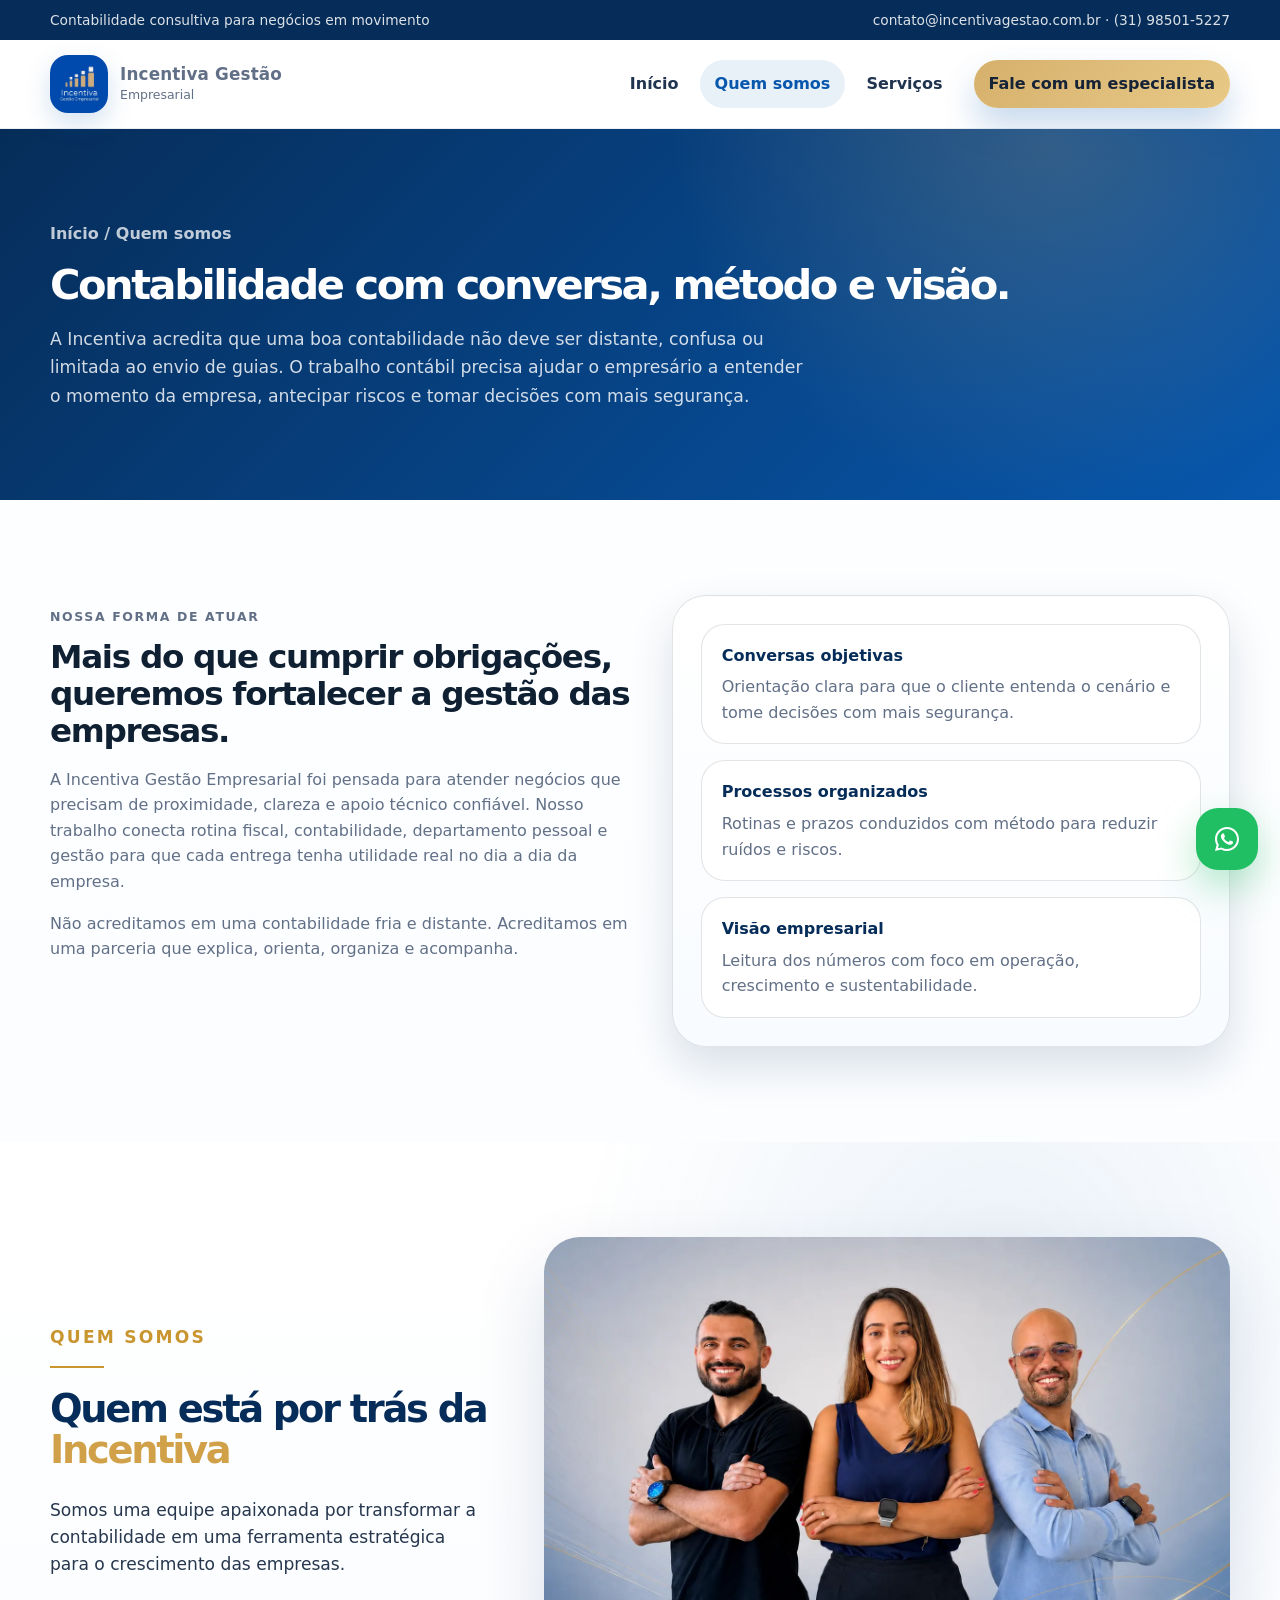
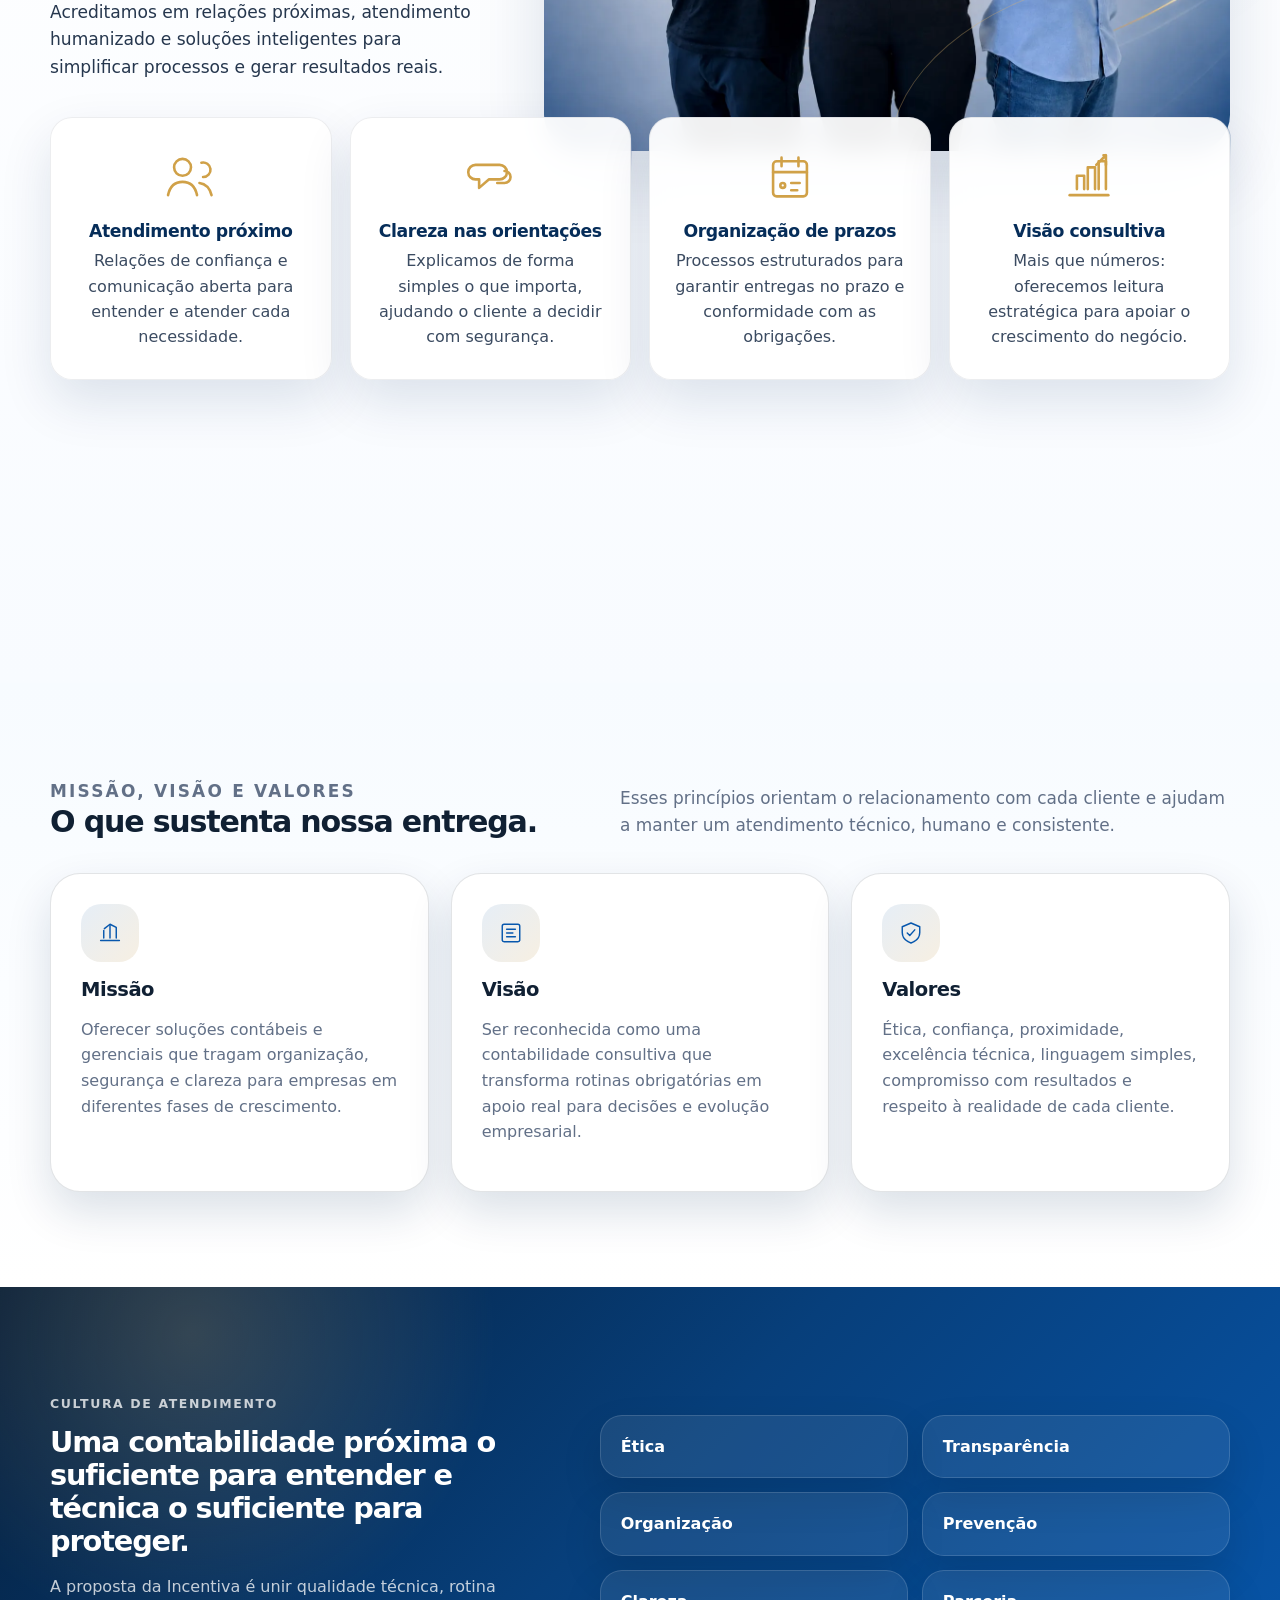
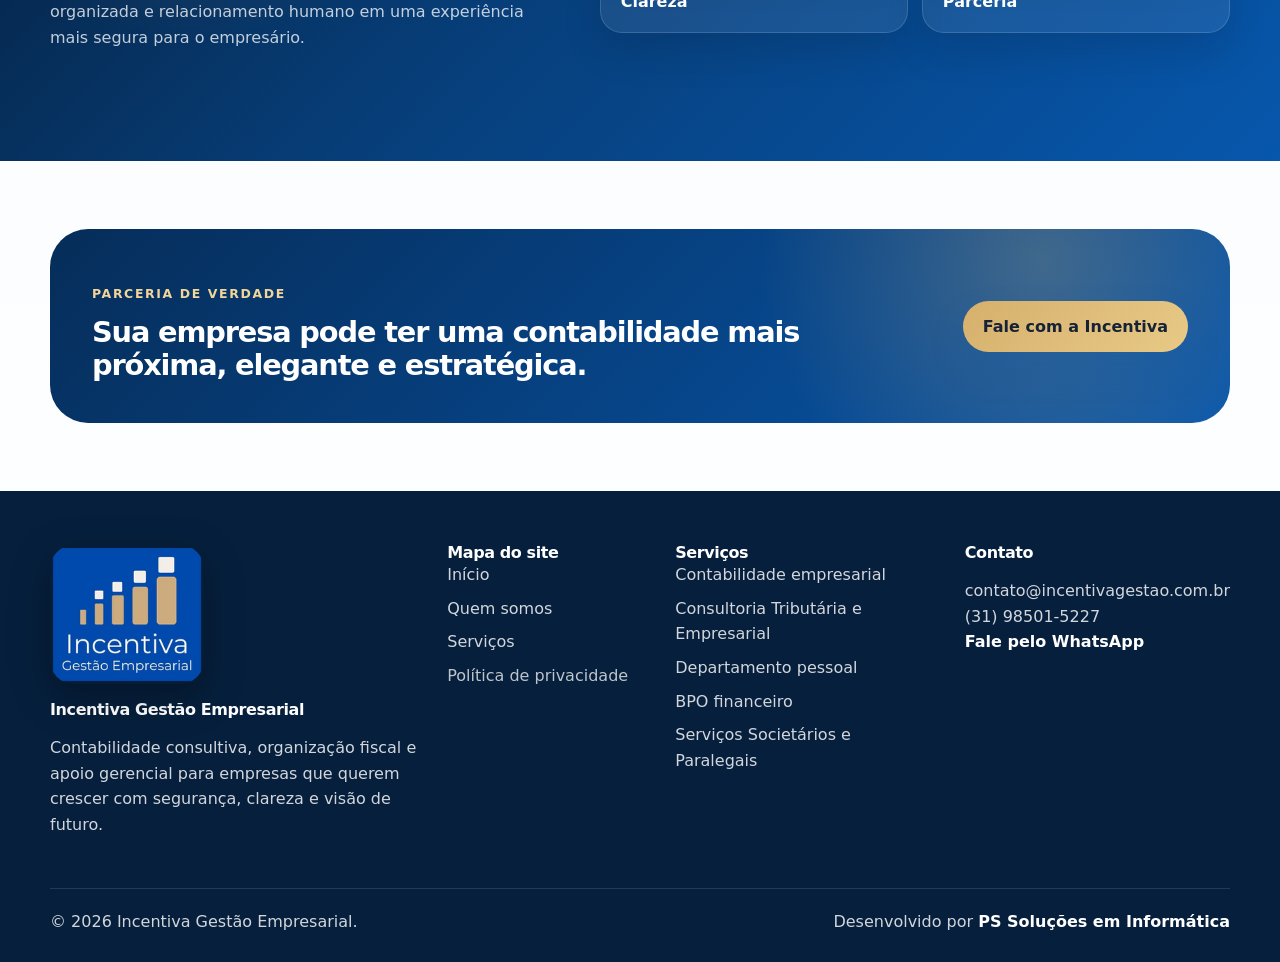
<file: quem-somos.html>
<!doctype html><html lang="pt-BR"><head><meta charset="utf-8"><meta name="viewport" content="width=device-width, initial-scale=1"><title>Quem somos | Incentiva Gestão Empresarial</title><meta name="description" content="Conheça a Incentiva Gestão Empresarial, uma equipe focada em atendimento próximo, organização contábil e visão consultiva para empresas."><link rel="canonical" href="https://www.incentivagestao.com.br/quem-somos.html"><meta name="theme-color" content="#0757ad"><meta name="site-version" content="29-footer-logo-arredondada"><meta property="og:title" content="Quem somos | Incentiva Gestão Empresarial"><meta property="og:description" content="Conheça a Incentiva Gestão Empresarial, uma equipe focada em atendimento próximo, organização contábil e visão consultiva para empresas."><meta property="og:type" content="website"><meta property="og:url" content="https://www.incentivagestao.com.br/quem-somos.html"><meta property="og:image" content="https://www.incentivagestao.com.br/assets/img/og-image.jpg"><meta property="og:image:width" content="1200"><meta property="og:image:height" content="630"><meta name="twitter:card" content="summary_large_image"><link rel="icon" type="image/png" sizes="512x512" href="https://www.incentivagestao.com.br/assets/img/favicon.png"><link rel="shortcut icon" href="https://www.incentivagestao.com.br/assets/img/favicon.png"><link rel="apple-touch-icon" href="https://www.incentivagestao.com.br/assets/img/favicon.png"><link rel="stylesheet" href="assets/css/style.css?v=29"><script type="application/ld+json">{"@context":"https://schema.org","@graph":[{"@type":["AccountingService","LocalBusiness"],"@id":"https://www.incentivagestao.com.br/#empresa","name":"Incentiva Gestão Empresarial","url":"https://www.incentivagestao.com.br/","logo":"https://www.incentivagestao.com.br/assets/img/logo-incentiva.png","image":"https://www.incentivagestao.com.br/assets/img/og-image.jpg","email":"contato@incentivagestao.com.br","telephone":"+55 31 98501-5227","address":{"@type":"PostalAddress","addressLocality":"Belo Horizonte","addressRegion":"MG","addressCountry":"BR"},"areaServed":["Belo Horizonte","Região Metropolitana de Belo Horizonte","Minas Gerais"],"description":"Contabilidade consultiva, organização fiscal, departamento pessoal, BPO financeiro e apoio gerencial para empresas."},{"@type":"WebPage","@id":"https://www.incentivagestao.com.br/quem-somos.html#webpage","url":"https://www.incentivagestao.com.br/quem-somos.html","name":"Quem somos | Incentiva Gestão Empresarial","description":"Conheça a Incentiva Gestão Empresarial, contabilidade consultiva em Belo Horizonte com missão, visão, valores e atendimento próximo.","isPartOf":{"@type":"WebSite","@id":"https://www.incentivagestao.com.br/#website","url":"https://www.incentivagestao.com.br/","name":"Incentiva Gestão Empresarial"},"about":{"@id":"https://www.incentivagestao.com.br/#empresa","url":"https://www.incentivagestao.com.br/","logo":"https://www.incentivagestao.com.br/assets/img/logo-incentiva.png","image":"https://www.incentivagestao.com.br/assets/img/og-image.jpg","email":"contato@incentivagestao.com.br","telephone":"+55 31 98501-5227","areaServed":["Belo Horizonte","Região Metropolitana de Belo Horizonte","Minas Gerais"]}}]}</script></head><body><!-- Incentiva site version: 29-footer-logo-arredondada --><a class="skip-link" href="#conteudo">Pular para o conteúdo</a>
<div class="topbar"><div class="container"><span>Contabilidade consultiva para negócios em movimento</span><span>contato@incentivagestao.com.br · (31) 98501-5227</span></div></div>
<header class="site-header">
  <div class="container nav-wrap">
    <a class="brand" href="index.html" aria-label="Incentiva Gestão Empresarial"><img class="brand-logo" src="assets/img/logo-incentiva.png" alt="Logo Incentiva Gestão" width="526" height="526" loading="lazy"><span><strong>Incentiva Gestão</strong><span>Empresarial</span></span></a>
    <button class="menu-toggle" aria-label="Abrir menu">☰</button>
    <nav class="main-nav" aria-label="Menu principal">
      <a href="index.html">Início</a>
      <a href="quem-somos.html">Quem somos</a>
      <a href="servicos.html">Serviços</a>
      <a class="btn gold nav-cta" href="https://wa.me/5531985015227?text=Ol%C3%A1%21%20Vim%20pelo%20site%20da%20Incentiva%20e%20gostaria%20de%20falar%20com%20um%20especialista." target="_blank" rel="noopener">Fale com um especialista</a>
    </nav>
  </div>
</header><main id="conteudo"><section class="page-hero page-hero-elegant"><div class="container"><div class="breadcrumb">Início / Quem somos</div><h1>Contabilidade com conversa, método e visão.</h1><p>A Incentiva acredita que uma boa contabilidade não deve ser distante, confusa ou limitada ao envio de guias. O trabalho contábil precisa ajudar o empresário a entender o momento da empresa, antecipar riscos e tomar decisões com mais segurança.</p></div></section>
<section class="section"><div class="container story-grid"><div class="story-copy reveal"><p class="kicker">Nossa forma de atuar</p><h2>Mais do que cumprir obrigações, queremos fortalecer a gestão das empresas.</h2><p>A Incentiva Gestão Empresarial foi pensada para atender negócios que precisam de proximidade, clareza e apoio técnico confiável. Nosso trabalho conecta rotina fiscal, contabilidade, departamento pessoal e gestão para que cada entrega tenha utilidade real no dia a dia da empresa.</p><p>Não acreditamos em uma contabilidade fria e distante. Acreditamos em uma parceria que explica, orienta, organiza e acompanha.</p></div><div class="story-panel reveal"><div class="story-item"><strong>Conversas objetivas</strong><p>Orientação clara para que o cliente entenda o cenário e tome decisões com mais segurança.</p></div><div class="story-item"><strong>Processos organizados</strong><p>Rotinas e prazos conduzidos com método para reduzir ruídos e riscos.</p></div><div class="story-item"><strong>Visão empresarial</strong><p>Leitura dos números com foco em operação, crescimento e sustentabilidade.</p></div></div></div></section>
<section class="section team-section team-editorial-section">
  <div class="container team-editorial">
    <div class="team-editorial-copy reveal">
      <p class="kicker">Quem somos</p>
      <h2>Quem está por trás da <span>Incentiva</span></h2>
      <p>Somos uma equipe apaixonada por transformar a contabilidade em uma ferramenta estratégica para o crescimento das empresas.</p>
      <p>Acreditamos em relações próximas, atendimento humanizado e soluções inteligentes para simplificar processos e gerar resultados reais.</p>
    </div>

    <figure class="team-photo-panel reveal">
      <picture><source srcset="assets/img/equipe-incentiva-site-v2.webp" type="image/webp"><img src="assets/img/equipe-incentiva-site-v2.png" alt="Equipe da Incentiva Gestão Empresarial em retrato corporativo" width="1448" height="1086" loading="lazy"></picture>
    </figure>
  </div>

  <div class="container team-value-grid">
    <article class="team-value-card reveal">
      <span class="team-icon" aria-hidden="true"><svg viewBox="0 0 48 48"><path d="M17 23a7 7 0 1 0 0-14 7 7 0 0 0 0 14Z"/><path d="M5 39c1.6-7.5 6-11 12-11s10.4 3.5 12 11"/><path d="M34 24a6 6 0 1 0-1.4-11.8"/><path d="M31 29c5 .7 8.5 4.2 10 10"/></svg></span>
      <h3>Atendimento próximo</h3>
      <p>Relações de confiança e comunicação aberta para entender e atender cada necessidade.</p>
    </article>
    <article class="team-value-card reveal">
      <span class="team-icon" aria-hidden="true"><svg viewBox="0 0 48 48"><path d="M12 14h20a6 6 0 0 1 0 12H23l-8 7v-7h-3a6 6 0 0 1 0-12Z"/><path d="M30 29h6a5 5 0 0 0 0-10"/></svg></span>
      <h3>Clareza nas orientações</h3>
      <p>Explicamos de forma simples o que importa, ajudando o cliente a decidir com segurança.</p>
    </article>
    <article class="team-value-card reveal">
      <span class="team-icon" aria-hidden="true"><svg viewBox="0 0 48 48"><path d="M13 11h22a3 3 0 0 1 3 3v23a3 3 0 0 1-3 3H13a3 3 0 0 1-3-3V14a3 3 0 0 1 3-3Z"/><path d="M17 8v7M31 8v7M10 20h28"/><path d="M25 29h7M25 35h5"/><circle cx="18" cy="31" r="2"/></svg></span>
      <h3>Organização de prazos</h3>
      <p>Processos estruturados para garantir entregas no prazo e conformidade com as obrigações.</p>
    </article>
    <article class="team-value-card reveal">
      <span class="team-icon" aria-hidden="true"><svg viewBox="0 0 48 48"><path d="M8 39h32"/><path d="M14 34V23h6v11M23 34V16h6v18M32 34V11h6v23"/><path d="m30 14 8-8M36 6h2v8"/></svg></span>
      <h3>Visão consultiva</h3>
      <p>Mais que números: oferecemos leitura estratégica para apoiar o crescimento do negócio.</p>
    </article>
  </div>

  <div class="container team-cta-card reveal">
    <div class="team-cta-icon" aria-hidden="true"><svg viewBox="0 0 48 48"><circle cx="24" cy="24" r="15"/><circle cx="24" cy="24" r="7"/><path d="m29 19 9-9M35 10h3v3"/><path d="M24 24 38 10"/></svg></div>
    <div>
      <h3>Conte com a Incentiva para impulsionar o futuro da sua empresa</h3>
      <p>Unimos técnica, organização e proximidade para cuidar do que é essencial: a saúde contábil e financeira da sua empresa.</p>
    </div>
    <a class="btn gold" href="https://wa.me/5531985015227?text=Ol%C3%A1%21%20Quero%20conhecer%20melhor%20a%20Incentiva%20Gest%C3%A3o." target="_blank" rel="noopener">Fale com um especialista</a>
  </div>
</section>

<section class="section soft-section"><div class="container"><div class="section-head"><div><p class="kicker">Missão, Visão e Valores</p><h2>O que sustenta nossa entrega.</h2></div><p>Esses princípios orientam o relacionamento com cada cliente e ajudam a manter um atendimento técnico, humano e consistente.</p></div><div class="grid three purpose-grid"><article class="purpose-card reveal"><span class="icon-line"><svg viewBox="0 0 48 48" aria-hidden="true"><path d="M9 36h30"/><path d="M14 32V20m10 12V12m10 20V16"/><path d="m15 17 9-7 10 5"/></svg></span><h3>Missão</h3><p>Oferecer soluções contábeis e gerenciais que tragam organização, segurança e clareza para empresas em diferentes fases de crescimento.</p></article><article class="purpose-card reveal"><span class="icon-line"><svg viewBox="0 0 48 48" aria-hidden="true"><path d="M13 10h22a3 3 0 0 1 3 3v22a3 3 0 0 1-3 3H13a3 3 0 0 1-3-3V13a3 3 0 0 1 3-3Z"/><path d="M17 18h14M17 24h10M17 30h14"/></svg></span><h3>Visão</h3><p>Ser reconhecida como uma contabilidade consultiva que transforma rotinas obrigatórias em apoio real para decisões e evolução empresarial.</p></article><article class="purpose-card reveal"><span class="icon-line"><svg viewBox="0 0 48 48" aria-hidden="true"><path d="M24 8 38 14v9c0 9-6 14-14 17-8-3-14-8-14-17v-9l14-6Z"/><path d="m18 24 4 4 8-9"/></svg></span><h3>Valores</h3><p>Ética, confiança, proximidade, excelência técnica, linguagem simples, compromisso com resultados e respeito à realidade de cada cliente.</p></article></div></div></section>
<section class="section dark-trust"><div class="container trust-layout"><div class="reveal"><p class="kicker kicker-gold">Cultura de atendimento</p><h2>Uma contabilidade próxima o suficiente para entender e técnica o suficiente para proteger.</h2><p>A proposta da Incentiva é unir qualidade técnica, rotina organizada e relacionamento humano em uma experiência mais segura para o empresário.</p></div><div class="trust-grid reveal"><span>Ética</span><span>Transparência</span><span>Organização</span><span>Prevenção</span><span>Clareza</span><span>Parceria</span></div></div></section>
<section class="section compact"><div class="container band reveal"><div><p class="kicker kicker-gold">Parceria de verdade</p><h2>Sua empresa pode ter uma contabilidade mais próxima, elegante e estratégica.</h2></div><a class="btn gold" href="https://wa.me/5531985015227?text=Ol%C3%A1%21%20Quero%20conhecer%20melhor%20a%20Incentiva%20Gest%C3%A3o." target="_blank" rel="noopener">Fale com a Incentiva</a></div></section></main><footer class="site-footer"><div class="container footer-grid footer-grid-v11"><div><img class="footer-logo" src="assets/img/footer-logo-incentiva.png" alt="Logo Incentiva Gestão Empresarial" width="220" height="199" loading="lazy"><h3>Incentiva Gestão Empresarial</h3><p>Contabilidade consultiva, organização fiscal e apoio gerencial para empresas que querem crescer com segurança, clareza e visão de futuro.</p></div><div><h3>Mapa do site</h3><nav class="footer-links"><a href="index.html">Início</a><a href="quem-somos.html">Quem somos</a><a href="servicos.html">Serviços</a><a href="politica-de-privacidade.html">Política de privacidade</a></nav></div><div><h3>Serviços</h3><nav class="footer-links"><a href="contabilidade-empresarial.html">Contabilidade empresarial</a><a href="consultoria-tributaria-empresarial.html">Consultoria Tributária e Empresarial</a><a href="departamento-pessoal.html">Departamento pessoal</a><a href="bpo-financeiro.html">BPO financeiro</a><a href="servicos-societarios-paralegais.html">Serviços Societários e Paralegais</a></nav></div><div><h3>Contato</h3><p>contato@incentivagestao.com.br<br>(31) 98501-5227<br><a href="https://wa.me/5531985015227?text=Ol%C3%A1%21%20Gostaria%20de%20conversar%20sobre%20minha%20empresa." target="_blank" rel="noopener">Fale pelo WhatsApp</a></p></div></div><div class="container dev"><span>© 2026 Incentiva Gestão Empresarial.</span><span>Desenvolvido por <a href="https://www.psinformatica.com.br" target="_blank" rel="noopener">PS Soluções em Informática</a></span></div></footer>
<a class="whatsapp-float" href="https://wa.me/5531985015227?text=Ol%C3%A1%21%20Vim%20pelo%20site%20da%20Incentiva%20e%20quero%20falar%20com%20um%20especialista." target="_blank" rel="noopener" aria-label="Falar no WhatsApp"><span class="whatsapp-bubble">Fale agora com um dos nossos especialistas</span><span class="whatsapp-btn" aria-hidden="true"><svg viewBox="0 0 32 32" fill="currentColor" xmlns="http://www.w3.org/2000/svg"><path d="M16.001 3.2c-7.068 0-12.8 5.729-12.8 12.797 0 2.263.595 4.474 1.725 6.42L3.2 28.8l6.545-1.676a12.74 12.74 0 0 0 6.256 1.673h.005c7.066 0 12.794-5.729 12.794-12.799C28.8 8.93 23.069 3.2 16.001 3.2Zm0 23.496h-.004a10.63 10.63 0 0 1-5.42-1.49l-.389-.231-3.885.995 1.037-3.788-.253-.392A10.615 10.615 0 0 1 5.37 16c0-5.86 4.768-10.629 10.631-10.629 2.84.001 5.509 1.107 7.517 3.115 2.008 2.008 3.115 4.68 3.113 7.517 0 5.862-4.768 10.631-10.63 10.631Zm5.83-7.958c-.319-.16-1.888-.93-2.18-1.037-.292-.106-.505-.16-.718.16-.213.319-.824 1.037-1.01 1.25-.186.213-.372.24-.691.08-.319-.16-1.348-.497-2.566-1.584-.948-.845-1.589-1.888-1.775-2.207-.186-.319-.02-.491.14-.65.144-.143.319-.372.478-.558.16-.186.213-.319.319-.532.106-.213.053-.399-.027-.558-.08-.16-.718-1.729-.984-2.366-.26-.623-.524-.538-.718-.547l-.611-.011c-.213 0-.558.08-.85.399-.292.319-1.116 1.09-1.116 2.658 0 1.569 1.143 3.085 1.302 3.298.16.213 2.25 3.437 5.451 4.816.761.328 1.355.524 1.818.671.764.243 1.46.209 2.01.127.613-.091 1.888-.771 2.154-1.516.266-.745.266-1.383.186-1.516-.08-.133-.292-.213-.611-.372Z"/></svg></span></a><script src="assets/js/main.js?v=29"></script></body></html>
</file>
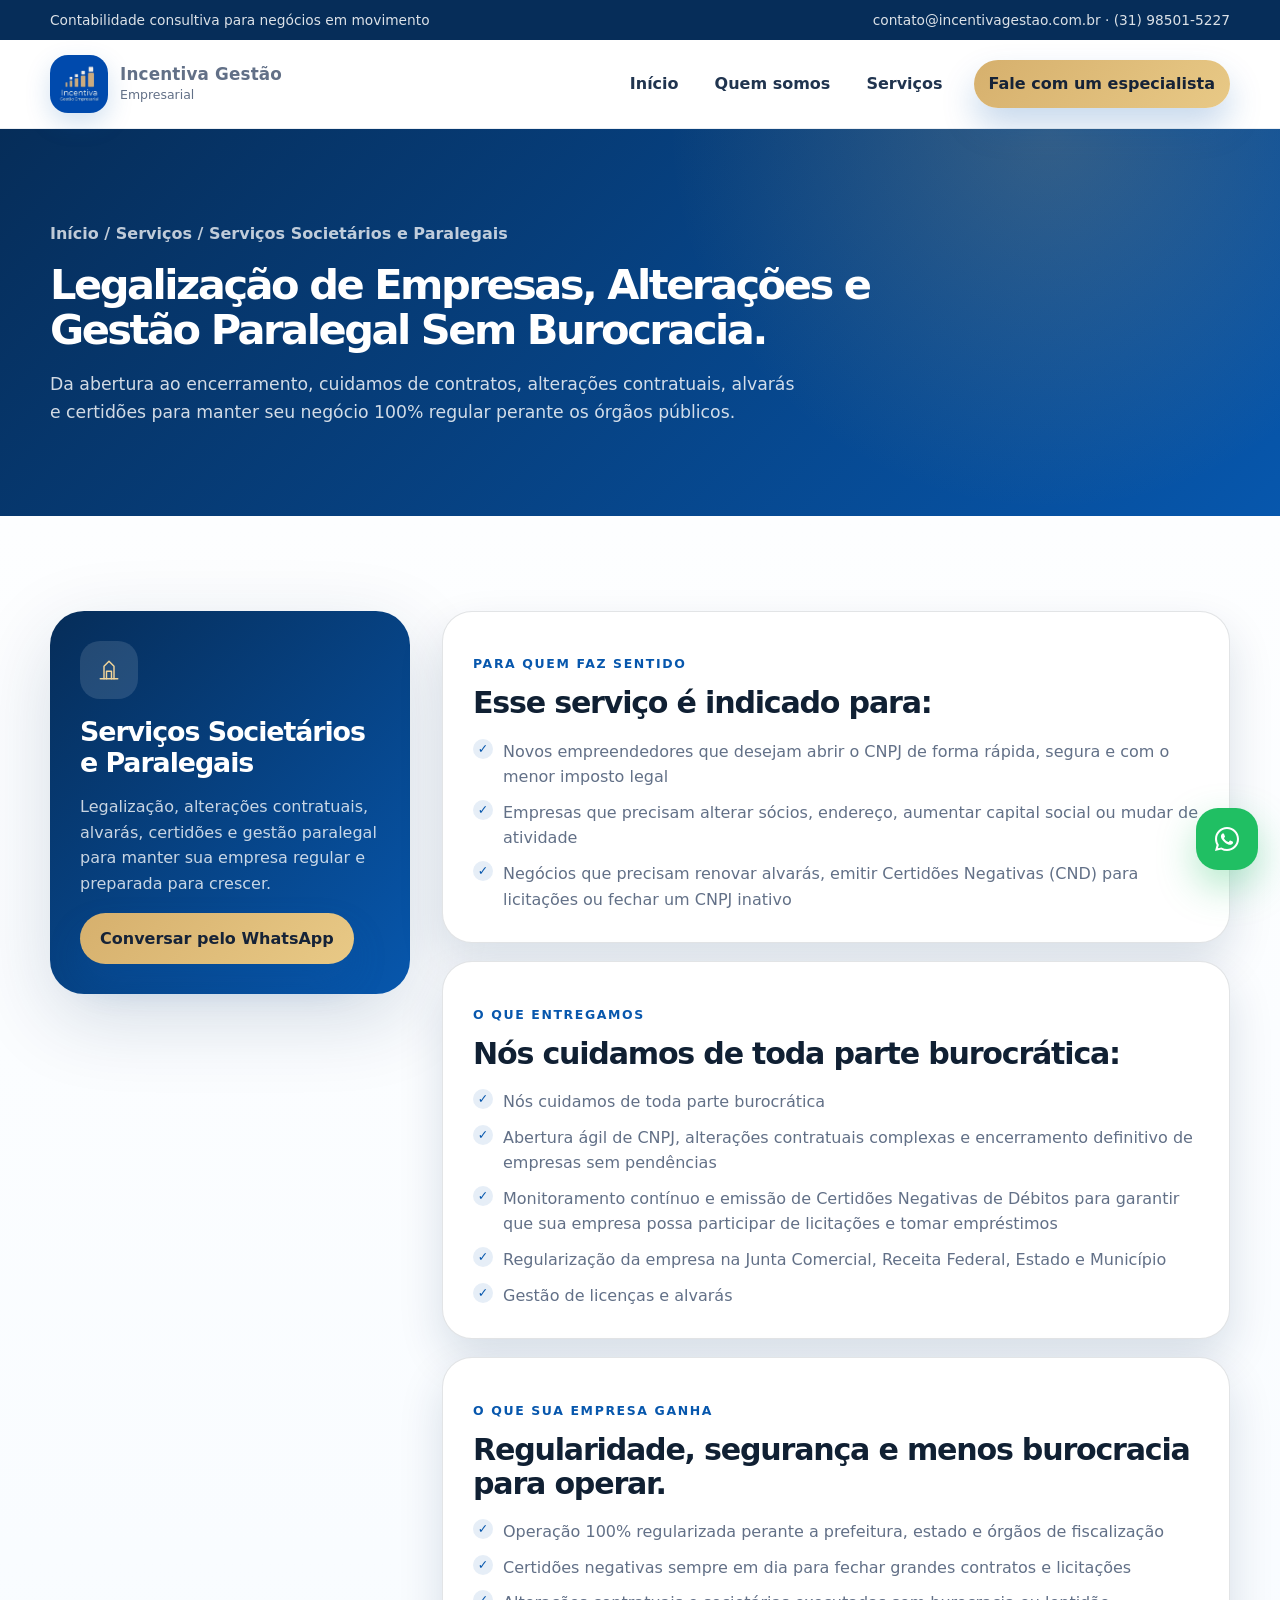
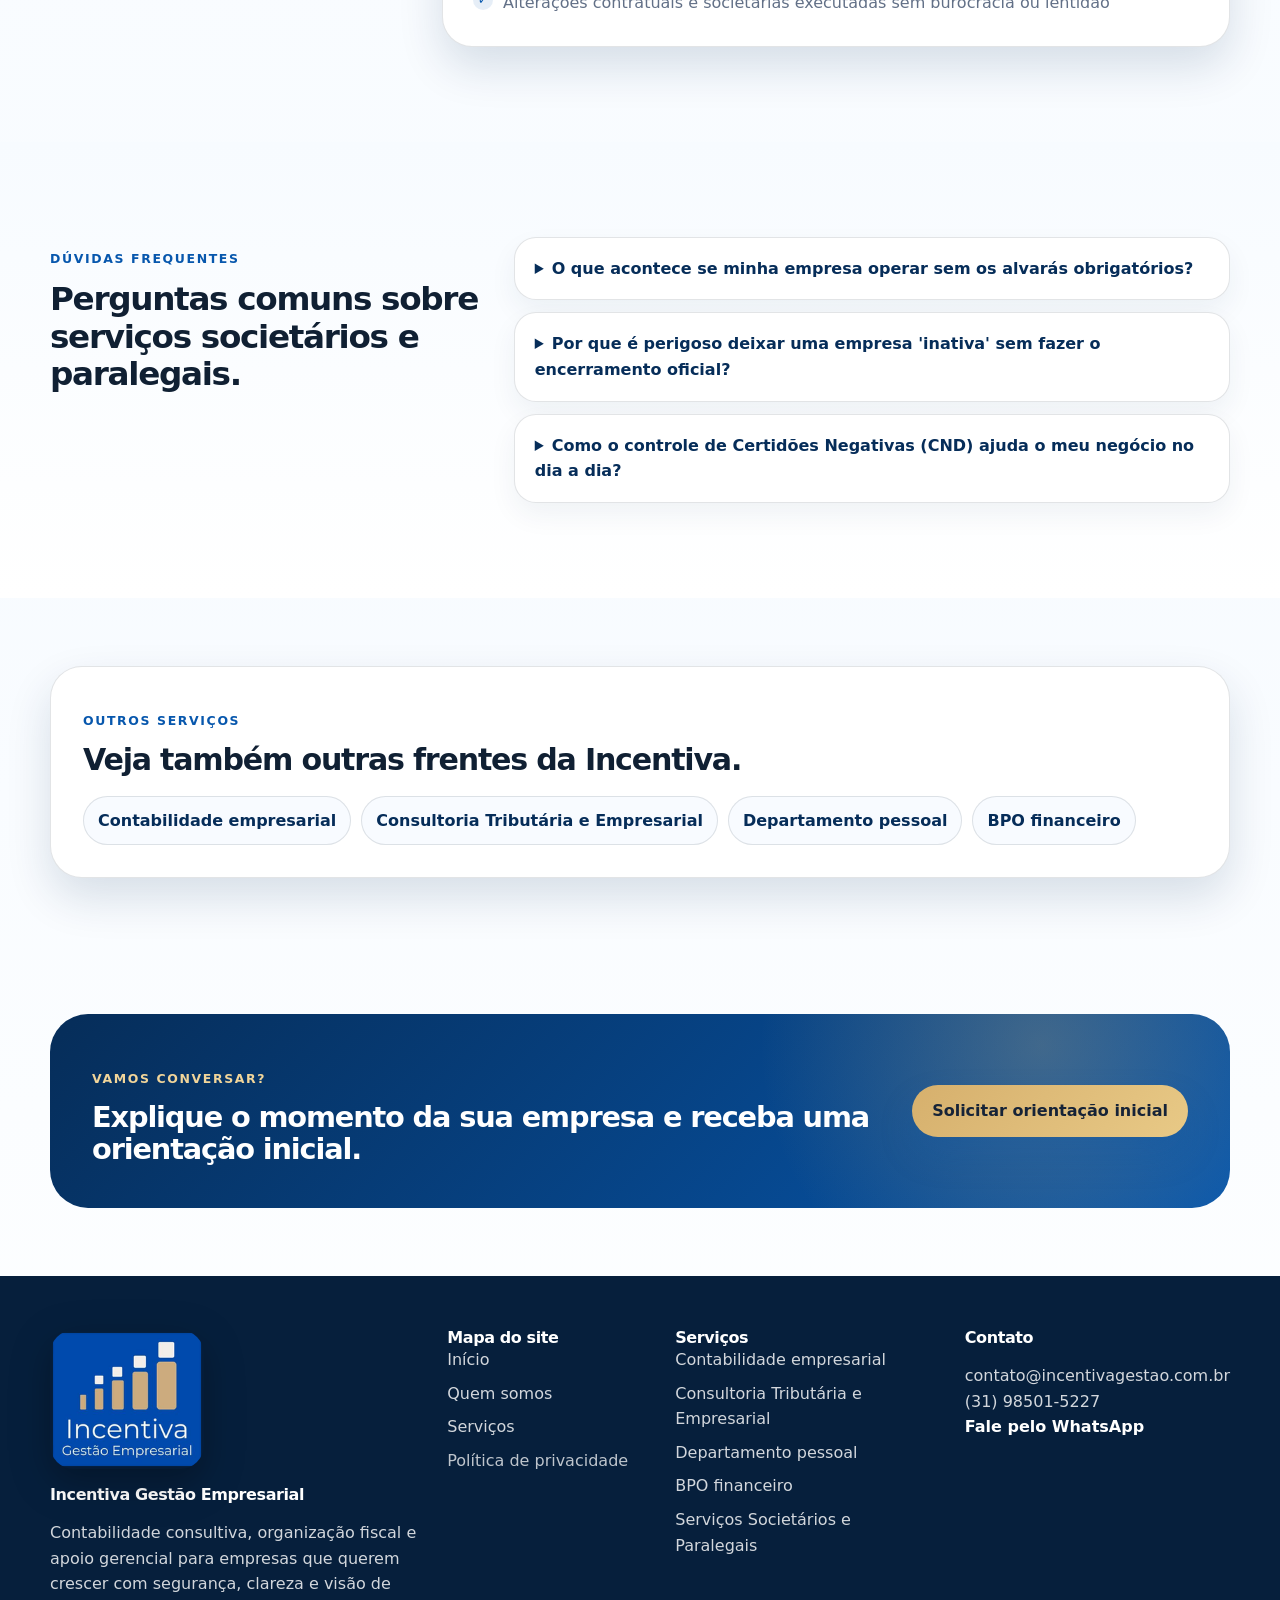
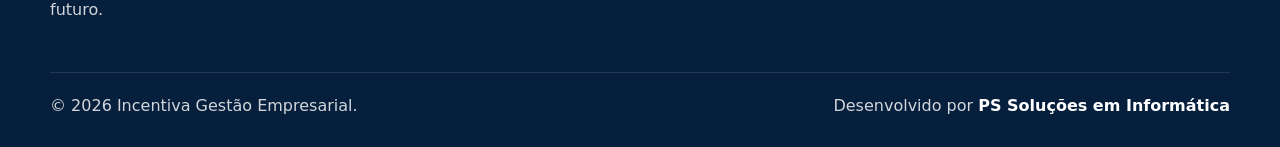
<file: servicos-societarios-paralegais.html>
<!doctype html><html lang="pt-BR"><head><meta charset="utf-8"><meta name="viewport" content="width=device-width, initial-scale=1"><title>Serviços Societários e Paralegais | Incentiva Gestão</title><meta name="description" content="Legalização de empresas, alterações contratuais, alvarás, certidões, regularizações e encerramento de CNPJ sem burocracia."><link rel="canonical" href="https://www.incentivagestao.com.br/servicos-societarios-paralegais.html"><meta name="theme-color" content="#0757ad"><meta name="site-version" content="29-footer-logo-arredondada"><meta property="og:title" content="Serviços Societários e Paralegais | Incentiva Gestão"><meta property="og:description" content="Legalização de empresas, alterações contratuais, alvarás, certidões, regularizações e encerramento de CNPJ sem burocracia."><meta property="og:type" content="website"><meta property="og:url" content="https://www.incentivagestao.com.br/servicos-societarios-paralegais.html"><meta property="og:image" content="https://www.incentivagestao.com.br/assets/img/og-image.jpg"><meta property="og:image:width" content="1200"><meta property="og:image:height" content="630"><meta name="twitter:card" content="summary_large_image"><link rel="icon" type="image/png" sizes="512x512" href="https://www.incentivagestao.com.br/assets/img/favicon.png"><link rel="shortcut icon" href="https://www.incentivagestao.com.br/assets/img/favicon.png"><link rel="apple-touch-icon" href="https://www.incentivagestao.com.br/assets/img/favicon.png"><link rel="stylesheet" href="assets/css/style.css?v=29"><script type="application/ld+json">{"@context":"https://schema.org","@graph":[{"@type":["AccountingService","LocalBusiness"],"@id":"https://www.incentivagestao.com.br/#empresa","name":"Incentiva Gestão Empresarial","url":"https://www.incentivagestao.com.br/","logo":"https://www.incentivagestao.com.br/assets/img/logo-incentiva.png","image":"https://www.incentivagestao.com.br/assets/img/og-image.jpg","email":"contato@incentivagestao.com.br","telephone":"+55 31 98501-5227","address":{"@type":"PostalAddress","addressLocality":"Belo Horizonte","addressRegion":"MG","addressCountry":"BR"},"areaServed":["Belo Horizonte","Região Metropolitana de Belo Horizonte","Minas Gerais"],"description":"Contabilidade consultiva, organização fiscal, departamento pessoal, BPO financeiro e apoio gerencial para empresas."},{"@type":"WebPage","@id":"https://www.incentivagestao.com.br/servicos-societarios-paralegais.html#webpage","url":"https://www.incentivagestao.com.br/servicos-societarios-paralegais.html","name":"Serviços Societários e Paralegais | Incentiva Gestão","description":"Serviços societários e paralegais para legalização de empresas, alterações contratuais, alvarás, certidões, regularizações e encerramento de CNPJ.","isPartOf":{"@type":"WebSite","@id":"https://www.incentivagestao.com.br/#website","url":"https://www.incentivagestao.com.br/","name":"Incentiva Gestão Empresarial"},"about":{"@id":"https://www.incentivagestao.com.br/#empresa","url":"https://www.incentivagestao.com.br/","logo":"https://www.incentivagestao.com.br/assets/img/logo-incentiva.png","image":"https://www.incentivagestao.com.br/assets/img/og-image.jpg","email":"contato@incentivagestao.com.br","telephone":"+55 31 98501-5227","areaServed":["Belo Horizonte","Região Metropolitana de Belo Horizonte","Minas Gerais"]}},{"@type":"Service","@id":"https://www.incentivagestao.com.br/servicos-societarios-paralegais.html#service","name":"Serviços Societários e Paralegais","description":"Serviços societários e paralegais para legalização de empresas, alterações contratuais, alvarás, certidões, regularizações e encerramento de CNPJ.","provider":{"@id":"https://www.incentivagestao.com.br/#empresa","url":"https://www.incentivagestao.com.br/","logo":"https://www.incentivagestao.com.br/assets/img/logo-incentiva.png","image":"https://www.incentivagestao.com.br/assets/img/og-image.jpg","email":"contato@incentivagestao.com.br","telephone":"+55 31 98501-5227","areaServed":["Belo Horizonte","Região Metropolitana de Belo Horizonte","Minas Gerais"]},"areaServed":"Brasil","serviceType":"Serviços Societários e Paralegais","url":"https://www.incentivagestao.com.br/servicos-societarios-paralegais.html"},{"@type":"FAQPage","@id":"https://www.incentivagestao.com.br/servicos-societarios-paralegais.html#faq","mainEntity":[{"@type":"Question","name":"O que acontece se minha empresa operar sem os alvarás obrigatórios?","acceptedAnswer":{"@type":"Answer","text":"A falta de alvarás e licenças pode resultar em multas pesadas, interdição do estabelecimento e até a perda do direito de operar. Nós mapeamos as exigências específicas do seu segmento e cuidamos de todo o processo de emissão e renovação."}},{"@type":"Question","name":"Por que é perigoso deixar uma empresa 'inativa' sem fazer o encerramento oficial?","acceptedAnswer":{"@type":"Answer","text":"Uma empresa inativa continua obrigada a entregar declarações fiscais acessórias. A falta dessas entregas gera multas automáticas no CPF dos sócios e bloqueia a emissão de certidões pessoais. Fazemos o encerramento definitivo de forma segura."}},{"@type":"Question","name":"Como o controle de Certidões Negativas (CND) ajuda o meu negócio no dia a dia?","acceptedAnswer":{"@type":"Answer","text":"A CND prova que sua empresa está em dia com o governo. Ela é obrigatória para participar de licitações públicas, fechar contratos com grandes corporações e solicitar empréstimos ou financiamentos bancários. Nós monitoramos suas certidões preventivamente para evitar surpresas."}}]}]}</script></head><body><!-- Incentiva site version: 29-footer-logo-arredondada --><a class="skip-link" href="#conteudo">Pular para o conteúdo</a>
<div class="topbar"><div class="container"><span>Contabilidade consultiva para negócios em movimento</span><span>contato@incentivagestao.com.br · (31) 98501-5227</span></div></div>
<header class="site-header">
  <div class="container nav-wrap">
    <a class="brand" href="index.html" aria-label="Incentiva Gestão Empresarial"><img class="brand-logo" src="assets/img/logo-incentiva.png" alt="Logo Incentiva Gestão" width="526" height="526" loading="lazy"><span><strong>Incentiva Gestão</strong><span>Empresarial</span></span></a>
    <button class="menu-toggle" aria-label="Abrir menu">☰</button>
    <nav class="main-nav" aria-label="Menu principal">
      <a href="index.html">Início</a>
      <a href="quem-somos.html">Quem somos</a>
      <a href="servicos.html">Serviços</a>
      <a class="btn gold nav-cta" href="https://wa.me/5531985015227?text=Ol%C3%A1%21%20Vim%20pelo%20site%20da%20Incentiva%20e%20gostaria%20de%20falar%20com%20um%20especialista." target="_blank" rel="noopener">Fale com um especialista</a>
    </nav>
  </div>
</header><main id="conteudo"><section class="page-hero page-hero-elegant"><div class="container"><div class="breadcrumb">Início / Serviços / Serviços Societários e Paralegais</div><h1>Legalização de Empresas, Alterações e Gestão Paralegal Sem Burocracia.</h1><p>Da abertura ao encerramento, cuidamos de contratos, alterações contratuais, alvarás e certidões para manter seu negócio 100% regular perante os órgãos públicos.</p></div></section>
<section class="section"><div class="container service-page-layout"><aside class="service-sidebar reveal"><span class="icon-line"><svg viewBox="0 0 48 48" aria-hidden="true"><path d="M10 38h28"/><path d="M16 38V18l8-8 8 8v20"/><path d="M20 38V26h8v12"/></svg></span><h2>Serviços Societários e Paralegais</h2><p>Legalização, alterações contratuais, alvarás, certidões e gestão paralegal para manter sua empresa regular e preparada para crescer.</p><a class="btn gold" href="https://wa.me/5531985015227?text=Ol%C3%A1%21%20Gostaria%20de%20conversar%20sobre%20Servi%C3%A7os%20Societ%C3%A1rios%20e%20Paralegais%20com%20a%20Incentiva." target="_blank" rel="noopener">Conversar pelo WhatsApp</a></aside><div class="service-page-content"><div class="service-content-block reveal"><p class="kicker">Para quem faz sentido</p><h2>Esse serviço é indicado para:</h2><ul class="check-list"><li>Novos empreendedores que desejam abrir o CNPJ de forma rápida, segura e com o menor imposto legal</li><li>Empresas que precisam alterar sócios, endereço, aumentar capital social ou mudar de atividade</li><li>Negócios que precisam renovar alvarás, emitir Certidões Negativas (CND) para licitações ou fechar um CNPJ inativo</li></ul></div><div class="service-content-block reveal"><p class="kicker">O que entregamos</p><h2>Nós cuidamos de toda parte burocrática:</h2><ul class="check-list"><li>Nós cuidamos de toda parte burocrática</li><li>Abertura ágil de CNPJ, alterações contratuais complexas e encerramento definitivo de empresas sem pendências</li><li>Monitoramento contínuo e emissão de Certidões Negativas de Débitos para garantir que sua empresa possa participar de licitações e tomar empréstimos</li><li>Regularização da empresa na Junta Comercial, Receita Federal, Estado e Município</li><li>Gestão de licenças e alvarás</li></ul></div><div class="service-content-block reveal"><p class="kicker">O que sua empresa ganha</p><h2>Regularidade, segurança e menos burocracia para operar.</h2><ul class="check-list"><li>Operação 100% regularizada perante a prefeitura, estado e órgãos de fiscalização</li><li>Certidões negativas sempre em dia para fechar grandes contratos e licitações</li><li>Alterações contratuais e societárias executadas sem burocracia ou lentidão</li></ul></div></div></div></section>
<section class="section soft-section faq-section"><div class="container faq-grid"><div class="reveal"><p class="kicker">Dúvidas frequentes</p><h2>Perguntas comuns sobre serviços societários e paralegais.</h2></div><div class="faq-list reveal"><details><summary>O que acontece se minha empresa operar sem os alvarás obrigatórios?</summary><p>A falta de alvarás e licenças pode resultar em multas pesadas, interdição do estabelecimento e até a perda do direito de operar. Nós mapeamos as exigências específicas do seu segmento e cuidamos de todo o processo de emissão e renovação.</p></details><details><summary>Por que é perigoso deixar uma empresa 'inativa' sem fazer o encerramento oficial?</summary><p>Uma empresa inativa continua obrigada a entregar declarações fiscais acessórias. A falta dessas entregas gera multas automáticas no CPF dos sócios e bloqueia a emissão de certidões pessoais. Fazemos o encerramento definitivo de forma segura.</p></details><details><summary>Como o controle de Certidões Negativas (CND) ajuda o meu negócio no dia a dia?</summary><p>A CND prova que sua empresa está em dia com o governo. Ela é obrigatória para participar de licitações públicas, fechar contratos com grandes corporações e solicitar empréstimos ou financiamentos bancários. Nós monitoramos suas certidões preventivamente para evitar surpresas.</p></details></div></div></section>
<section class="section compact"><div class="container related-services reveal"><p class="kicker">Outros serviços</p><h2>Veja também outras frentes da Incentiva.</h2><nav><a href="contabilidade-empresarial.html">Contabilidade empresarial</a><a href="consultoria-tributaria-empresarial.html">Consultoria Tributária e Empresarial</a><a href="departamento-pessoal.html">Departamento pessoal</a><a href="bpo-financeiro.html">BPO financeiro</a></nav></div></section>
<section class="section compact"><div class="container band reveal"><div><p class="kicker kicker-gold">Vamos conversar?</p><h2>Explique o momento da sua empresa e receba uma orientação inicial.</h2></div><a class="btn gold" href="https://wa.me/5531985015227?text=Ol%C3%A1%21%20Quero%20uma%20orienta%C3%A7%C3%A3o%20inicial%20sobre%20Servi%C3%A7os%20Societ%C3%A1rios%20e%20Paralegais." target="_blank" rel="noopener">Solicitar orientação inicial</a></div></section></main><footer class="site-footer"><div class="container footer-grid footer-grid-v11"><div><img class="footer-logo" src="assets/img/footer-logo-incentiva.png" alt="Logo Incentiva Gestão Empresarial" width="220" height="199" loading="lazy"><h3>Incentiva Gestão Empresarial</h3><p>Contabilidade consultiva, organização fiscal e apoio gerencial para empresas que querem crescer com segurança, clareza e visão de futuro.</p></div><div><h3>Mapa do site</h3><nav class="footer-links"><a href="index.html">Início</a><a href="quem-somos.html">Quem somos</a><a href="servicos.html">Serviços</a><a href="politica-de-privacidade.html">Política de privacidade</a></nav></div><div><h3>Serviços</h3><nav class="footer-links"><a href="contabilidade-empresarial.html">Contabilidade empresarial</a><a href="consultoria-tributaria-empresarial.html">Consultoria Tributária e Empresarial</a><a href="departamento-pessoal.html">Departamento pessoal</a><a href="bpo-financeiro.html">BPO financeiro</a><a href="servicos-societarios-paralegais.html">Serviços Societários e Paralegais</a></nav></div><div><h3>Contato</h3><p>contato@incentivagestao.com.br<br>(31) 98501-5227<br><a href="https://wa.me/5531985015227?text=Ol%C3%A1%21%20Gostaria%20de%20conversar%20sobre%20minha%20empresa." target="_blank" rel="noopener">Fale pelo WhatsApp</a></p></div></div><div class="container dev"><span>© 2026 Incentiva Gestão Empresarial.</span><span>Desenvolvido por <a href="https://www.psinformatica.com.br" target="_blank" rel="noopener">PS Soluções em Informática</a></span></div></footer>
<a class="whatsapp-float" href="https://wa.me/5531985015227?text=Ol%C3%A1%21%20Vim%20pelo%20site%20da%20Incentiva%20e%20quero%20falar%20com%20um%20especialista." target="_blank" rel="noopener" aria-label="Falar no WhatsApp"><span class="whatsapp-bubble">Fale agora com um dos nossos especialistas</span><span class="whatsapp-btn" aria-hidden="true"><svg viewBox="0 0 32 32" fill="currentColor" xmlns="http://www.w3.org/2000/svg"><path d="M16.001 3.2c-7.068 0-12.8 5.729-12.8 12.797 0 2.263.595 4.474 1.725 6.42L3.2 28.8l6.545-1.676a12.74 12.74 0 0 0 6.256 1.673h.005c7.066 0 12.794-5.729 12.794-12.799C28.8 8.93 23.069 3.2 16.001 3.2Zm0 23.496h-.004a10.63 10.63 0 0 1-5.42-1.49l-.389-.231-3.885.995 1.037-3.788-.253-.392A10.615 10.615 0 0 1 5.37 16c0-5.86 4.768-10.629 10.631-10.629 2.84.001 5.509 1.107 7.517 3.115 2.008 2.008 3.115 4.68 3.113 7.517 0 5.862-4.768 10.631-10.63 10.631Zm5.83-7.958c-.319-.16-1.888-.93-2.18-1.037-.292-.106-.505-.16-.718.16-.213.319-.824 1.037-1.01 1.25-.186.213-.372.24-.691.08-.319-.16-1.348-.497-2.566-1.584-.948-.845-1.589-1.888-1.775-2.207-.186-.319-.02-.491.14-.65.144-.143.319-.372.478-.558.16-.186.213-.319.319-.532.106-.213.053-.399-.027-.558-.08-.16-.718-1.729-.984-2.366-.26-.623-.524-.538-.718-.547l-.611-.011c-.213 0-.558.08-.85.399-.292.319-1.116 1.09-1.116 2.658 0 1.569 1.143 3.085 1.302 3.298.16.213 2.25 3.437 5.451 4.816.761.328 1.355.524 1.818.671.764.243 1.46.209 2.01.127.613-.091 1.888-.771 2.154-1.516.266-.745.266-1.383.186-1.516-.08-.133-.292-.213-.611-.372Z"/></svg></span></a><script src="assets/js/main.js?v=29"></script></body></html>
</file>
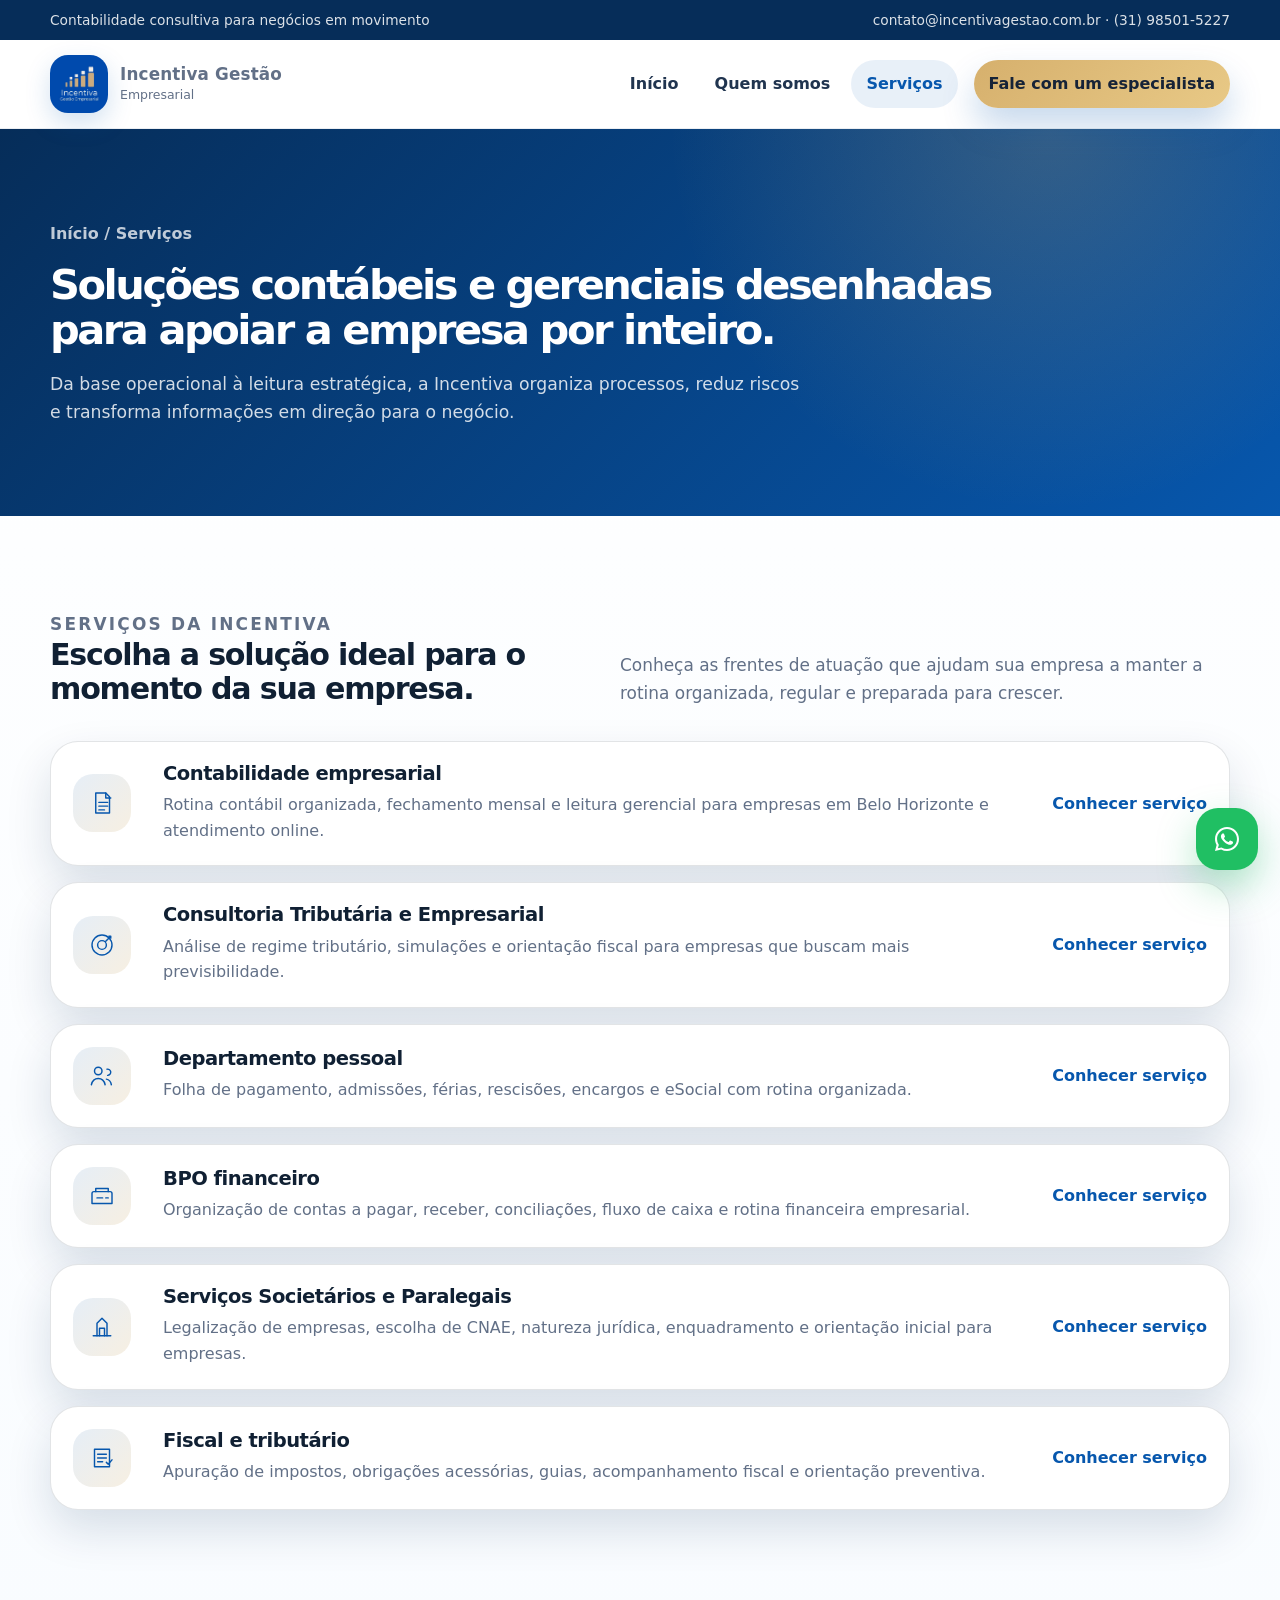
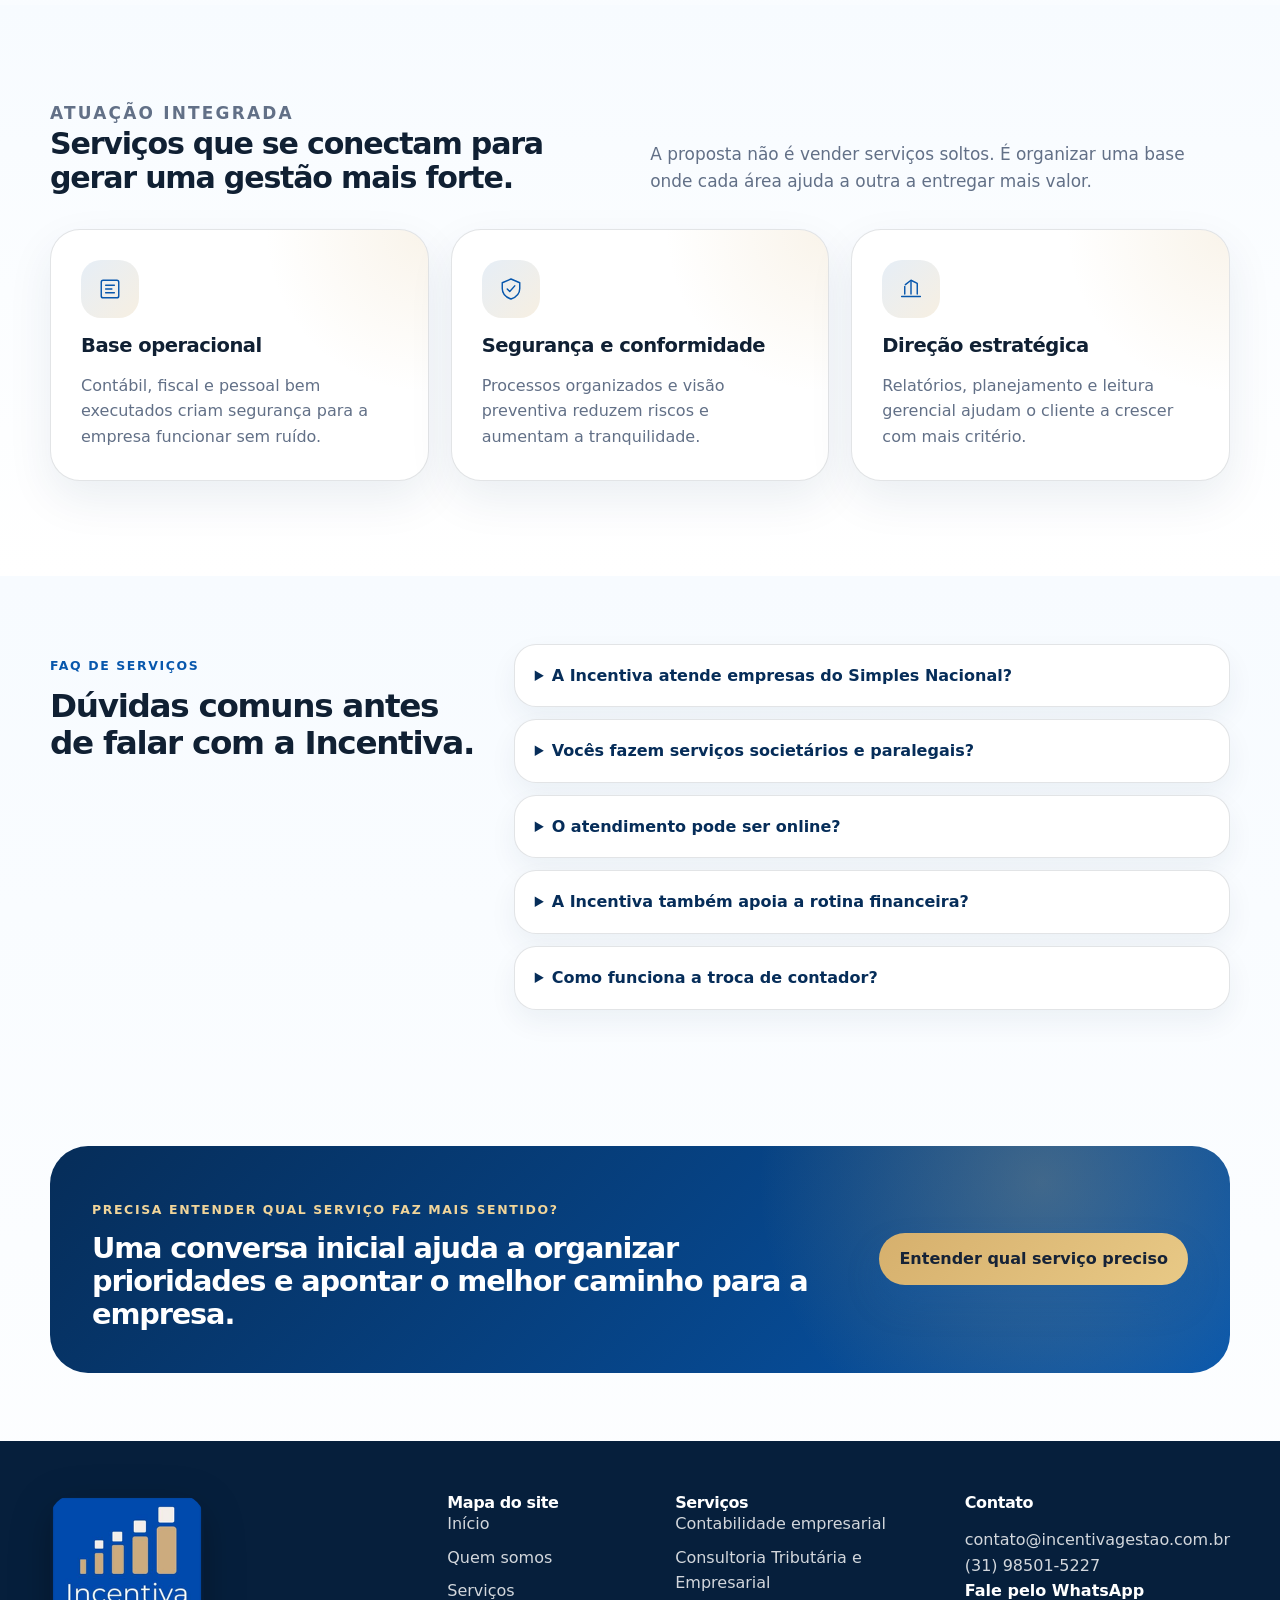
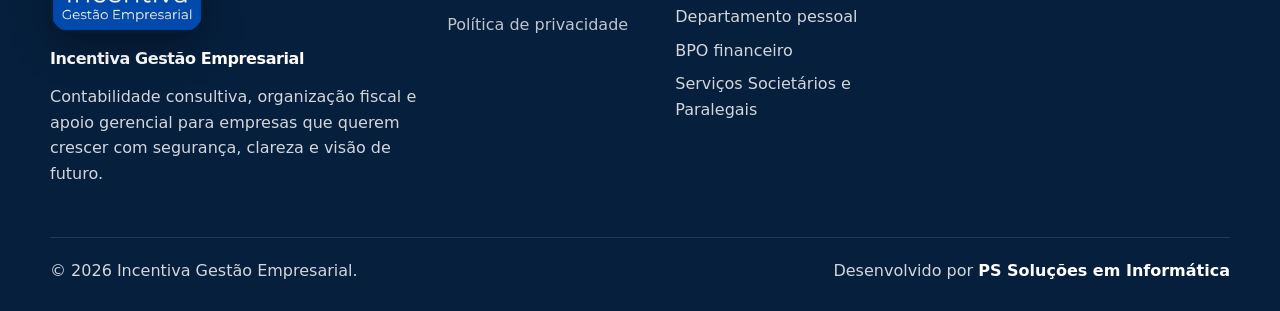
<file: servicos.html>
<!doctype html><html lang="pt-BR"><head><meta charset="utf-8"><meta name="viewport" content="width=device-width, initial-scale=1"><title>Serviços contábeis e empresariais | Incentiva Gestão</title><meta name="description" content="Conheça os serviços da Incentiva Gestão: contabilidade empresarial, consultoria tributária, departamento pessoal, BPO financeiro e gestão paralegal."><link rel="canonical" href="https://www.incentivagestao.com.br/servicos.html"><meta name="theme-color" content="#0757ad"><meta name="site-version" content="29-footer-logo-arredondada"><meta property="og:title" content="Serviços contábeis e empresariais | Incentiva Gestão"><meta property="og:description" content="Conheça os serviços da Incentiva Gestão: contabilidade empresarial, consultoria tributária, departamento pessoal, BPO financeiro e gestão paralegal."><meta property="og:type" content="website"><meta property="og:url" content="https://www.incentivagestao.com.br/servicos.html"><meta property="og:image" content="https://www.incentivagestao.com.br/assets/img/og-image.jpg"><meta property="og:image:width" content="1200"><meta property="og:image:height" content="630"><meta name="twitter:card" content="summary_large_image"><link rel="icon" type="image/png" sizes="512x512" href="https://www.incentivagestao.com.br/assets/img/favicon.png"><link rel="shortcut icon" href="https://www.incentivagestao.com.br/assets/img/favicon.png"><link rel="apple-touch-icon" href="https://www.incentivagestao.com.br/assets/img/favicon.png"><link rel="stylesheet" href="assets/css/style.css?v=29"><script type="application/ld+json">{"@context":"https://schema.org","@graph":[{"@type":["AccountingService","LocalBusiness"],"@id":"https://www.incentivagestao.com.br/#empresa","name":"Incentiva Gestão Empresarial","url":"https://www.incentivagestao.com.br/","logo":"https://www.incentivagestao.com.br/assets/img/logo-incentiva.png","image":"https://www.incentivagestao.com.br/assets/img/og-image.jpg","email":"contato@incentivagestao.com.br","telephone":"+55 31 98501-5227","address":{"@type":"PostalAddress","addressLocality":"Belo Horizonte","addressRegion":"MG","addressCountry":"BR"},"areaServed":["Belo Horizonte","Região Metropolitana de Belo Horizonte","Minas Gerais"],"description":"Contabilidade consultiva, organização fiscal, departamento pessoal, BPO financeiro e apoio gerencial para empresas."},{"@type":"WebPage","@id":"https://www.incentivagestao.com.br/servicos.html#webpage","url":"https://www.incentivagestao.com.br/servicos.html","name":"Serviços contábeis em Belo Horizonte | Incentiva Gestão","description":"Conheça serviços de contabilidade empresarial, fiscal, departamento pessoal, BPO financeiro, serviços societários e paralegais e consultoria tributária e empresarial.","isPartOf":{"@type":"WebSite","@id":"https://www.incentivagestao.com.br/#website","url":"https://www.incentivagestao.com.br/","name":"Incentiva Gestão Empresarial"},"about":{"@id":"https://www.incentivagestao.com.br/#empresa","url":"https://www.incentivagestao.com.br/","logo":"https://www.incentivagestao.com.br/assets/img/logo-incentiva.png","image":"https://www.incentivagestao.com.br/assets/img/og-image.jpg","email":"contato@incentivagestao.com.br","telephone":"+55 31 98501-5227","areaServed":["Belo Horizonte","Região Metropolitana de Belo Horizonte","Minas Gerais"]}},{"@type":"FAQPage","@id":"https://www.incentivagestao.com.br/servicos.html#faq","mainEntity":[{"@type":"Question","name":"A Incentiva atende empresas do Simples Nacional?","acceptedAnswer":{"@type":"Answer","text":"Sim. O atendimento pode incluir empresas do Simples Nacional, além de análise para outros regimes conforme o momento do negócio."}},{"@type":"Question","name":"Vocês fazem serviços societários e paralegais?","acceptedAnswer":{"@type":"Answer","text":"Sim. A Incentiva pode orientar legalização de empresas, CNAE, natureza jurídica, enquadramento e início da rotina contábil."}},{"@type":"Question","name":"O atendimento pode ser online?","acceptedAnswer":{"@type":"Answer","text":"Sim. A comunicação, coleta de documentos e acompanhamento podem ser feitos digitalmente."}},{"@type":"Question","name":"A Incentiva também apoia a rotina financeira?","acceptedAnswer":{"@type":"Answer","text":"Sim. O BPO financeiro pode apoiar contas a pagar, receber, conciliações, fluxo de caixa e organização documental."}},{"@type":"Question","name":"Como funciona a troca de contador?","acceptedAnswer":{"@type":"Answer","text":"A troca deve ser feita com conferência de documentos, histórico contábil, obrigações e pendências para reduzir riscos na transição."}}]}]}</script></head><body><!-- Incentiva site version: 29-footer-logo-arredondada --><a class="skip-link" href="#conteudo">Pular para o conteúdo</a>
<div class="topbar"><div class="container"><span>Contabilidade consultiva para negócios em movimento</span><span>contato@incentivagestao.com.br · (31) 98501-5227</span></div></div>
<header class="site-header">
  <div class="container nav-wrap">
    <a class="brand" href="index.html" aria-label="Incentiva Gestão Empresarial"><img class="brand-logo" src="assets/img/logo-incentiva.png" alt="Logo Incentiva Gestão" width="526" height="526" loading="lazy"><span><strong>Incentiva Gestão</strong><span>Empresarial</span></span></a>
    <button class="menu-toggle" aria-label="Abrir menu">☰</button>
    <nav class="main-nav" aria-label="Menu principal">
      <a href="index.html">Início</a>
      <a href="quem-somos.html">Quem somos</a>
      <a href="servicos.html">Serviços</a>
      <a class="btn gold nav-cta" href="https://wa.me/5531985015227?text=Ol%C3%A1%21%20Vim%20pelo%20site%20da%20Incentiva%20e%20gostaria%20de%20falar%20com%20um%20especialista." target="_blank" rel="noopener">Fale com um especialista</a>
    </nav>
  </div>
</header><main id="conteudo"><section class="page-hero page-hero-elegant"><div class="container"><div class="breadcrumb">Início / Serviços</div><h1>Soluções contábeis e gerenciais desenhadas para apoiar a empresa por inteiro.</h1><p>Da base operacional à leitura estratégica, a Incentiva organiza processos, reduz riscos e transforma informações em direção para o negócio.</p></div></section>
<section class="section"><div class="container"><div class="section-head"><div><p class="kicker">Serviços da Incentiva</p><h2>Escolha a solução ideal para o momento da sua empresa.</h2></div><p>Conheça as frentes de atuação que ajudam sua empresa a manter a rotina organizada, regular e preparada para crescer.</p></div><div class="service-feature-list"><a class="service-feature-row reveal" href="contabilidade-empresarial.html"><span class="icon-line"><svg viewBox="0 0 48 48" aria-hidden="true"><path d="M14 8h16l6 6v26H14Z"/><path d="M30 8v8h8M19 23h14M19 29h14M19 35h9"/></svg></span><div><h3>Contabilidade empresarial</h3><p>Rotina contábil organizada, fechamento mensal e leitura gerencial para empresas em Belo Horizonte e atendimento online.</p></div><em>Conhecer serviço</em></a><a class="service-feature-row reveal" href="consultoria-tributaria-empresarial.html"><span class="icon-line"><svg viewBox="0 0 48 48" aria-hidden="true"><path d="M24 40a16 16 0 1 0 0-32 16 16 0 0 0 0 32Z"/><path d="M24 31a7 7 0 1 0 0-14 7 7 0 0 0 0 14Z"/><path d="m30 18 8-8M35 10h3v3"/></svg></span><div><h3>Consultoria Tributária e Empresarial</h3><p>Análise de regime tributário, simulações e orientação fiscal para empresas que buscam mais previsibilidade.</p></div><em>Conhecer serviço</em></a><a class="service-feature-row reveal" href="departamento-pessoal.html"><span class="icon-line"><svg viewBox="0 0 48 48" aria-hidden="true"><path d="M18 22a6 6 0 1 0 0-12 6 6 0 0 0 0 12Z"/><path d="M7 38c1.5-7 6-10 11-10s9.5 3 11 10"/><path d="M33 23a5 5 0 1 0-1-9.9"/><path d="M31 29c4 .6 7 3.4 8 9"/></svg></span><div><h3>Departamento pessoal</h3><p>Folha de pagamento, admissões, férias, rescisões, encargos e eSocial com rotina organizada.</p></div><em>Conhecer serviço</em></a><a class="service-feature-row reveal" href="bpo-financeiro.html"><span class="icon-line"><svg viewBox="0 0 48 48" aria-hidden="true"><path d="M11 17h26a3 3 0 0 1 3 3v16H8V20a3 3 0 0 1 3-3Z"/><path d="M14 17v-5h20v5"/><path d="M16 27h9M30 27h4"/></svg></span><div><h3>BPO financeiro</h3><p>Organização de contas a pagar, receber, conciliações, fluxo de caixa e rotina financeira empresarial.</p></div><em>Conhecer serviço</em></a><a class="service-feature-row reveal" href="servicos-societarios-paralegais.html"><span class="icon-line"><svg viewBox="0 0 48 48" aria-hidden="true"><path d="M10 38h28"/><path d="M16 38V18l8-8 8 8v20"/><path d="M20 38V26h8v12"/></svg></span><div><h3>Serviços Societários e Paralegais</h3><p>Legalização de empresas, escolha de CNAE, natureza jurídica, enquadramento e orientação inicial para empresas.</p></div><em>Conhecer serviço</em></a><a class="service-feature-row reveal" href="fiscal-tributario.html"><span class="icon-line"><svg viewBox="0 0 48 48" aria-hidden="true"><path d="M12 10h24v28H12Z"/><path d="M17 18h14M17 24h14M17 30h8"/><path d="M31 31l3 3 6-7"/></svg></span><div><h3>Fiscal e tributário</h3><p>Apuração de impostos, obrigações acessórias, guias, acompanhamento fiscal e orientação preventiva.</p></div><em>Conhecer serviço</em></a></div></div></section>
<section class="section soft-section"><div class="container"><div class="section-head"><div><p class="kicker">Atuação integrada</p><h2>Serviços que se conectam para gerar uma gestão mais forte.</h2></div><p>A proposta não é vender serviços soltos. É organizar uma base onde cada área ajuda a outra a entregar mais valor.</p></div><div class="grid three orbit-card-grid"><article class="orbit-card reveal"><span class="icon-line"><svg viewBox="0 0 48 48" aria-hidden="true"><path d="M13 10h22a3 3 0 0 1 3 3v22a3 3 0 0 1-3 3H13a3 3 0 0 1-3-3V13a3 3 0 0 1 3-3Z"/><path d="M17 18h14M17 24h10M17 30h14"/></svg></span><h3>Base operacional</h3><p>Contábil, fiscal e pessoal bem executados criam segurança para a empresa funcionar sem ruído.</p></article><article class="orbit-card reveal"><span class="icon-line"><svg viewBox="0 0 48 48" aria-hidden="true"><path d="M24 8 38 14v9c0 9-6 14-14 17-8-3-14-8-14-17v-9l14-6Z"/><path d="m18 24 4 4 8-9"/></svg></span><h3>Segurança e conformidade</h3><p>Processos organizados e visão preventiva reduzem riscos e aumentam a tranquilidade.</p></article><article class="orbit-card reveal"><span class="icon-line"><svg viewBox="0 0 48 48" aria-hidden="true"><path d="M9 36h30"/><path d="M14 32V20m10 12V12m10 20V16"/><path d="m15 17 9-7 10 5"/></svg></span><h3>Direção estratégica</h3><p>Relatórios, planejamento e leitura gerencial ajudam o cliente a crescer com mais critério.</p></article></div></div></section>
<section class="section compact faq-section"><div class="container faq-grid"><div class="reveal"><p class="kicker">FAQ de serviços</p><h2>Dúvidas comuns antes de falar com a Incentiva.</h2></div><div class="faq-list reveal"><details><summary>A Incentiva atende empresas do Simples Nacional?</summary><p>Sim. O atendimento pode incluir empresas do Simples Nacional, além de análise para outros regimes conforme o momento do negócio.</p></details><details><summary>Vocês fazem serviços societários e paralegais?</summary><p>Sim. A Incentiva pode orientar legalização de empresas, CNAE, natureza jurídica, enquadramento e início da rotina contábil.</p></details><details><summary>O atendimento pode ser online?</summary><p>Sim. A comunicação, coleta de documentos e acompanhamento podem ser feitos digitalmente.</p></details><details><summary>A Incentiva também apoia a rotina financeira?</summary><p>Sim. O BPO financeiro pode apoiar contas a pagar, receber, conciliações, fluxo de caixa e organização documental.</p></details><details><summary>Como funciona a troca de contador?</summary><p>A troca deve ser feita com conferência de documentos, histórico contábil, obrigações e pendências para reduzir riscos na transição.</p></details></div></div></section>
<section class="section compact"><div class="container band reveal"><div><p class="kicker kicker-gold">Precisa entender qual serviço faz mais sentido?</p><h2>Uma conversa inicial ajuda a organizar prioridades e apontar o melhor caminho para a empresa.</h2></div><a class="btn gold" href="https://wa.me/5531985015227?text=Ol%C3%A1%21%20Quero%20entender%20qual%20servi%C3%A7o%20da%20Incentiva%20faz%20mais%20sentido%20para%20minha%20empresa." target="_blank" rel="noopener">Entender qual serviço preciso</a></div></section></main><footer class="site-footer"><div class="container footer-grid footer-grid-v11"><div><img class="footer-logo" src="assets/img/footer-logo-incentiva.png" alt="Logo Incentiva Gestão Empresarial" width="220" height="199" loading="lazy"><h3>Incentiva Gestão Empresarial</h3><p>Contabilidade consultiva, organização fiscal e apoio gerencial para empresas que querem crescer com segurança, clareza e visão de futuro.</p></div><div><h3>Mapa do site</h3><nav class="footer-links"><a href="index.html">Início</a><a href="quem-somos.html">Quem somos</a><a href="servicos.html">Serviços</a><a href="politica-de-privacidade.html">Política de privacidade</a></nav></div><div><h3>Serviços</h3><nav class="footer-links"><a href="contabilidade-empresarial.html">Contabilidade empresarial</a><a href="consultoria-tributaria-empresarial.html">Consultoria Tributária e Empresarial</a><a href="departamento-pessoal.html">Departamento pessoal</a><a href="bpo-financeiro.html">BPO financeiro</a><a href="servicos-societarios-paralegais.html">Serviços Societários e Paralegais</a></nav></div><div><h3>Contato</h3><p>contato@incentivagestao.com.br<br>(31) 98501-5227<br><a href="https://wa.me/5531985015227?text=Ol%C3%A1%21%20Gostaria%20de%20conversar%20sobre%20minha%20empresa." target="_blank" rel="noopener">Fale pelo WhatsApp</a></p></div></div><div class="container dev"><span>© 2026 Incentiva Gestão Empresarial.</span><span>Desenvolvido por <a href="https://www.psinformatica.com.br" target="_blank" rel="noopener">PS Soluções em Informática</a></span></div></footer>
<a class="whatsapp-float" href="https://wa.me/5531985015227?text=Ol%C3%A1%21%20Vim%20pelo%20site%20da%20Incentiva%20e%20quero%20falar%20com%20um%20especialista." target="_blank" rel="noopener" aria-label="Falar no WhatsApp"><span class="whatsapp-bubble">Fale agora com um dos nossos especialistas</span><span class="whatsapp-btn" aria-hidden="true"><svg viewBox="0 0 32 32" fill="currentColor" xmlns="http://www.w3.org/2000/svg"><path d="M16.001 3.2c-7.068 0-12.8 5.729-12.8 12.797 0 2.263.595 4.474 1.725 6.42L3.2 28.8l6.545-1.676a12.74 12.74 0 0 0 6.256 1.673h.005c7.066 0 12.794-5.729 12.794-12.799C28.8 8.93 23.069 3.2 16.001 3.2Zm0 23.496h-.004a10.63 10.63 0 0 1-5.42-1.49l-.389-.231-3.885.995 1.037-3.788-.253-.392A10.615 10.615 0 0 1 5.37 16c0-5.86 4.768-10.629 10.631-10.629 2.84.001 5.509 1.107 7.517 3.115 2.008 2.008 3.115 4.68 3.113 7.517 0 5.862-4.768 10.631-10.63 10.631Zm5.83-7.958c-.319-.16-1.888-.93-2.18-1.037-.292-.106-.505-.16-.718.16-.213.319-.824 1.037-1.01 1.25-.186.213-.372.24-.691.08-.319-.16-1.348-.497-2.566-1.584-.948-.845-1.589-1.888-1.775-2.207-.186-.319-.02-.491.14-.65.144-.143.319-.372.478-.558.16-.186.213-.319.319-.532.106-.213.053-.399-.027-.558-.08-.16-.718-1.729-.984-2.366-.26-.623-.524-.538-.718-.547l-.611-.011c-.213 0-.558.08-.85.399-.292.319-1.116 1.09-1.116 2.658 0 1.569 1.143 3.085 1.302 3.298.16.213 2.25 3.437 5.451 4.816.761.328 1.355.524 1.818.671.764.243 1.46.209 2.01.127.613-.091 1.888-.771 2.154-1.516.266-.745.266-1.383.186-1.516-.08-.133-.292-.213-.611-.372Z"/></svg></span></a><script src="assets/js/main.js?v=29"></script></body></html>
</file>
<file: assets/css/style.css>
:root{
  --blue:#0757ad;
  --blue-900:#062d59;
  --blue-800:#0a4485;
  --blue-700:#0f66c8;
  --gold:#d6b06d;
  --gold-2:#f1d59a;
  --ink:#102033;
  --muted:#627087;
  --muted-2:#7c8ca3;
  --ice:#f6f9fd;
  --white:#fff;
  --line:rgba(16,32,51,.12);
  --line-soft:rgba(255,255,255,.16);
  --shadow:0 24px 80px rgba(6,45,89,.16);
  --shadow-soft:0 20px 45px rgba(10,42,82,.14);
  --radius:28px;
  --container:min(1180px, calc(100% - 40px));
}
*{box-sizing:border-box}html{scroll-behavior:smooth}body{margin:0;font-family:Inter,ui-sans-serif,system-ui,-apple-system,BlinkMacSystemFont,"Segoe UI",sans-serif;color:var(--ink);background:linear-gradient(180deg,#fff 0%,#f7fbff 62%,#fff 100%);line-height:1.6}a{color:inherit;text-decoration:none}img{max-width:100%;display:block}::selection{background:var(--gold);color:var(--blue-900)}
.container{width:var(--container);margin:auto}.skip-link{position:absolute;left:-999px}.skip-link:focus{left:16px;top:16px;background:var(--blue);color:#fff;padding:10px 14px;border-radius:12px;z-index:99}.topbar{background:#062d59;color:rgba(255,255,255,.86);font-size:.86rem}.topbar .container{display:flex;gap:20px;justify-content:space-between;align-items:center;padding:9px 0}.site-header{position:sticky;top:0;background:rgba(255,255,255,.86);backdrop-filter:blur(18px);z-index:50;border-bottom:1px solid rgba(6,45,89,.08)}.nav-wrap{display:flex;align-items:center;justify-content:space-between;padding:15px 0}.brand{display:flex;align-items:center;gap:12px}.brand-logo{width:58px;height:58px;border-radius:18px;object-fit:cover;box-shadow:0 10px 26px rgba(7,87,173,.18)}.brand strong{font-size:1.05rem;letter-spacing:.01em}.brand span{display:block;font-size:.78rem;color:var(--muted);margin-top:-2px}.main-nav{display:flex;align-items:center;gap:6px}.main-nav a{padding:11px 15px;border-radius:999px;font-weight:700;color:#20344f}.main-nav a:hover,.main-nav a.active{background:rgba(7,87,173,.09);color:var(--blue)}.nav-cta{margin-left:10px}.btn{display:inline-flex;align-items:center;justify-content:center;gap:10px;border:0;border-radius:999px;padding:13px 20px;font-weight:800;cursor:pointer;transition:.25s ease;background:var(--blue);color:#fff;box-shadow:0 18px 34px rgba(7,87,173,.23)}.btn:hover{transform:translateY(-2px);box-shadow:0 24px 44px rgba(7,87,173,.28)}.btn.alt{background:#fff;color:var(--blue);box-shadow:inset 0 0 0 1px rgba(7,87,173,.15),0 18px 34px rgba(7,87,173,.08)}.btn.gold{background:linear-gradient(135deg,var(--gold),#e8c986);color:#162337}.menu-toggle{display:none;width:46px;height:46px;border:0;border-radius:14px;background:rgba(7,87,173,.09);color:var(--blue);font-size:1.4rem}

.hero{position:relative;overflow:hidden;background:#ffffff;padding:34px 0 48px;border-bottom:1px solid rgba(6,45,89,.06)}.hero-immersive:before{content:"";position:absolute;inset:0;background:radial-gradient(circle at 12% 16%,rgba(7,87,173,.06),transparent 22%),radial-gradient(circle at 86% 14%,rgba(214,176,109,.12),transparent 18%);pointer-events:none}.hero-grid{display:grid;grid-template-columns:minmax(0,.92fr) minmax(0,1.08fr);gap:42px;align-items:center}.hero-copy{position:relative;z-index:2}.eyebrow{display:inline-flex;align-items:center;gap:10px;padding:8px 12px;border:1px solid rgba(7,87,173,.12);background:rgba(7,87,173,.06);border-radius:999px;font-weight:800;font-size:.83rem;color:var(--blue)}h1,h2,h3{line-height:1.05;margin:0;color:inherit}h1{font-size:clamp(2.15rem,3.7vw,3.75rem);letter-spacing:-.06em;margin:16px 0 16px}h2{font-size:clamp(2rem,4vw,3.45rem);letter-spacing:-.055em}h3{font-size:1.35rem;letter-spacing:-.025em}.lead-dark{font-size:clamp(1rem,1.6vw,1.08rem);color:var(--muted);max-width:620px}.hero-actions{display:flex;flex-wrap:wrap;gap:13px;margin-top:30px}.hero-chips{display:flex;flex-wrap:wrap;gap:11px;margin-top:26px}.hero-chips span{padding:10px 13px;border-radius:999px;background:#fff;border:1px solid var(--line);box-shadow:var(--shadow-soft);font-weight:700;color:#28415f}.rotating-words{position:relative;display:inline-block;min-width:6.8ch;color:var(--blue)}.rotating-word{position:absolute;left:0;top:0;opacity:0;transform:translateY(12px);transition:.35s ease}.rotating-word.is-active{position:relative;opacity:1;transform:translateY(0)}
.hero-showcase{position:relative;min-height:560px}.mesh{position:absolute;border-radius:50%;filter:blur(30px);opacity:.8}.mesh.one{width:260px;height:260px;background:rgba(7,87,173,.18);right:30px;top:10px}.mesh.two{width:220px;height:220px;background:rgba(214,176,109,.24);left:30px;bottom:24px}.dashboard-shell{position:relative;height:560px;border-radius:36px;padding:24px;background:linear-gradient(135deg,#062d59 0%,#0a4f9c 45%,#0d6bd1 100%);box-shadow:0 28px 80px rgba(10,42,82,.2);border:1px solid rgba(255,255,255,.12);overflow:hidden}.panel,.floating-card{background:rgba(255,255,255,.92);backdrop-filter:blur(14px);border:1px solid rgba(255,255,255,.62);box-shadow:0 22px 50px rgba(12,40,78,.16);border-radius:26px}.header-panel{position:absolute;left:24px;right:110px;top:24px;padding:24px 24px 22px;background:linear-gradient(135deg,rgba(6,45,89,.98),rgba(11,108,204,.95));color:#fff;border-color:rgba(255,255,255,.12);z-index:2}.panel-label{display:inline-block;margin-bottom:12px;padding:8px 12px;border-radius:999px;background:rgba(255,255,255,.12);font-size:.76rem;font-weight:800;letter-spacing:.08em;text-transform:uppercase}.header-panel strong{display:block;font-size:1.55rem;letter-spacing:-.04em;line-height:1.1}.muted-light{color:rgba(255,255,255,.78);margin:14px 0 0}.chart-panel{position:absolute;left:70px;right:34px;bottom:30px;padding:24px 22px 20px;z-index:1}.chart-top{display:flex;justify-content:space-between;gap:18px;align-items:end;margin-bottom:26px}.chart-top span{font-weight:700;color:#2f4766}.chart-top strong{font-size:1.05rem;color:var(--blue-900)}.bar-chart{height:220px;display:flex;align-items:end;gap:14px}.bar-chart span{flex:1;height:var(--h);border-radius:18px 18px 10px 10px;background:linear-gradient(180deg,#2f7fe2,#0a4d9f);position:relative;animation:rise 1.2s ease both}.bar-chart span:nth-child(2n){background:linear-gradient(180deg,#f0cd8b,#d4aa62)}.bar-chart span:after{content:"";position:absolute;left:0;right:0;bottom:0;height:28%;background:linear-gradient(180deg,transparent,rgba(255,255,255,.18));border-radius:inherit}.chart-legends{display:flex;justify-content:space-between;color:var(--muted);font-weight:700;margin-top:18px}.floating-card{position:absolute;padding:15px 16px;max-width:200px;z-index:3}.floating-card strong{display:block;font-size:.96rem;margin-bottom:5px}.floating-card p{margin:0;color:var(--muted);font-size:.84rem;line-height:1.4}.card-a{left:-8px;top:124px}.card-b{right:-10px;top:126px}.card-c{right:24px;bottom:-10px;left:auto}
@keyframes rise{from{height:10%;opacity:.15;transform:translateY(18px)}to{opacity:1;transform:none}}
@keyframes floatY{0%,100%{transform:translateY(0)}50%{transform:translateY(-10px)}}.floating-card,.mesh{animation:floatY 7s ease-in-out infinite}.card-b{animation-delay:.6s}.card-c{animation-delay:1.1s}.mesh.two{animation-delay:1.2s}

.section{padding:95px 0}.section.compact{padding:68px 0}.section-head{display:flex;justify-content:space-between;gap:30px;align-items:end;margin-bottom:34px}.section-head p{max-width:610px;color:var(--muted);margin:0;font-size:1.06rem}.kicker{color:var(--blue);font-weight:900;letter-spacing:.13em;text-transform:uppercase;font-size:.78rem;margin-bottom:12px}.kicker-gold{color:var(--gold-2)}.soft-section{background:linear-gradient(180deg,#f7fbff,#ffffff)}.grid{display:grid;gap:22px}.grid.two{grid-template-columns:repeat(2,1fr)}.grid.three{grid-template-columns:repeat(3,1fr)}.grid.four{grid-template-columns:repeat(4,1fr)}.card{background:#fff;border:1px solid var(--line);border-radius:var(--radius);padding:28px;box-shadow:0 18px 48px rgba(6,45,89,.07);transition:.25s ease}.card:hover{transform:translateY(-6px);box-shadow:var(--shadow)}.icon{width:54px;height:54px;border-radius:18px;display:grid;place-items:center;background:linear-gradient(135deg,rgba(7,87,173,.1),rgba(214,176,109,.22));font-size:1.45rem;margin-bottom:22px}.card p,.muted{color:var(--muted)}.feature-strip{align-items:stretch;margin-top:6px}.feature-mini{background:#fff;border:1px solid var(--line);border-radius:24px;padding:24px;box-shadow:var(--shadow-soft)}.feature-mini strong{display:block;font-size:1.18rem;margin-bottom:6px;color:var(--blue-900)}.feature-mini p{margin:0;color:var(--muted)}.steps-grid .step-card{position:relative;overflow:hidden}.step-badge{display:inline-grid;place-items:center;width:54px;height:54px;border-radius:18px;background:linear-gradient(135deg,var(--blue),var(--blue-700));color:#fff;font-weight:900;margin-bottom:18px;box-shadow:0 14px 26px rgba(7,87,173,.2)}.values-band{background:linear-gradient(135deg,#062d59,#0757ad);color:#fff;border-radius:36px;padding:38px;display:grid;grid-template-columns:1fr 1.1fr;gap:28px;align-items:center;overflow:hidden;position:relative}.values-band:before{content:"";position:absolute;inset:0;background:radial-gradient(circle at 84% 12%,rgba(214,176,109,.26),transparent 26%)}.values-band>*{position:relative}.values-list{display:grid;grid-template-columns:repeat(3,1fr);gap:18px}.values-list div{padding:18px;border:1px solid rgba(255,255,255,.14);background:rgba(255,255,255,.08);border-radius:24px}.values-list strong{display:block;margin-bottom:6px}.values-list p{margin:0;color:rgba(255,255,255,.78)}.band{background:linear-gradient(135deg,#062d59,#0757ad);color:#fff;border-radius:38px;padding:42px;display:grid;grid-template-columns:1fr auto;gap:25px;align-items:center;overflow:hidden;position:relative}.band:before{content:"";position:absolute;inset:0;background:radial-gradient(circle at 84% 16%,rgba(214,176,109,.28),transparent 28%)}.band>*{position:relative}

.page-hero{padding:92px 0 72px;color:#fff}.page-hero-elegant{background:radial-gradient(circle at 82% 0,rgba(214,176,109,.22),transparent 34%),linear-gradient(135deg,#062d59,#0757ad)}.breadcrumb{color:rgba(255,255,255,.75);font-weight:700;margin-bottom:16px}.page-hero p{max-width:760px;color:rgba(255,255,255,.82);font-size:1.18rem}.story-grid{display:grid;grid-template-columns:1fr .95fr;gap:34px;align-items:start}.story-copy p{color:var(--muted)}.story-panel{background:linear-gradient(180deg,#fff,#f8fbff);border:1px solid var(--line);border-radius:34px;padding:28px;display:grid;gap:16px;box-shadow:var(--shadow-soft)}.story-item{padding:18px 20px;border:1px solid var(--line);border-radius:24px;background:#fff}.story-item strong{display:block;color:var(--blue-900);margin-bottom:6px}.story-item p{margin:0;color:var(--muted)}.purpose-card{min-height:250px}.timeline{position:relative;display:grid;gap:18px}.timeline:before{content:"";position:absolute;left:25px;top:8px;bottom:8px;width:2px;background:rgba(7,87,173,.15)}.timeline-item{position:relative;padding-left:70px}.timeline-item:before{content:attr(data-step);position:absolute;left:0;top:0;width:52px;height:52px;border-radius:18px;background:var(--blue);color:#fff;display:grid;place-items:center;font-weight:900;box-shadow:0 14px 26px rgba(7,87,173,.2)}

.filters{display:flex;flex-wrap:wrap;gap:10px;margin-bottom:28px}.filter-btn{border:1px solid var(--line);background:#fff;color:#243a56;border-radius:999px;padding:10px 15px;font-weight:800;cursor:pointer;transition:.2s ease}.filter-btn.active,.filter-btn:hover{background:var(--blue);color:#fff;border-color:var(--blue)}.service-deep{display:grid;grid-template-columns:repeat(2,1fr);gap:22px}.service-rich .card{min-height:320px}.service-deep ul{padding-left:18px;color:var(--muted);margin:14px 0 14px}.service-deep li{margin-bottom:6px}.service-deep small{display:block;color:var(--muted-2);font-weight:700}.info-card{display:flex;flex-direction:column;justify-content:center;min-height:240px}

.site-footer{background:#061f3c;color:rgba(255,255,255,.82);padding:54px 0 28px}.footer-grid{display:grid;grid-template-columns:1.2fr .8fr .8fr;gap:28px}.footer-logo{width:70px;border-radius:20px;margin-bottom:16px}.site-footer h3{font-size:1rem;color:#fff}.footer-links{display:grid;gap:8px}.dev{border-top:1px solid rgba(255,255,255,.12);margin-top:34px;padding-top:20px;display:flex;justify-content:space-between;gap:20px;flex-wrap:wrap}.dev a,.site-footer p a{color:#fff;font-weight:900}.whatsapp-float{position:fixed;right:22px;bottom:22px;z-index:70;display:flex;align-items:center;gap:12px}.whatsapp-bubble{background:#fff;color:#17324f;border:1px solid var(--line);box-shadow:0 16px 45px rgba(0,0,0,.16);border-radius:18px;padding:12px 14px;font-weight:800;opacity:0;transform:translateX(10px);pointer-events:none;transition:.25s ease;max-width:260px}.whatsapp-float:hover .whatsapp-bubble{opacity:1;transform:translateX(0)}.whatsapp-btn{width:62px;height:62px;border-radius:22px;background:#20bf63;color:#fff;display:grid;place-items:center;box-shadow:0 16px 38px rgba(32,191,99,.34)}.whatsapp-btn svg{width:30px;height:30px;display:block}
.reveal{opacity:0;transform:translateY(22px);transition:.6s ease}.reveal.visible{opacity:1;transform:translateY(0)}

@media (max-width:1080px){.hero-grid,.story-grid,.values-band{grid-template-columns:1fr}.grid.four{grid-template-columns:repeat(2,1fr)}.values-list{grid-template-columns:1fr}.hero-copy{max-width:760px}.hero-showcase{min-height:520px}.dashboard-shell{height:520px}}
@media (max-width:920px){.topbar .container{display:none}.menu-toggle{display:block}.main-nav{position:absolute;left:20px;right:20px;top:86px;background:#fff;border:1px solid var(--line);box-shadow:var(--shadow);border-radius:24px;padding:14px;display:none;flex-direction:column;align-items:stretch}.main-nav.open{display:flex}.main-nav a{text-align:center}.hero-grid,.story-grid,.footer-grid,.service-deep,.grid.four,.grid.three,.grid.two,.values-list{grid-template-columns:1fr}.section-head{display:block}.band,.values-band{grid-template-columns:1fr}.hero-showcase{min-height:520px}.dashboard-shell{height:520px}.header-panel{right:28px}.chart-panel{left:30px;right:30px}.card-a{left:10px;top:140px}.card-b{right:10px;top:142px}.card-c{right:20px;bottom:-8px}.section{padding:76px 0}}
@media (max-width:640px){:root{--container:min(100% - 28px,1180px)}.brand strong{font-size:.95rem}.brand-logo{width:50px;height:50px}.hero{padding:24px 0 30px}.hero-showcase{min-height:470px}.dashboard-shell{height:auto;padding:18px}.header-panel{position:relative;left:auto;right:auto;top:auto;margin-bottom:18px}.chart-panel{position:relative;left:auto;right:auto;bottom:auto}.floating-card{position:relative;left:auto!important;right:auto!important;top:auto!important;bottom:auto!important;max-width:none;margin-top:14px}.mesh{display:none}.hero-actions .btn{width:100%}.hero-chips{display:grid;grid-template-columns:1fr 1fr}.page-hero{padding:78px 0 60px}.whatsapp-bubble{display:none}.whatsapp-btn{width:56px;height:56px;border-radius:20px}.whatsapp-btn svg{width:26px;height:26px}.dev{display:block}}


/* ===== Hero Orbit — conceito exclusivo Incentiva ===== */
.hero-orbit{
  --orbit-blue:#07386e;
  --orbit-blue-2:#0a5fb8;
  --orbit-gold:#d9b777;
  position:relative;
  overflow:hidden;
  color:#fff;
  background:
    radial-gradient(circle at 18% 16%,rgba(43,136,226,.34),transparent 24%),
    radial-gradient(circle at 82% 18%,rgba(217,183,119,.18),transparent 20%),
    linear-gradient(118deg,#041f3c 0%,#07386e 48%,#0759ad 100%);
  isolation:isolate;
}
.hero-orbit:after{
  content:"";
  position:absolute;
  left:0;right:0;bottom:0;
  height:110px;
  background:linear-gradient(180deg,transparent,rgba(2,22,43,.25));
  pointer-events:none;
}
.hero-orbit-grid-bg{
  position:absolute;inset:0;
  opacity:.22;
  background-image:
    linear-gradient(rgba(255,255,255,.07) 1px,transparent 1px),
    linear-gradient(90deg,rgba(255,255,255,.07) 1px,transparent 1px);
  background-size:66px 66px;
  mask-image:linear-gradient(90deg,#000,transparent 70%);
}
.hero-orbit-grid-bg:after{
  content:"";
  position:absolute;inset:0;
  background:linear-gradient(115deg,transparent 0 56%,rgba(255,255,255,.045) 56% 57%,transparent 57% 100%);
}
.hero-orbit-glow{position:absolute;border-radius:50%;filter:blur(18px);opacity:.55;pointer-events:none}
.hero-orbit-glow.glow-one{width:380px;height:380px;right:-110px;top:-120px;background:rgba(217,183,119,.24)}
.hero-orbit-glow.glow-two{width:330px;height:330px;left:-150px;bottom:-150px;background:rgba(38,125,215,.28)}
.hero-orbit-layout{position:relative;z-index:2;display:grid;grid-template-columns:minmax(0,.9fr) minmax(520px,1.1fr);gap:58px;align-items:center;min-height:690px;padding-top:68px;padding-bottom:84px}
.hero-orbit-copy{max-width:620px}
.hero-orbit-kicker{display:inline-flex;align-items:center;gap:10px;color:rgba(255,255,255,.82);font-size:.78rem;font-weight:850;letter-spacing:.09em;text-transform:uppercase}
.hero-orbit-kicker i{width:9px;height:9px;border-radius:50%;background:var(--orbit-gold);box-shadow:0 0 0 7px rgba(217,183,119,.12)}
.hero-orbit h1{font-size:clamp(2.65rem,4.4vw,4.7rem);letter-spacing:-.065em;line-height:.98;margin:22px 0 24px;max-width:680px}
.hero-orbit h1 span{color:var(--orbit-gold);font-weight:750}
.hero-orbit-copy>p{max-width:590px;margin:0;color:rgba(255,255,255,.76);font-size:clamp(1rem,1.5vw,1.16rem);line-height:1.72}
.hero-orbit-actions{display:flex;gap:13px;flex-wrap:wrap;margin-top:30px}
.hero-outline{background:rgba(255,255,255,.06);box-shadow:inset 0 0 0 1px rgba(255,255,255,.23);color:#fff;backdrop-filter:blur(8px)}
.hero-outline:hover{background:rgba(255,255,255,.12);box-shadow:inset 0 0 0 1px rgba(255,255,255,.34),0 18px 38px rgba(0,0,0,.16)}
.hero-orbit-proof{display:grid;grid-template-columns:repeat(2,1fr);gap:16px;margin-top:36px}
.hero-orbit-proof div{padding:17px 18px;border-left:2px solid rgba(217,183,119,.76);background:linear-gradient(90deg,rgba(255,255,255,.07),transparent);border-radius:0 18px 18px 0}
.hero-orbit-proof strong{display:block;font-size:.93rem;margin-bottom:4px}
.hero-orbit-proof span{display:block;color:rgba(255,255,255,.64);font-size:.82rem;line-height:1.45}

.decision-stage{position:relative;min-height:590px;display:grid;place-items:center;perspective:1200px}
.decision-canvas{
  --rx:0deg;--ry:0deg;
  position:relative;
  width:min(590px,100%);
  aspect-ratio:1;
  transform-style:preserve-3d;
  transform:rotateX(var(--rx)) rotateY(var(--ry));
  transition:transform .18s ease-out;
}
.decision-canvas:before{
  content:"";position:absolute;inset:6%;border-radius:50%;
  background:radial-gradient(circle,rgba(255,255,255,.08) 0 18%,transparent 19% 100%);
  border:1px solid rgba(255,255,255,.1);
}
.decision-halo{position:absolute;inset:50%;border-radius:50%;border:1px solid rgba(255,255,255,.13);transform:translate(-50%,-50%)}
.halo-a{width:78%;height:78%;animation:orbitPulse 6s ease-in-out infinite}
.halo-b{width:58%;height:58%;border-color:rgba(217,183,119,.24);animation:orbitPulse 6s ease-in-out 1.2s infinite reverse}
.halo-c{width:94%;height:94%;border-style:dashed;opacity:.42;animation:orbitSpin 32s linear infinite}
.decision-links{position:absolute;inset:0;width:100%;height:100%;overflow:visible;pointer-events:none}
.decision-links path{fill:none;stroke:rgba(217,183,119,.3);stroke-width:1.4;stroke-dasharray:5 9;animation:dashFlow 18s linear infinite}
.decision-core{position:absolute;left:50%;top:50%;width:184px;height:184px;transform:translate(-50%,-50%);border-radius:50%;display:flex;flex-direction:column;align-items:center;justify-content:center;text-align:center;background:radial-gradient(circle at 35% 28%,#fff,#eaf4ff 52%,#ccdff4);color:#062d59;box-shadow:0 28px 70px rgba(0,0,0,.32),0 0 0 14px rgba(255,255,255,.045);z-index:5}
.decision-core img{width:54px;height:54px;object-fit:cover;border-radius:16px;margin-bottom:9px;box-shadow:0 12px 26px rgba(7,87,173,.2)}
.decision-core small{font-size:.72rem;letter-spacing:.12em;text-transform:uppercase;color:#66809d;font-weight:850}
.decision-core strong{font-size:1rem;margin-top:2px}
.core-ring{position:absolute;inset:-16px;border-radius:50%;border:1px solid rgba(217,183,119,.55);animation:coreBreath 3.2s ease-in-out infinite}
.orbit-service{position:absolute;width:174px;padding:14px 15px;border:1px solid rgba(255,255,255,.17);background:linear-gradient(135deg,rgba(255,255,255,.14),rgba(255,255,255,.07));backdrop-filter:blur(14px);border-radius:22px;display:flex;align-items:center;gap:12px;box-shadow:0 18px 45px rgba(0,0,0,.18);z-index:4;transition:transform .25s ease,background .25s ease}
.orbit-service:hover{transform:translateY(-5px);background:rgba(255,255,255,.18)}
.orbit-service>span{width:38px;height:38px;flex:0 0 38px;border-radius:13px;background:rgba(217,183,119,.16);color:#f2d49d;display:grid;place-items:center;font-size:.75rem;font-weight:900}
.orbit-service small{display:block;color:rgba(255,255,255,.58);font-size:.68rem;text-transform:uppercase;letter-spacing:.08em;font-weight:750}
.orbit-service strong{display:block;font-size:.98rem;margin-top:1px}
.service-contabil{left:3%;top:8%}
.service-fiscal{right:2%;top:9%}
.service-pessoas{left:2%;bottom:8%}
.service-gestao{right:2%;bottom:8%}
.decision-signal{position:absolute;display:flex;align-items:center;gap:8px;padding:8px 11px;border-radius:999px;background:rgba(3,25,48,.72);border:1px solid rgba(255,255,255,.12);backdrop-filter:blur(12px);color:rgba(255,255,255,.78);font-size:.73rem;font-weight:750;z-index:3;white-space:nowrap}
.decision-signal i{width:7px;height:7px;border-radius:50%;background:#77d99b;box-shadow:0 0 0 5px rgba(119,217,155,.1)}
.signal-one{left:0;top:41%}
.signal-two{right:0;top:41%}
.signal-three{left:38%;bottom:1%}
.hero-orbit-marquee{position:relative;z-index:3;overflow:hidden;border-top:1px solid rgba(255,255,255,.09);background:rgba(1,20,40,.35);backdrop-filter:blur(10px)}
.hero-orbit-track{display:flex;align-items:center;gap:26px;width:max-content;padding:17px 0;color:rgba(255,255,255,.69);font-size:.75rem;font-weight:850;letter-spacing:.1em;text-transform:uppercase;animation:marqueeFlow 28s linear infinite}
.hero-orbit-track span{white-space:nowrap}
.hero-orbit-track i{width:6px;height:6px;border-radius:50%;background:var(--orbit-gold);opacity:.7}

@keyframes orbitPulse{0%,100%{transform:translate(-50%,-50%) scale(1);opacity:.5}50%{transform:translate(-50%,-50%) scale(1.035);opacity:.92}}
@keyframes orbitSpin{from{transform:translate(-50%,-50%) rotate(0)}to{transform:translate(-50%,-50%) rotate(360deg)}}
@keyframes dashFlow{to{stroke-dashoffset:-280}}
@keyframes coreBreath{0%,100%{transform:scale(.96);opacity:.45}50%{transform:scale(1.08);opacity:1}}
@keyframes marqueeFlow{from{transform:translateX(0)}to{transform:translateX(-50%)}}

@media(max-width:1080px){
  .hero-orbit-layout{grid-template-columns:1fr;min-height:auto;padding-top:70px;padding-bottom:48px}
  .hero-orbit-copy{max-width:760px}
  .decision-stage{min-height:570px}
  .decision-canvas{width:min(570px,100%)}
}
@media(max-width:680px){
  .hero-orbit-layout{padding-top:48px;gap:32px}
  .hero-orbit h1{font-size:clamp(2.35rem,11vw,3.25rem)}
  .hero-orbit-proof{grid-template-columns:1fr}
  .hero-orbit-actions .btn{width:100%}
  .decision-stage{min-height:520px}
  .decision-canvas{width:520px;max-width:118%;margin-left:-9%}
  .orbit-service{width:145px;padding:11px 12px}
  .orbit-service>span{width:32px;height:32px;flex-basis:32px}
  .orbit-service small{font-size:.6rem}.orbit-service strong{font-size:.86rem}
  .decision-core{width:150px;height:150px}
  .decision-core img{width:46px;height:46px}
  .decision-signal{font-size:.65rem;padding:7px 9px}
  .signal-one{left:0;top:42%}.signal-two{right:0;top:42%}.signal-three{left:39%;bottom:1%}
}
@media(prefers-reduced-motion:reduce){
  .halo-a,.halo-b,.halo-c,.decision-links path,.core-ring,.hero-orbit-track{animation:none!important}
  .decision-canvas{transform:none!important}
}

/* v9 refinement */
.icon-line{width:58px;height:58px;border-radius:20px;display:grid;place-items:center;background:linear-gradient(135deg,rgba(7,87,173,.10),rgba(214,176,109,.20));color:var(--blue);margin-bottom:18px}.icon-line svg{width:30px;height:30px;fill:none;stroke:currentColor;stroke-width:2.3;stroke-linecap:round;stroke-linejoin:round}.section-intro{max-width:820px;margin:0 auto 32px;text-align:center}.section-intro h2{margin-bottom:14px}.section-intro p{color:var(--muted);font-size:1.08rem;margin:0}.after-hero{background:#fff}.orbit-card-grid{align-items:stretch}.orbit-card{position:relative;overflow:hidden;background:#fff;border:1px solid var(--line);border-radius:30px;padding:30px;box-shadow:0 18px 46px rgba(6,45,89,.08);transition:.25s ease}.orbit-card:before{content:"";position:absolute;inset:0;background:radial-gradient(circle at 100% 0,rgba(214,176,109,.16),transparent 36%);opacity:.9}.orbit-card>*{position:relative}.orbit-card:hover{transform:translateY(-6px);box-shadow:var(--shadow)}.orbit-card p{color:var(--muted);margin-bottom:0}.target-grid{display:grid;grid-template-columns:.92fr 1.08fr;gap:36px;align-items:center}.target-copy p{margin-bottom:22px}.target-list{display:grid;gap:14px}.target-list div{background:#fff;border:1px solid var(--line);border-radius:24px;padding:20px 22px;box-shadow:var(--shadow-soft)}.target-list strong{display:block;color:var(--blue-900);margin-bottom:4px}.target-list span{color:var(--muted)}.dark-trust{background:radial-gradient(circle at 15% 10%,rgba(214,176,109,.22),transparent 26%),linear-gradient(135deg,#051e3a,#073f7b 48%,#0757ad);color:#fff;overflow:hidden}.trust-layout{display:grid;grid-template-columns:.9fr 1.1fr;gap:34px;align-items:center}.trust-layout p{color:rgba(255,255,255,.76)}.trust-grid{display:grid;grid-template-columns:repeat(2,1fr);gap:14px}.trust-grid span{display:block;padding:18px 20px;border-radius:22px;border:1px solid rgba(255,255,255,.14);background:rgba(255,255,255,.08);box-shadow:0 18px 42px rgba(0,0,0,.12);font-weight:850}.process-flow{position:relative}.flow-line{position:relative;display:grid;grid-template-columns:repeat(4,1fr);gap:18px}.flow-line:before{content:"";position:absolute;left:4%;right:4%;top:42px;height:2px;background:linear-gradient(90deg,transparent,rgba(7,87,173,.22),transparent)}.flow-step{position:relative;background:#fff;border:1px solid var(--line);border-radius:28px;padding:24px;box-shadow:var(--shadow-soft)}.flow-step b{position:relative;z-index:2;display:grid;place-items:center;width:58px;height:58px;border-radius:20px;background:linear-gradient(135deg,var(--blue),var(--blue-700));color:#fff;margin-bottom:18px;box-shadow:0 14px 28px rgba(7,87,173,.22)}.flow-step p{color:var(--muted);margin-bottom:0}.purpose-grid{align-items:stretch}.purpose-card{position:relative;background:#fff;border:1px solid var(--line);border-radius:30px;padding:30px;box-shadow:var(--shadow-soft)}.purpose-card p{color:var(--muted)}.commitment-grid{display:grid;grid-template-columns:.85fr 1.15fr;gap:30px;align-items:stretch}.commitment-card{border-radius:34px;padding:34px;background:linear-gradient(135deg,#062d59,#0757ad);color:#fff;box-shadow:var(--shadow)}.commitment-card p{color:rgba(255,255,255,.78)}.commitment-list{display:grid;grid-template-columns:repeat(2,1fr);gap:16px}.commitment-list div{background:#fff;border:1px solid var(--line);border-radius:26px;padding:22px;box-shadow:var(--shadow-soft)}.commitment-list span{color:var(--blue);display:block;width:42px;height:42px;margin-bottom:14px}.commitment-list svg{width:42px;height:42px;fill:none;stroke:currentColor;stroke-width:2.2;stroke-linecap:round;stroke-linejoin:round}.commitment-list strong{display:block;margin-bottom:6px;color:var(--blue-900)}.commitment-list p{color:var(--muted);margin:0}.service-rich-list{display:grid;gap:22px}.service-card-rich{background:#fff;border:1px solid var(--line);border-radius:32px;padding:28px;box-shadow:0 18px 48px rgba(6,45,89,.07);transition:.25s ease}.service-card-rich:hover{transform:translateY(-5px);box-shadow:var(--shadow)}.service-main{display:grid;grid-template-columns:78px 1fr;gap:18px;align-items:start}.service-main .icon-line{margin:0}.service-main p{color:var(--muted);margin:10px 0 0}.service-detail-grid{display:grid;grid-template-columns:1.2fr 1fr 1fr;gap:16px;margin-top:22px}.service-detail-grid>div{border:1px solid rgba(16,32,51,.10);border-radius:22px;background:#fbfdff;padding:18px}.service-detail-grid strong{display:block;color:var(--blue-900);margin-bottom:8px}.service-detail-grid ul{margin:0;padding-left:18px;color:var(--muted)}.service-detail-grid li{margin-bottom:5px}.service-detail-grid p{margin:0;color:var(--muted)}.card .icon{display:none}@media (max-width:1080px){.target-grid,.trust-layout,.commitment-grid{grid-template-columns:1fr}.flow-line{grid-template-columns:repeat(2,1fr)}.flow-line:before{display:none}.service-detail-grid{grid-template-columns:1fr}}@media (max-width:920px){.target-grid,.trust-layout,.commitment-grid,.flow-line,.commitment-list,.trust-grid{grid-template-columns:1fr}.section-intro{text-align:left}.service-main{grid-template-columns:1fr}.service-main .icon-line{margin-bottom:10px}}@media (max-width:640px){.icon-line{width:52px;height:52px;border-radius:18px}.icon-line svg{width:27px;height:27px}.orbit-card,.purpose-card,.service-card-rich{padding:24px}.flow-step,.target-list div,.commitment-list div{padding:20px}.hero-orbit-marquee{display:none}}


/* v10 mobile orbit refinement */
html,body{max-width:100%;overflow-x:hidden}
@media(max-width:680px){
  .hero-orbit{overflow:hidden}
  .hero-orbit-layout{
    padding-top:34px;
    padding-bottom:34px;
    gap:24px;
  }
  .hero-orbit-kicker{
    font-size:.68rem;
    line-height:1.45;
    letter-spacing:.075em;
    max-width:100%;
  }
  .hero-orbit h1{
    font-size:clamp(2rem,9.4vw,2.72rem);
    line-height:1.03;
    letter-spacing:-.052em;
    margin:18px 0 16px;
  }
  .hero-orbit-copy>p{
    font-size:.98rem;
    line-height:1.62;
  }
  .hero-orbit-proof{
    display:grid;
    grid-template-columns:1fr;
    gap:10px;
    margin-top:18px;
  }
  .hero-orbit-proof div{
    padding:14px 15px;
  }
  .decision-stage{
    min-height:auto;
    padding:8px 0 2px;
    perspective:none;
  }
  .decision-canvas{
    width:min(100%, 360px);
    max-width:100%;
    margin:0 auto;
    transform:none!important;
  }
  .decision-core{
    width:126px;
    height:126px;
    box-shadow:0 20px 48px rgba(0,0,0,.28),0 0 0 9px rgba(255,255,255,.045);
  }
  .decision-core img{
    width:38px;
    height:38px;
    border-radius:13px;
    margin-bottom:6px;
  }
  .decision-core small{
    font-size:.58rem;
  }
  .decision-core strong{
    font-size:.82rem;
    line-height:1.15;
    max-width:92px;
  }
  .core-ring{inset:-10px}
  .orbit-service{
    width:124px;
    padding:9px 10px;
    border-radius:18px;
    gap:8px;
  }
  .orbit-service>span{
    width:28px;
    height:28px;
    flex:0 0 28px;
    border-radius:10px;
    font-size:.62rem;
  }
  .orbit-service small{
    display:none;
  }
  .orbit-service strong{
    font-size:.78rem;
    line-height:1.1;
  }
  .service-contabil{left:0;top:5%}
  .service-fiscal{right:0;top:5%}
  .service-pessoas{left:0;bottom:5%}
  .service-gestao{right:0;bottom:5%}
  .decision-links path{
    stroke-width:1;
    opacity:.72;
  }
  .decision-signal{
    display:none;
  }
  .hero-orbit-actions{
    margin-top:22px;
  }
  .hero-orbit-actions .btn{
    width:100%;
    min-height:48px;
  }
  .hero-orbit-marquee{
    display:none;
  }
}
@media(max-width:390px){
  .hero-orbit h1{
    font-size:clamp(1.86rem,9.2vw,2.28rem);
  }
  .decision-canvas{
    width:min(100%, 326px);
  }
  .decision-core{
    width:112px;
    height:112px;
  }
  .decision-core img{
    width:34px;
    height:34px;
  }
  .decision-core strong{
    font-size:.74rem;
  }
  .orbit-service{
    width:112px;
    padding:8px 9px;
    border-radius:16px;
  }
  .orbit-service>span{
    width:25px;
    height:25px;
    flex-basis:25px;
  }
  .orbit-service strong{
    font-size:.72rem;
  }
}
@media(max-width:340px){
  .decision-canvas{
    width:300px;
  }
  .orbit-service{
    width:104px;
  }
  .decision-core{
    width:104px;
    height:104px;
  }
}

/* v11 SEO + conversion pages */
.service-link-grid{display:grid;grid-template-columns:repeat(3,1fr);gap:20px}
.service-link-card{position:relative;overflow:hidden;background:#fff;border:1px solid var(--line);border-radius:30px;padding:26px;box-shadow:0 18px 46px rgba(6,45,89,.08);transition:.25s ease}
.service-link-card:before{content:"";position:absolute;inset:0;background:radial-gradient(circle at 100% 0,rgba(214,176,109,.16),transparent 36%);opacity:.9}
.service-link-card>*{position:relative}.service-link-card strong{display:block;font-size:1.16rem;color:var(--blue-900);margin-bottom:8px}.service-link-card p{color:var(--muted);margin:0 0 14px}.service-link-card em{font-style:normal;color:var(--blue);font-weight:900}.service-link-card:hover{transform:translateY(-6px);box-shadow:var(--shadow)}
.service-feature-list{display:grid;gap:16px}.service-feature-row{display:grid;grid-template-columns:72px 1fr auto;gap:18px;align-items:center;background:#fff;border:1px solid var(--line);border-radius:28px;padding:22px;box-shadow:var(--shadow-soft);transition:.25s ease}.service-feature-row:hover{transform:translateY(-4px);box-shadow:var(--shadow)}.service-feature-row .icon-line{margin:0}.service-feature-row p{margin:8px 0 0;color:var(--muted)}.service-feature-row em{font-style:normal;font-weight:900;color:var(--blue)}
.seo-local{background:#fff}.seo-local-card{border:1px solid var(--line);border-radius:34px;padding:38px;background:linear-gradient(135deg,#f8fbff,#fff);box-shadow:var(--shadow-soft)}.seo-local-card p:last-child{color:var(--muted);font-size:1.05rem}
.faq-grid{display:grid;grid-template-columns:.75fr 1.25fr;gap:34px;align-items:start}.faq-list{display:grid;gap:12px}.faq-list details{background:#fff;border:1px solid var(--line);border-radius:22px;padding:18px 20px;box-shadow:0 12px 28px rgba(6,45,89,.06)}.faq-list summary{cursor:pointer;font-weight:900;color:var(--blue-900)}.faq-list p{color:var(--muted);margin:12px 0 0}
.service-page-layout{display:grid;grid-template-columns:360px 1fr;gap:32px;align-items:start}.service-sidebar{position:sticky;top:110px;background:linear-gradient(135deg,#062d59,#0757ad);color:#fff;border-radius:34px;padding:30px;box-shadow:var(--shadow)}.service-sidebar p{color:rgba(255,255,255,.78)}.service-sidebar .icon-line{background:rgba(255,255,255,.12);color:var(--gold-2)}
.service-page-content{display:grid;gap:18px}.service-content-block{background:#fff;border:1px solid var(--line);border-radius:30px;padding:30px;box-shadow:var(--shadow-soft)}.check-list{list-style:none;padding:0;margin:18px 0 0;display:grid;gap:10px}.check-list li{position:relative;padding-left:30px;color:var(--muted)}.check-list li:before{content:"✓";position:absolute;left:0;top:0;width:20px;height:20px;border-radius:50%;display:grid;place-items:center;background:rgba(7,87,173,.1);color:var(--blue);font-weight:900;font-size:.78rem}
.related-services{border:1px solid var(--line);border-radius:32px;padding:32px;background:#fff;box-shadow:var(--shadow-soft)}.related-services nav{display:flex;flex-wrap:wrap;gap:10px;margin-top:18px}.related-services a{padding:11px 14px;border-radius:999px;background:#f8fbff;border:1px solid var(--line);font-weight:850;color:var(--blue-900)}
.footer-grid-v11{grid-template-columns:1.2fr .65fr .85fr .85fr}
@media(max-width:1080px){.service-link-grid{grid-template-columns:repeat(2,1fr)}.service-page-layout{grid-template-columns:1fr}.service-sidebar{position:relative;top:auto}.faq-grid{grid-template-columns:1fr}.footer-grid-v11{grid-template-columns:1fr 1fr}}
@media(max-width:720px){.service-link-grid{grid-template-columns:1fr}.service-feature-row{grid-template-columns:1fr}.service-feature-row .icon-line{margin-bottom:0}.seo-local-card,.service-content-block,.service-sidebar,.related-services{padding:24px}.footer-grid-v11{grid-template-columns:1fr}}


/* v12 equipe section */
.team-section{background:linear-gradient(180deg,#fff,#f8fbff)}
.team-showcase{display:grid;grid-template-columns:1.02fr .98fr;gap:34px;align-items:center}
.team-media{position:relative}
.team-media:before{content:"";position:absolute;inset:-18px 24px 24px -18px;border-radius:36px;background:radial-gradient(circle at 0 20%,rgba(214,176,109,.22),transparent 38%),linear-gradient(135deg,rgba(7,87,173,.08),rgba(255,255,255,0));z-index:0}
.team-media img{position:relative;z-index:1;display:block;width:100%;border-radius:34px;border:1px solid rgba(16,32,51,.08);box-shadow:0 26px 60px rgba(6,45,89,.16)}
.team-content p{color:var(--muted)}
.team-highlights{display:grid;grid-template-columns:repeat(2,1fr);gap:14px;margin-top:22px}
.team-highlights article{background:#fff;border:1px solid var(--line);border-radius:24px;padding:18px 18px 16px;box-shadow:var(--shadow-soft);position:relative;overflow:hidden}
.team-highlights article:before{content:"";position:absolute;inset:0;background:radial-gradient(circle at 100% 0,rgba(214,176,109,.16),transparent 42%);opacity:.9}
.team-highlights article>*{position:relative}
.team-highlights strong{display:block;color:var(--blue-900);margin-bottom:6px}
.team-highlights span{display:block;color:var(--muted);line-height:1.55}
@media (max-width:1080px){.team-showcase{grid-template-columns:1fr}.team-media:before{inset:-12px 18px 18px -12px}}
@media (max-width:720px){.team-highlights{grid-template-columns:1fr}.team-media img{border-radius:28px}.team-highlights article{padding:16px 16px 14px}}

/* v13 equipe portrait refinement - superseded by v14 */
.team-showcase{align-items:start}
.team-media{max-width:560px;width:100%;margin:0 auto}
.team-media img{aspect-ratio:4 / 5;object-fit:cover;object-position:center top}
@media (max-width:1080px){.team-media{max-width:620px}}
@media (max-width:720px){.team-media img{aspect-ratio:auto;object-fit:contain}}


/* v14 coded clean team layout */
.team-editorial-section{
  background:
    radial-gradient(circle at 78% 12%,rgba(7,87,173,.08),transparent 30%),
    linear-gradient(180deg,#fff 0%,#f8fbff 100%);
  overflow:hidden;
}
.team-editorial{
  display:grid;
  grid-template-columns:.78fr 1.22fr;
  gap:44px;
  align-items:center;
}
.team-editorial-copy{
  position:relative;
  z-index:2;
}
.team-editorial-copy .kicker{
  color:#c9952f;
}
.team-editorial-copy .kicker:after{
  content:"";
  display:block;
  width:54px;
  height:2px;
  background:#c9952f;
  margin-top:14px;
}
.team-editorial-copy h2{
  font-size:clamp(2.25rem,4.5vw,4.3rem);
  letter-spacing:-.06em;
  line-height:1.04;
  color:var(--blue-900);
  margin:22px 0;
}
.team-editorial-copy h2 span{
  color:#d0a148;
}
.team-editorial-copy p{
  color:#26374e;
  font-size:1.07rem;
  max-width:500px;
}
.team-photo-panel{
  position:relative;
  margin:0;
  min-height:460px;
  border-radius:36px;
  overflow:hidden;
  background:
    radial-gradient(circle at 15% 20%,rgba(255,255,255,.9),transparent 34%),
    linear-gradient(135deg,#eef4fb,#dcebf7 55%,#c4ddf2);
  box-shadow:0 28px 70px rgba(6,45,89,.14);
}
.team-photo-panel:before{
  content:"";
  position:absolute;
  inset:0;
  background:
    linear-gradient(135deg,rgba(255,255,255,.88) 0 44%,transparent 44%),
    radial-gradient(circle at 90% 82%,rgba(7,87,173,.18),transparent 34%);
  pointer-events:none;
  z-index:1;
  mix-blend-mode:screen;
  opacity:.48;
}
.team-photo-panel:after{
  content:"";
  position:absolute;
  right:-10%;
  bottom:-18%;
  width:62%;
  height:52%;
  border-radius:50%;
  border:1px solid rgba(214,176,109,.42);
  box-shadow:-18px -12px 0 rgba(214,176,109,.08);
  transform:rotate(-18deg);
  z-index:2;
  pointer-events:none;
}
.team-photo-panel img{
  position:relative;
  z-index:0;
  width:100%;
  height:100%;
  min-height:460px;
  object-fit:cover;
  object-position:center center;
  display:block;
}
.team-value-grid{
  display:grid;
  grid-template-columns:repeat(4,1fr);
  gap:18px;
  margin-top:-52px;
  position:relative;
  z-index:4;
}
.team-value-card{
  background:rgba(255,255,255,.94);
  backdrop-filter:blur(12px);
  border:1px solid rgba(16,32,51,.08);
  border-radius:22px;
  padding:28px 22px;
  text-align:center;
  box-shadow:0 22px 52px rgba(6,45,89,.12);
}
.team-icon{
  width:58px;
  height:58px;
  color:#d0a148;
  display:grid;
  place-items:center;
  margin:0 auto 16px;
}
.team-icon svg{
  width:58px;
  height:58px;
  fill:none;
  stroke:currentColor;
  stroke-width:2.15;
  stroke-linecap:round;
  stroke-linejoin:round;
}
.team-value-card h3{
  color:var(--blue-900);
  font-size:1.08rem;
  margin-bottom:8px;
}
.team-value-card p{
  color:#3b4b61;
  margin:0;
  line-height:1.58;
}
.team-cta-card{
  margin-top:30px;
  border-radius:28px;
  padding:30px 34px;
  display:grid;
  grid-template-columns:auto 1fr auto;
  gap:24px;
  align-items:center;
  color:#fff;
  background:
    radial-gradient(circle at 94% 14%,rgba(214,176,109,.18),transparent 28%),
    linear-gradient(135deg,#062d59,#073d75 62%,#0757ad);
  box-shadow:0 24px 64px rgba(6,45,89,.22);
}
.team-cta-icon{
  width:72px;
  height:72px;
  border-radius:50%;
  border:2px solid #d6b06d;
  display:grid;
  place-items:center;
  color:#d6b06d;
}
.team-cta-icon svg{
  width:42px;
  height:42px;
  fill:none;
  stroke:currentColor;
  stroke-width:2.2;
  stroke-linecap:round;
  stroke-linejoin:round;
}
.team-cta-card h3{
  font-size:1.35rem;
  margin:0 0 6px;
  color:#fff;
}
.team-cta-card p{
  margin:0;
  color:rgba(255,255,255,.78);
}
@media(max-width:1080px){
  .team-editorial{grid-template-columns:1fr;gap:28px}
  .team-photo-panel{min-height:auto}
  .team-photo-panel img{min-height:auto}
  .team-value-grid{grid-template-columns:repeat(2,1fr);margin-top:22px}
  .team-cta-card{grid-template-columns:1fr}
}
@media(max-width:720px){
  .team-editorial-copy h2{font-size:clamp(2rem,11vw,3rem)}
  .team-photo-panel{border-radius:28px}
  .team-photo-panel img{aspect-ratio:1.12/1;object-fit:cover}
  .team-value-grid{grid-template-columns:1fr}
  .team-value-card{text-align:left;display:grid;grid-template-columns:auto 1fr;gap:14px;align-items:start}
  .team-icon{margin:0;width:44px;height:44px}
  .team-icon svg{width:44px;height:44px}
  .team-cta-card{padding:24px}
}


/* v15 horizontal team photo refinement */
.team-photo-panel{
  min-height: 0;
}
.team-photo-panel img{
  aspect-ratio: 4 / 3;
  min-height: 0;
  object-fit: cover;
  object-position: center center;
}
@media (max-width:720px){
  .team-photo-panel img{
    aspect-ratio: 1.12 / 1;
  }
}


/* v16 team section spacing refinement */
.team-editorial{
  gap:56px;
}
.team-editorial-copy h2{
  font-size:clamp(2rem,3.6vw,3.45rem);
  line-height:1.08;
  margin:20px 0 26px;
}
.team-editorial-copy p{
  margin-bottom:20px;
}
.team-editorial-copy p:last-child{
  margin-bottom:0;
}
.team-value-grid{
  margin-top:46px;
}
.team-value-card{
  padding:30px 24px;
}
@media(max-width:1080px){
  .team-editorial{
    gap:34px;
  }
  .team-value-grid{
    margin-top:36px;
  }
}
@media(max-width:720px){
  .team-editorial-copy h2{
    font-size:clamp(1.85rem,9vw,2.55rem);
    margin-bottom:20px;
  }
  .team-value-grid{
    margin-top:30px;
  }
}


/* v17 team photo overlay cleanup */
.team-photo-panel:before{
  display:none;
}
.team-photo-panel:after{
  right:-8%;
  bottom:-16%;
  width:58%;
  height:48%;
  border-radius:50%;
  border:1px solid rgba(214,176,109,.34);
  box-shadow:none;
  background:none;
}
.team-photo-panel{
  overflow:hidden;
}
.team-value-grid{
  margin-top:-34px;
  position:relative;
  z-index:4;
}
@media(max-width:1080px){
  .team-value-grid{
    margin-top:-18px;
  }
}
@media(max-width:720px){
  .team-value-grid{
    margin-top:24px;
  }
}


/* v19 corrected client logos carousel */
.client-marquee-section{
  background:#fff;
  padding:44px 0 18px;
  position:relative;
  z-index:2;
}
.client-marquee-card{
  overflow:hidden;
  border-radius:34px;
  padding:28px 0 30px;
  background:
    radial-gradient(circle at 14% 16%,rgba(255,255,255,.08),transparent 24%),
    radial-gradient(circle at 92% 80%,rgba(214,176,109,.16),transparent 26%),
    linear-gradient(135deg,#062d59 0%,#073f78 56%,#0757ad 100%);
  box-shadow:0 24px 66px rgba(6,45,89,.18);
}
.client-marquee-header{
  display:grid;
  grid-template-columns:1fr auto;
  gap:24px;
  align-items:end;
  padding:0 30px 22px;
}
.kicker-light{color:rgba(255,255,255,.86)}
.client-marquee-header h2{color:#fff;margin:0;font-size:clamp(1.65rem,2.8vw,2.45rem)}
.client-marquee-copy{max-width:430px;color:rgba(255,255,255,.76);margin:0}
.client-marquee-shell{position:relative;overflow:hidden}
.client-marquee-fade{position:absolute;top:0;bottom:0;width:96px;z-index:3;pointer-events:none}
.client-marquee-fade.fade-left{left:0;background:linear-gradient(90deg,#07315f 0%,rgba(7,49,95,0) 100%)}
.client-marquee-fade.fade-right{right:0;background:linear-gradient(270deg,#0753a0 0%,rgba(7,83,160,0) 100%)}
.client-marquee-track{display:flex;align-items:center;gap:18px;width:max-content;animation:clientLogoScroll 48s linear infinite;will-change:transform;padding:0 18px}
.client-marquee-shell:hover .client-marquee-track{animation-play-state:paused}
.client-logo-item{width:194px;min-width:194px;height:82px;display:flex;align-items:center;justify-content:center;padding:10px 18px;border-radius:20px;background:rgba(255,255,255,.055);border:1px solid rgba(255,255,255,.10);backdrop-filter:blur(6px)}
.client-logo-item img{width:100%;height:100%;object-fit:contain;display:block;opacity:.96;filter:drop-shadow(0 0 10px rgba(255,255,255,.06))}
@keyframes clientLogoScroll{from{transform:translateX(0)}to{transform:translateX(-50%)}}
@media (prefers-reduced-motion:reduce){.client-marquee-track{animation:none;width:auto;flex-wrap:wrap;justify-content:center}.client-marquee-fade{display:none}}
@media(max-width:1080px){.client-marquee-header{grid-template-columns:1fr;align-items:start}}
@media(max-width:720px){.client-marquee-section{padding:32px 0 10px}.client-marquee-card{border-radius:28px;padding:24px 0}.client-marquee-header{padding:0 20px 18px}.client-marquee-copy{font-size:.94rem}.client-marquee-fade{width:42px}.client-logo-item{width:142px;min-width:142px;height:62px;padding:8px 12px;border-radius:15px}.client-marquee-track{gap:12px;animation-duration:38s;padding:0 12px}}


/* v20 cleaner client logo strip */
.client-marquee-section{
  background:#fff;
  padding:40px 0 14px;
  position:relative;
  z-index:2;
}
.client-marquee-card{
  background:none;
  border-radius:0;
  box-shadow:none;
  padding:0;
  overflow:visible;
}
.client-marquee-header{
  display:grid;
  grid-template-columns:1fr auto;
  gap:24px;
  align-items:end;
  padding:0 0 18px;
}
.client-marquee-header .kicker-light{
  color:#c9952f;
}
.client-marquee-header .kicker-light:after{
  background:#c9952f;
}
.client-marquee-header h2{
  color:var(--blue-900);
  margin:0;
  font-size:clamp(1.72rem,2.8vw,2.45rem);
}
.client-marquee-copy{
  max-width:430px;
  color:var(--muted);
  margin:0;
}
.client-marquee-shell{
  position:relative;
  overflow:hidden;
  padding:18px 0;
  background:
    radial-gradient(circle at 10% 50%,rgba(255,255,255,.07),transparent 26%),
    radial-gradient(circle at 92% 50%,rgba(214,176,109,.14),transparent 30%),
    linear-gradient(135deg,#062d59 0%,#073f78 56%,#0757ad 100%);
  border-top:1px solid rgba(255,255,255,.08);
  border-bottom:1px solid rgba(255,255,255,.08);
  box-shadow:0 18px 40px rgba(6,45,89,.14);
}
.client-marquee-fade{
  position:absolute;
  top:0;
  bottom:0;
  width:70px;
  z-index:3;
  pointer-events:none;
}
.client-marquee-fade.fade-left{
  left:0;
  background:linear-gradient(90deg,#073765 0%,rgba(7,55,101,0) 100%);
}
.client-marquee-fade.fade-right{
  right:0;
  background:linear-gradient(270deg,#0755a4 0%,rgba(7,85,164,0) 100%);
}
.client-marquee-track{
  display:flex;
  align-items:center;
  gap:0;
  width:max-content;
  animation:clientLogoScroll 48s linear infinite;
  will-change:transform;
}
.client-marquee-shell:hover .client-marquee-track{
  animation-play-state:paused;
}
.client-logo-item{
  width:190px;
  min-width:190px;
  height:68px;
  display:flex;
  align-items:center;
  justify-content:center;
  padding:0 22px;
  background:none;
  border:none;
  border-right:1px solid rgba(255,255,255,.13);
  border-radius:0;
  backdrop-filter:none;
}
.client-logo-item:first-child{
  border-left:1px solid rgba(255,255,255,.13);
}
.client-logo-item img{
  width:100%;
  height:100%;
  object-fit:contain;
  display:block;
  opacity:.96;
  filter:none;
}
@media (prefers-reduced-motion: reduce){
  .client-marquee-track{
    animation:none;
    width:auto;
    flex-wrap:wrap;
    justify-content:center;
  }
  .client-marquee-fade{
    display:none;
  }
  .client-logo-item{
    border-left:none;
  }
}
@media(max-width:1080px){
  .client-marquee-header{
    grid-template-columns:1fr;
    align-items:start;
  }
}
@media(max-width:720px){
  .client-marquee-section{
    padding:32px 0 10px;
  }
  .client-marquee-header{
    padding-bottom:16px;
  }
  .client-marquee-copy{
    font-size:.94rem;
  }
  .client-marquee-shell{
    padding:14px 0;
  }
  .client-marquee-fade{
    width:32px;
  }
  .client-logo-item{
    width:132px;
    min-width:132px;
    height:52px;
    padding:0 14px;
  }
  .client-marquee-track{
    animation-duration:36s;
  }
}


/* v21 full-width client logo strip */
.client-marquee-section{
  background:#fff;
  padding:42px 0 0;
}
.client-marquee-section .container.client-marquee-card{
  width:100vw;
  max-width:none;
  margin-left:calc(50% - 50vw);
  margin-right:calc(50% - 50vw);
}
.client-marquee-card{
  background:none;
  box-shadow:none;
  border-radius:0;
  padding:0;
  overflow:hidden;
}
.client-marquee-header{
  width:var(--container);
  max-width:1180px;
  margin:0 auto;
  display:block;
  padding:0 0 18px;
}
.client-marquee-header h2{
  color:var(--blue-900);
  font-size:clamp(1.72rem,2.7vw,2.35rem);
  margin:0;
}
.client-marquee-copy{
  display:none;
}
.client-marquee-shell{
  width:100%;
  overflow:hidden;
  padding:22px 0;
  background:
    radial-gradient(circle at 8% 50%,rgba(255,255,255,.08),transparent 26%),
    radial-gradient(circle at 92% 50%,rgba(214,176,109,.16),transparent 32%),
    linear-gradient(135deg,#062d59 0%,#073f78 54%,#0757ad 100%);
  border-top:1px solid rgba(255,255,255,.08);
  border-bottom:1px solid rgba(255,255,255,.08);
  box-shadow:0 18px 40px rgba(6,45,89,.14);
}
.client-marquee-fade{
  width:120px;
}
.client-logo-item{
  width:210px;
  min-width:210px;
  height:72px;
  padding:0 28px;
  border-right:1px solid rgba(255,255,255,.13);
  background:none;
}
.client-marquee-track{
  animation-duration:52s;
}
@media(max-width:720px){
  .client-marquee-section{
    padding-top:32px;
  }
  .client-marquee-header{
    width:var(--container);
    padding-bottom:16px;
  }
  .client-marquee-shell{
    padding:16px 0;
  }
  .client-marquee-fade{
    width:34px;
  }
  .client-logo-item{
    width:138px;
    min-width:138px;
    height:54px;
    padding:0 14px;
  }
  .client-marquee-track{
    animation-duration:38s;
  }
}


/* v23 typography refinement */
h1{
  font-size:clamp(2rem,3.15vw,3.35rem);
  line-height:1.08;
}
h2{
  font-size:clamp(1.6rem,2.55vw,2.55rem);
  line-height:1.14;
  letter-spacing:-.04em;
}
h3{
  font-size:1.22rem;
}
.hero-orbit h1{
  font-size:clamp(2.35rem,4.55vw,4.25rem);
  line-height:1.02;
}
.page-hero h1{
  font-size:clamp(2rem,3.25vw,3.35rem);
  line-height:1.08;
  max-width:960px;
}
.page-hero p{
  font-size:clamp(1rem,1.35vw,1.12rem);
  line-height:1.65;
}
.section-head h2,
.section-intro h2,
.service-content-block h2,
.related-services h2{
  font-size:clamp(1.55rem,2.35vw,2.35rem);
}
.service-sidebar h2{
  font-size:clamp(1.55rem,2.1vw,2.05rem);
}
.band h2,
.values-band h2,
.dark-trust h2,
.team-cta-card h3{
  font-size:clamp(1.5rem,2.25vw,2.25rem);
}
.team-editorial-copy h2{
  font-size:clamp(1.85rem,3vw,3rem);
}
.client-marquee-header h2{
  font-size:clamp(1.45rem,2.2vw,2.05rem);
}
@media(max-width:720px){
  .hero-orbit h1{
    font-size:clamp(2rem,9vw,2.8rem);
  }
  .page-hero h1{
    font-size:clamp(1.8rem,8vw,2.45rem);
  }
  h2,
  .section-head h2,
  .section-intro h2,
  .service-content-block h2,
  .related-services h2{
    font-size:clamp(1.42rem,7vw,2rem);
  }
}


/* v27 SEO/domain production refinements */
.team-photo-panel picture{
  display:block;
  width:100%;
  height:100%;
}
.team-photo-panel picture img{
  width:100%;
  height:100%;
  object-fit:cover;
}
.footer-links a[href="politica-de-privacidade.html"]{
  opacity:.9;
}


/* v28 footer logo refinement */
.footer-brand{
  max-width:320px;
}
.footer-logo{
  width:clamp(120px,12vw,170px);
  max-width:100%;
  height:auto !important;
  display:block;
  margin:0 0 18px;
  border-radius:0;
  object-fit:contain;
  object-position:left center;
  filter:drop-shadow(0 10px 22px rgba(0,0,0,.14));
}
@media (max-width:720px){
  .footer-logo{
    width:132px;
    margin-bottom:14px;
  }
}


/* v29 footer rounded logo */
.footer-logo{
  border-radius:24px !important;
  overflow:hidden;
  box-shadow:0 14px 28px rgba(0,0,0,.16);
}
</file>
